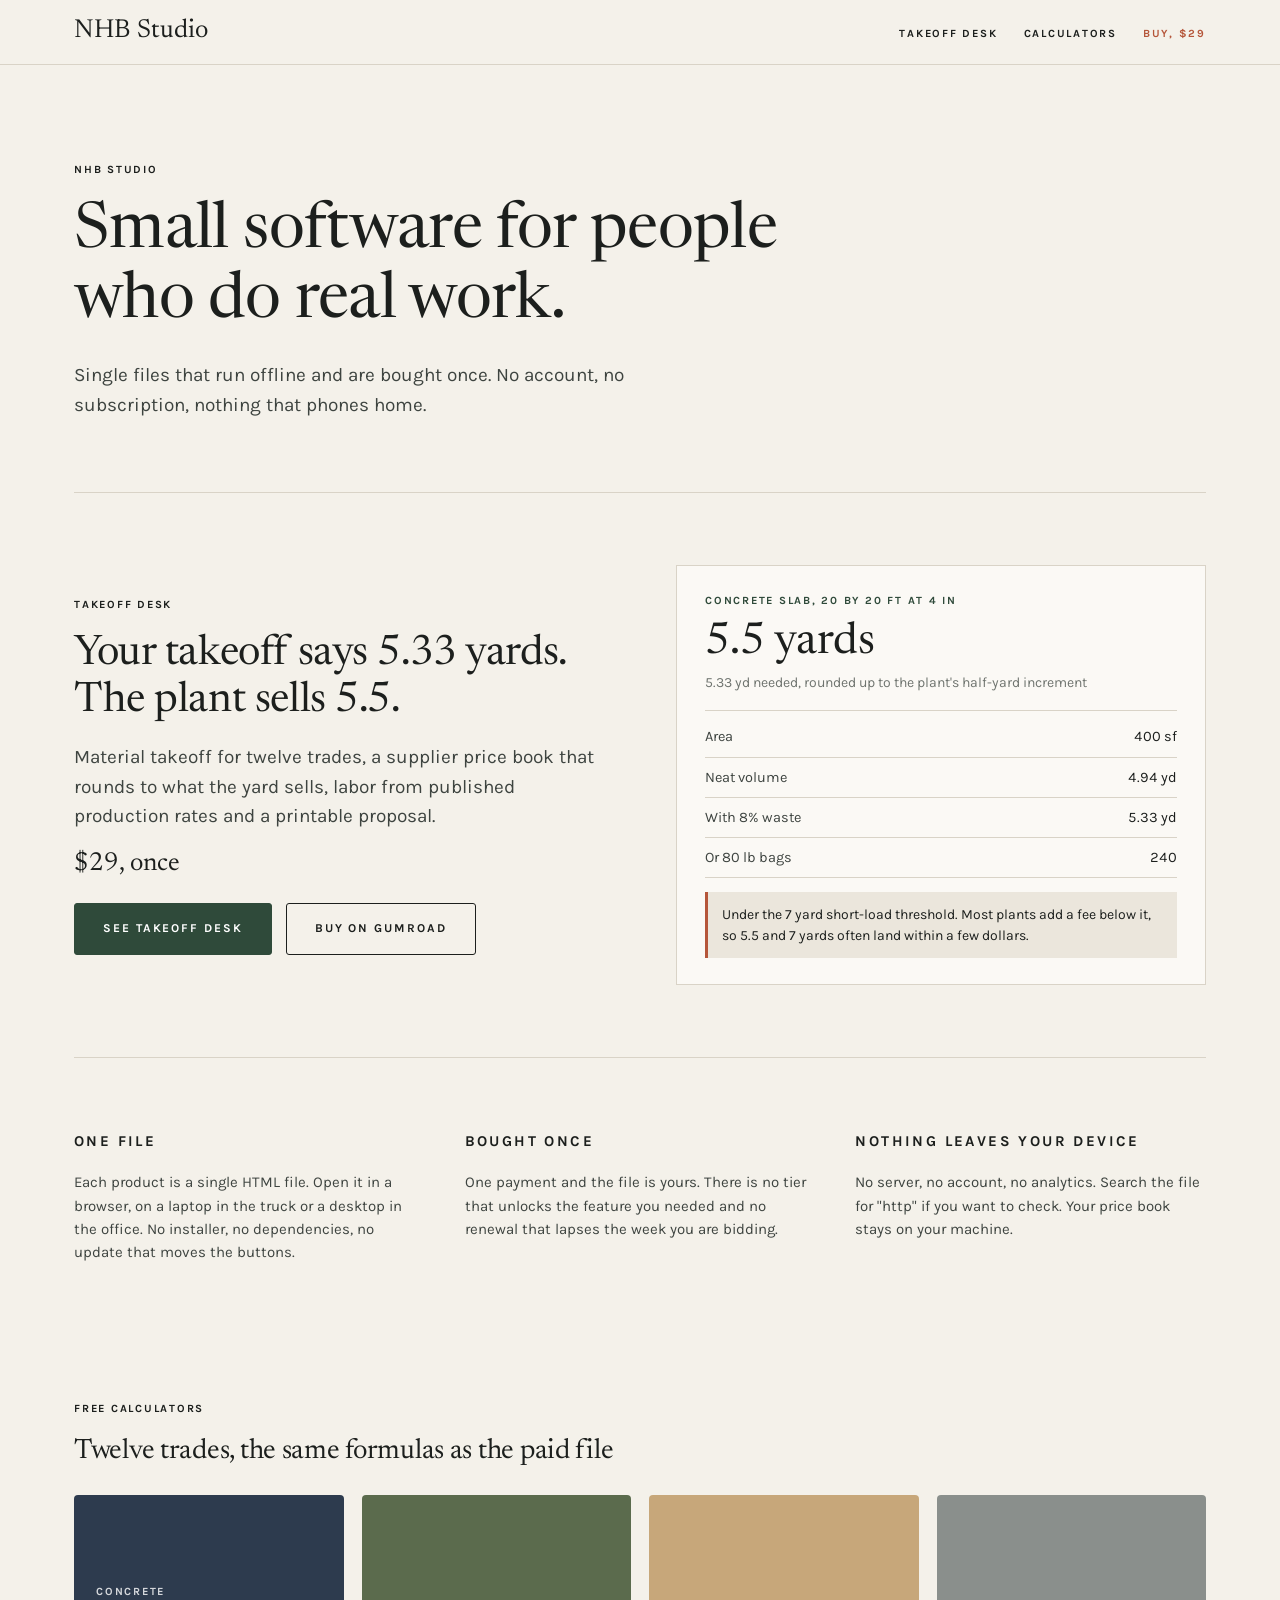
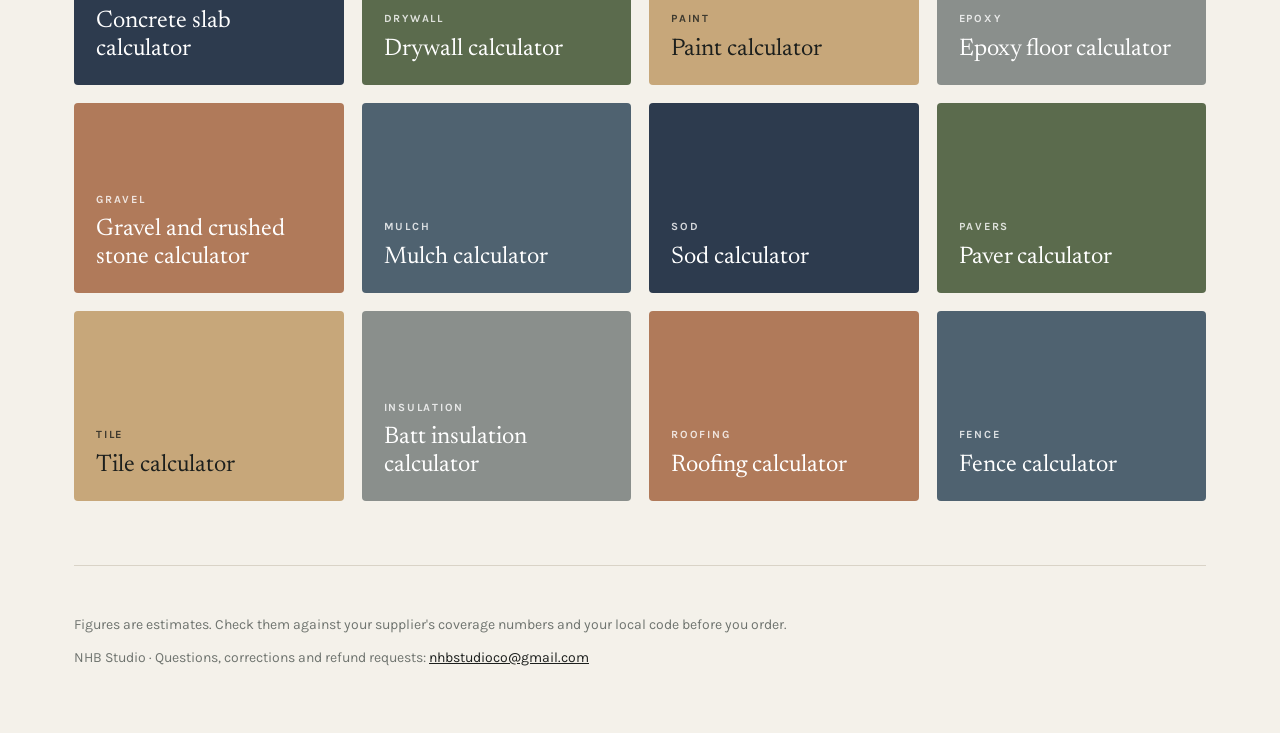
<file: index.html>
<!doctype html>
<html lang="en">
<head>
<meta charset="utf-8">
<meta name="viewport" content="width=device-width,initial-scale=1">
<title>NHB Studio</title>
<meta name="description" content="Small software for people who do real work. Single files that run offline, bought once.">
<link rel="canonical" href="https://nhbstudio.co/">
<link rel="preconnect" href="https://fonts.googleapis.com">
<link rel="preconnect" href="https://fonts.gstatic.com" crossorigin>
<link rel="stylesheet" href="https://fonts.googleapis.com/css2?family=Karla:wght@400;700&family=Newsreader:ital,opsz,wght@0,6..72,400;1,6..72,400&display=swap">
<link rel="stylesheet" href="/site.css">
</head>
<body>
<header class="topbar"><div class="wrap"><a class="wordmark" href="/">NHB Studio</a><ul class="topnav"><li><a href="/takeoff-desk/">Takeoff Desk</a></li><li><a href="/takeoff-desk/concrete-calculator.html">Calculators</a></li><li><a class="sale" href="https://nhbstudio.gumroad.com/l/takeoff-desk?utm_source=nhbstudio.co&amp;utm_medium=nav&amp;utm_campaign=takeoff-desk">Buy, $29</a></li></ul></div></header>
<main class="wrap">
<div class="home-hero"><p class="eyebrow">NHB Studio</p><h1>Small software for people who do real work.</h1><p class="lead">Single files that run offline and are bought once. No account, no subscription, nothing that phones home.</p></div>
<div class="product"><div><p class="eyebrow">Takeoff Desk</p><h2>Your takeoff says 5.33 yards. The plant sells 5.5.</h2><p class="lead" style="margin-top:18px">Material takeoff for twelve trades, a supplier price book that rounds to what the yard sells, labor from published production rates and a printable proposal.</p><p class="price">$29, once</p><a class="buy" href="/takeoff-desk/">See Takeoff Desk</a> <a class="btn ghost" href="https://nhbstudio.gumroad.com/l/takeoff-desk?utm_source=nhbstudio.co&amp;utm_medium=home&amp;utm_campaign=takeoff-desk" style="margin-left:10px">Buy on Gumroad</a></div><div class="specimen"><p class="label">Concrete slab, 20 by 20 ft at 4 in</p><p class="big">5.5 yards</p><p class="sub">5.33 yd needed, rounded up to the plant's half-yard increment</p><div class="rows"><div><span>Area</span><span>400 sf</span></div><div><span>Neat volume</span><span>4.94 yd</span></div><div><span>With 8% waste</span><span>5.33 yd</span></div><div><span>Or 80 lb bags</span><span>240</span></div></div><p class="flag">Under the 7 yard short-load threshold. Most plants add a fee below it, so 5.5 and 7 yards often land within a few dollars.</p></div></div>
<div class="three"><div><p class="label">One file</p><p>Each product is a single HTML file. Open it in a browser, on a laptop in the truck or a desktop in the office. No installer, no dependencies, no update that moves the buttons.</p></div><div><p class="label">Bought once</p><p>One payment and the file is yours. There is no tier that unlocks the feature you needed and no renewal that lapses the week you are bidding.</p></div><div><p class="label">Nothing leaves your device</p><p>No server, no account, no analytics. Search the file for "http" if you want to check. Your price book stays on your machine.</p></div></div>
<div class="more"><p class="eyebrow">Free calculators</p><h2>Twelve trades, the same formulas as the paid file</h2><ul class="tones"><li><a class="t1" href="/takeoff-desk/concrete-calculator.html"><small>concrete</small>Concrete slab calculator</a></li><li><a class="t2" href="/takeoff-desk/drywall-calculator.html"><small>drywall</small>Drywall calculator</a></li><li><a class="t3" href="/takeoff-desk/paint-calculator.html"><small>paint</small>Paint calculator</a></li><li><a class="t4" href="/takeoff-desk/epoxy-calculator.html"><small>epoxy</small>Epoxy floor calculator</a></li><li><a class="t5" href="/takeoff-desk/gravel-calculator.html"><small>gravel</small>Gravel and crushed stone calculator</a></li><li><a class="t6" href="/takeoff-desk/mulch-calculator.html"><small>mulch</small>Mulch calculator</a></li><li><a class="t1" href="/takeoff-desk/sod-calculator.html"><small>sod</small>Sod calculator</a></li><li><a class="t2" href="/takeoff-desk/pavers-calculator.html"><small>pavers</small>Paver calculator</a></li><li><a class="t3" href="/takeoff-desk/tile-calculator.html"><small>tile</small>Tile calculator</a></li><li><a class="t4" href="/takeoff-desk/insulation-calculator.html"><small>insulation</small>Batt insulation calculator</a></li><li><a class="t5" href="/takeoff-desk/roofing-calculator.html"><small>roofing</small>Roofing calculator</a></li><li><a class="t6" href="/takeoff-desk/fence-calculator.html"><small>fence</small>Fence calculator</a></li></ul></div>
<footer><p>Figures are estimates. Check them against your supplier's coverage numbers and your local code before you order.</p><p>NHB Studio &middot; Questions, corrections and refund requests: <a href="mailto:nhbstudioco@gmail.com">nhbstudioco@gmail.com</a></p></footer>
</main>
</body>
</html>
</file>
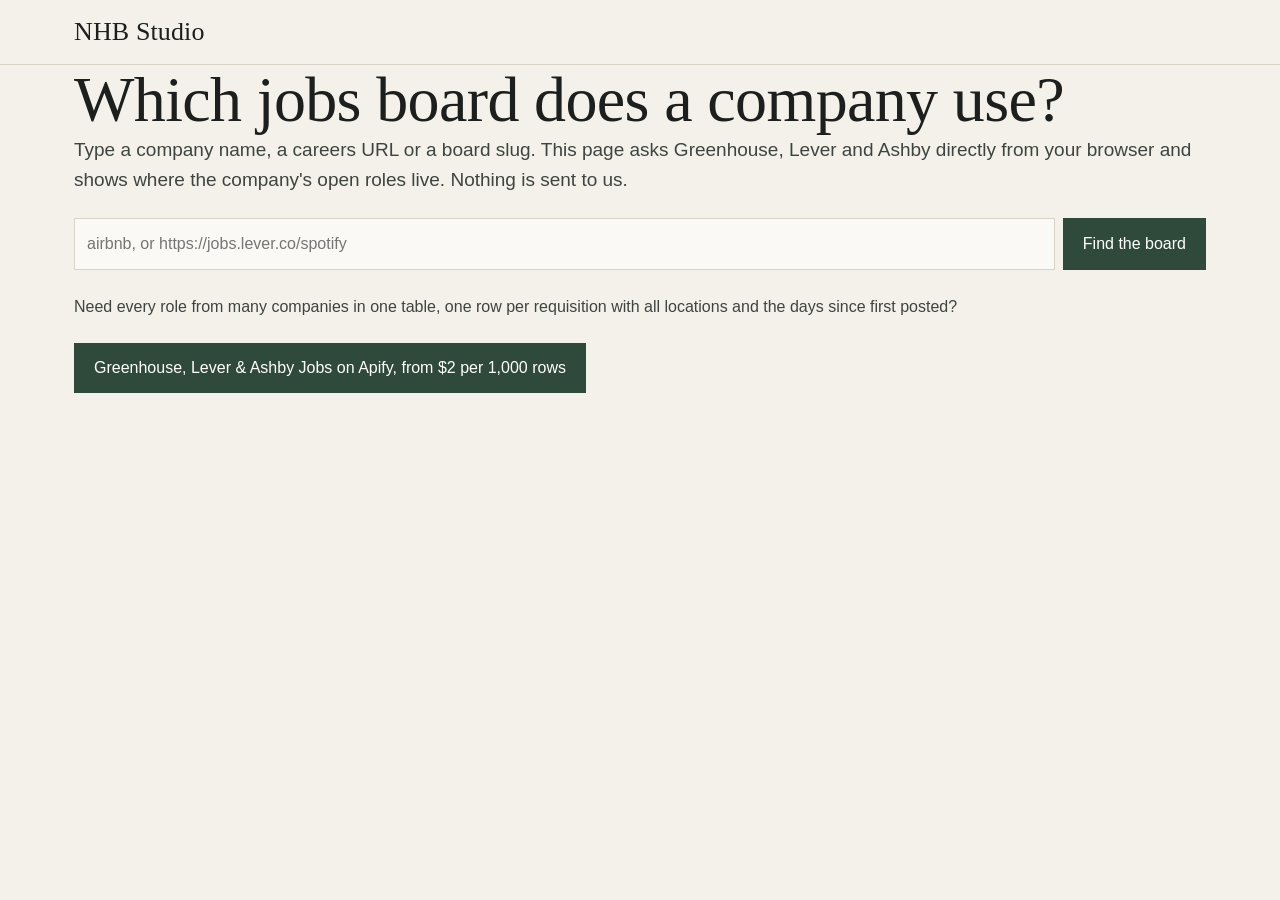
<file: ats-lookup/index.html>
<!doctype html>
<html lang="en">
<head>
<meta charset="utf-8">
<meta name="viewport" content="width=device-width,initial-scale=1">
<title>Greenhouse, Lever and Ashby board finder</title>
<meta name="description" content="Type a company name or careers URL and find out whether its jobs board runs on Greenhouse, Lever or Ashby, and how many roles are open. Runs in your browser.">
<link rel="canonical" href="https://nhbstudio.co/ats-lookup/">
<link rel="stylesheet" href="/site.css">
<style>.f{display:flex;gap:8px;flex-wrap:wrap;margin:24px 0}.f input{flex:1;min-width:240px;padding:12px;font:inherit;border:1px solid var(--rule);background:var(--white)}.f button{padding:12px 20px;font:inherit;background:var(--green);color:#fff;border:0;cursor:pointer}#out li{margin:8px 0}.cta{display:inline-block;margin-top:24px;padding:12px 20px;background:var(--green);color:#fff;text-decoration:none}</style>
</head>
<body>
<header class="topbar"><div class="wrap"><a class="wordmark" href="/">NHB Studio</a></div></header>
<main class="wrap">
<h1>Which jobs board does a company use?</h1>
<p class="lead">Type a company name, a careers URL or a board slug. This page asks Greenhouse, Lever and Ashby directly from your browser and shows where the company's open roles live. Nothing is sent to us.</p>
<form class="f" id="f"><input id="q" placeholder="airbnb, or https://jobs.lever.co/spotify" autocomplete="off" aria-label="Company name or careers URL"><button type="submit">Find the board</button></form>
<ul id="out" aria-live="polite"></ul>
<p>Need every role from many companies in one table, one row per requisition with all locations and the days since first posted?</p>
<a class="cta" href="https://apify.com/nhbstudio/greenhouse-lever-ashby-jobs?utm_source=nhbstudio.co&amp;utm_medium=ats-lookup&amp;utm_campaign=job-board-scraper-actor">Greenhouse, Lever &amp; Ashby Jobs on Apify, from $2 per 1,000 rows</a>
</main>
<script>
(function(){
var out=document.getElementById('out');
function slugs(t){
  t=t.trim();if(!t)return[];
  var m=t.match(/(?:boards(?:-api)?\.greenhouse\.io\/(?:v1\/boards\/)?|job-boards\.greenhouse\.io\/|jobs\.lever\.co\/|api\.lever\.co\/v0\/postings\/|jobs\.ashbyhq\.com\/)([\w%.-]+)/i);
  var s=m?m[1]:t.toLowerCase().replace(/[^a-z0-9-]/g,'');
  var h=s.length&&s!==t.toLowerCase()?[s]:[s];
  if(!m&&/\s/.test(t)){h.push(t.toLowerCase().replace(/[^a-z0-9]/g,''));h.push(t.toLowerCase().replace(/\s+/g,'-').replace(/[^a-z0-9-]/g,''))}
  return h.filter(function(x,i){return x&&h.indexOf(x)===i});
}
var probes=[
 ['Greenhouse',function(s){return 'https://boards-api.greenhouse.io/v1/boards/'+s+'/jobs'},function(d){return d.jobs.length},function(s){return 'https://boards.greenhouse.io/'+s}],
 ['Lever',function(s){return 'https://api.lever.co/v0/postings/'+s+'?mode=json'},function(d){return d.length},function(s){return 'https://jobs.lever.co/'+s}],
 ['Ashby',function(s){return 'https://api.ashbyhq.com/posting-api/job-board/'+s},function(d){return d.jobs.length},function(s){return 'https://jobs.ashbyhq.com/'+s}]
];
document.getElementById('f').addEventListener('submit',function(e){
  e.preventDefault();out.innerHTML='';
  var list=slugs(document.getElementById('q').value),found=0,pending=0;
  if(!list.length)return;
  list.forEach(function(s){probes.forEach(function(p){
    pending++;
    fetch(p[1](s)).then(function(r){return r.ok?r.json():null}).then(function(d){
      if(d){var n=p[2](d);if(n>0){found++;var li=document.createElement('li');
        li.appendChild(document.createTextNode(p[0]+': '));var a=document.createElement('a');a.href=p[3](s);a.textContent=p[3](s);li.appendChild(a);
        li.appendChild(document.createTextNode(' ('+n+' open roles, slug '+s+')'));out.appendChild(li)}}
    }).catch(function(){}).then(function(){
      if(--pending===0&&!found){var li=document.createElement('li');li.textContent='No Greenhouse, Lever or Ashby board answered for that name. Try the slug from the company\'s careers URL.';out.appendChild(li)}
    });
  })});
});
})();
</script>
</body>
</html>
</file>
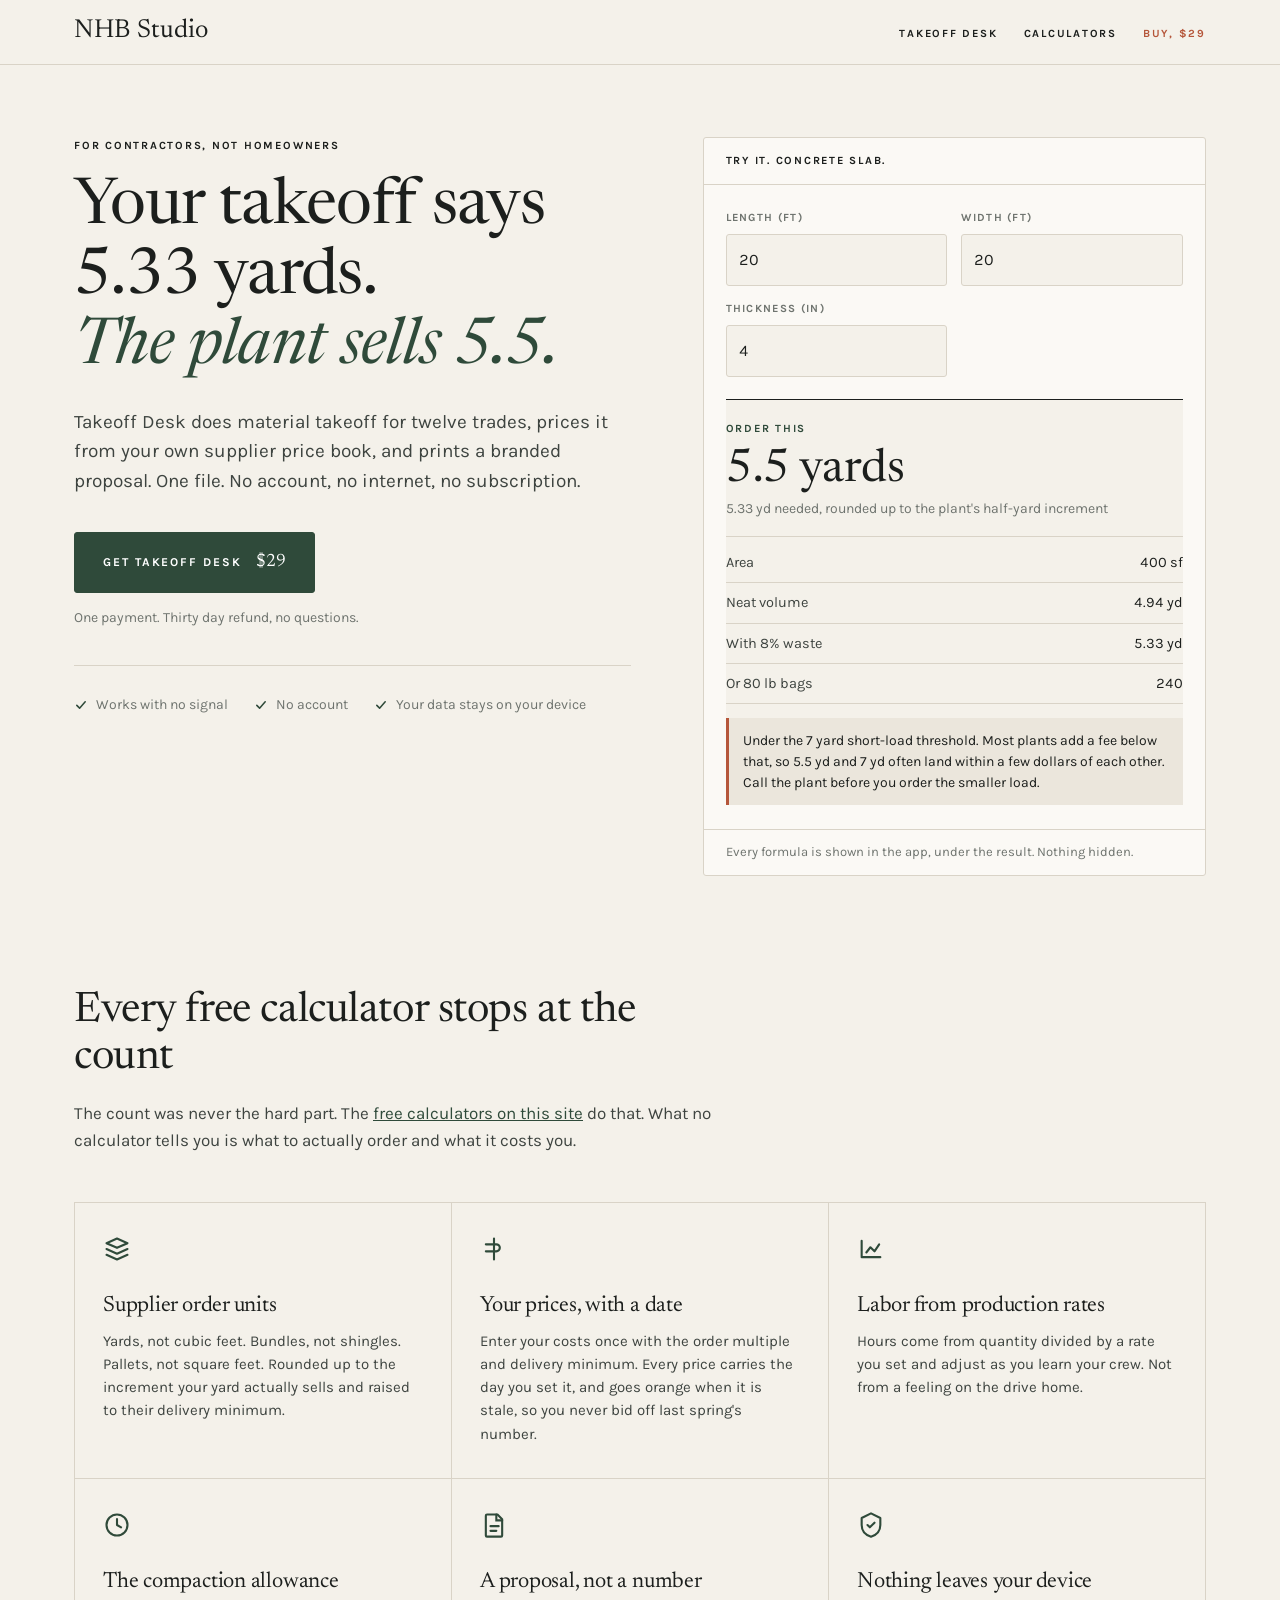
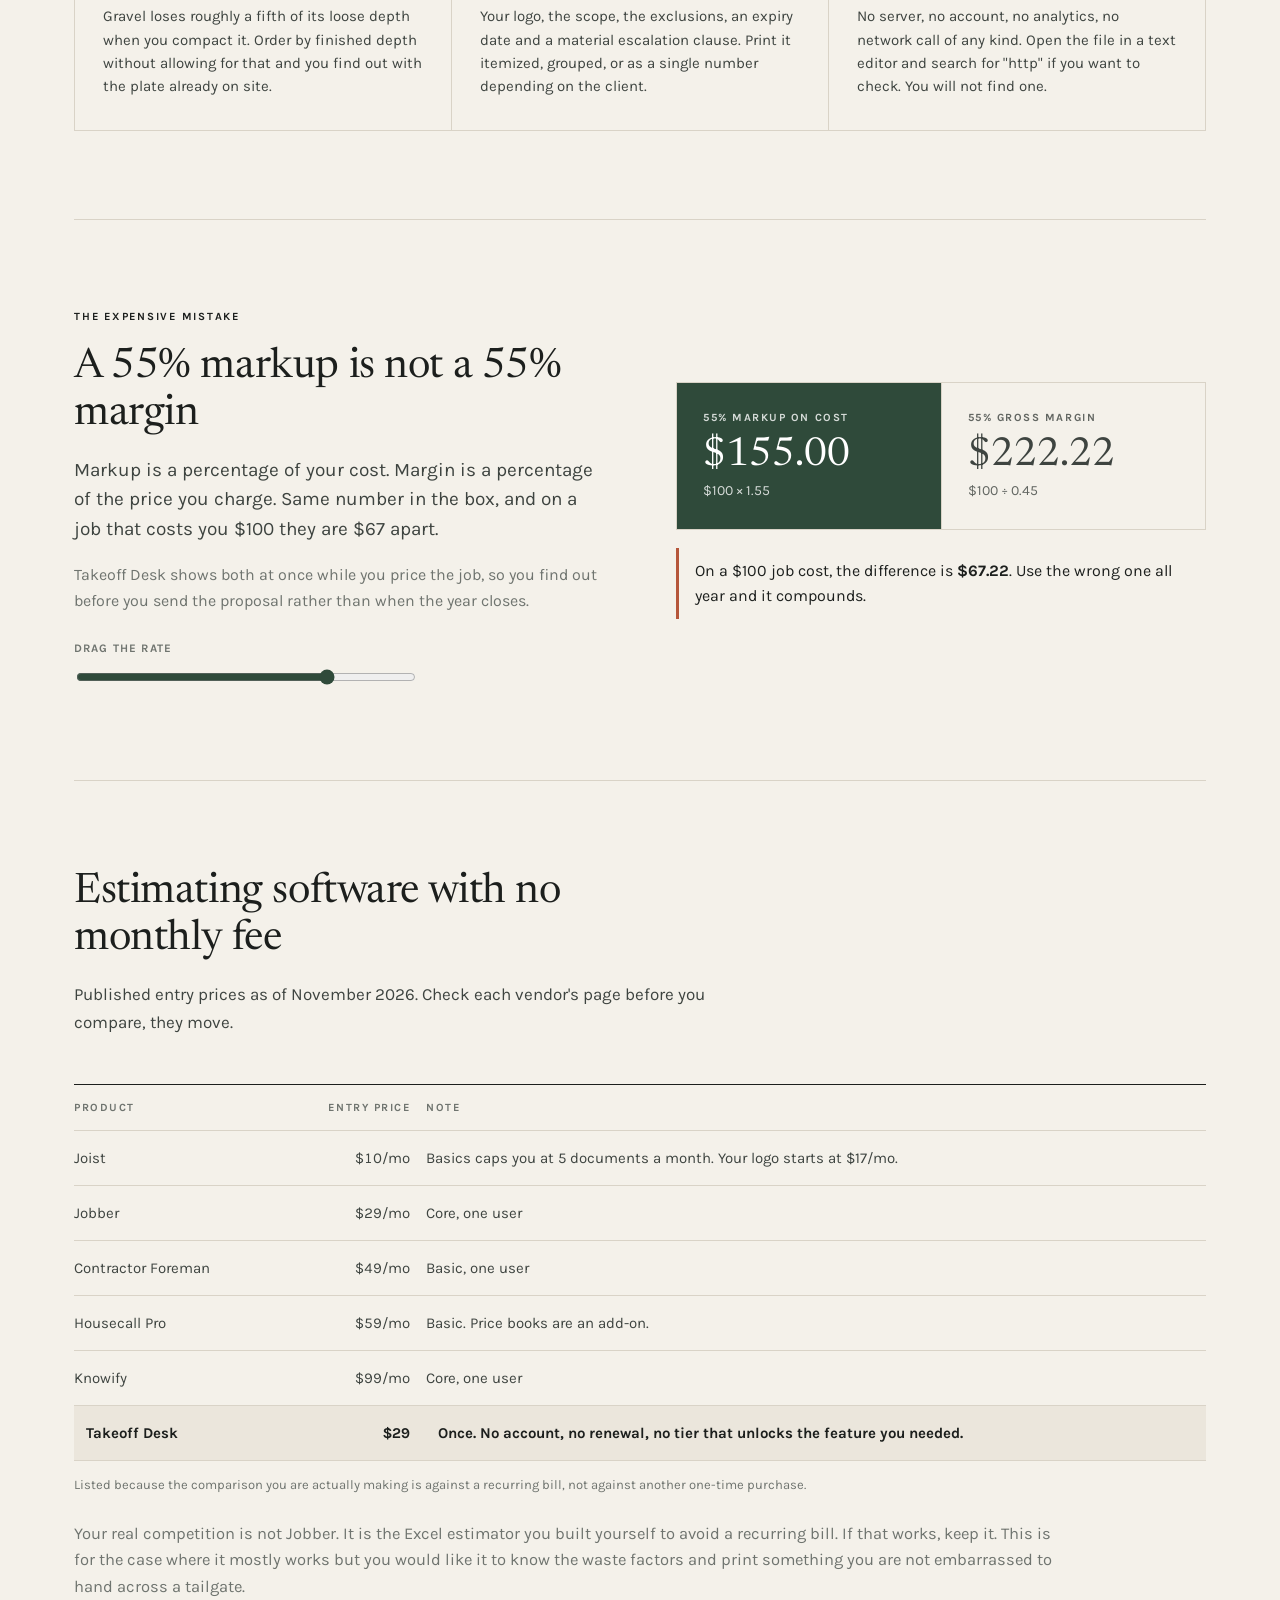
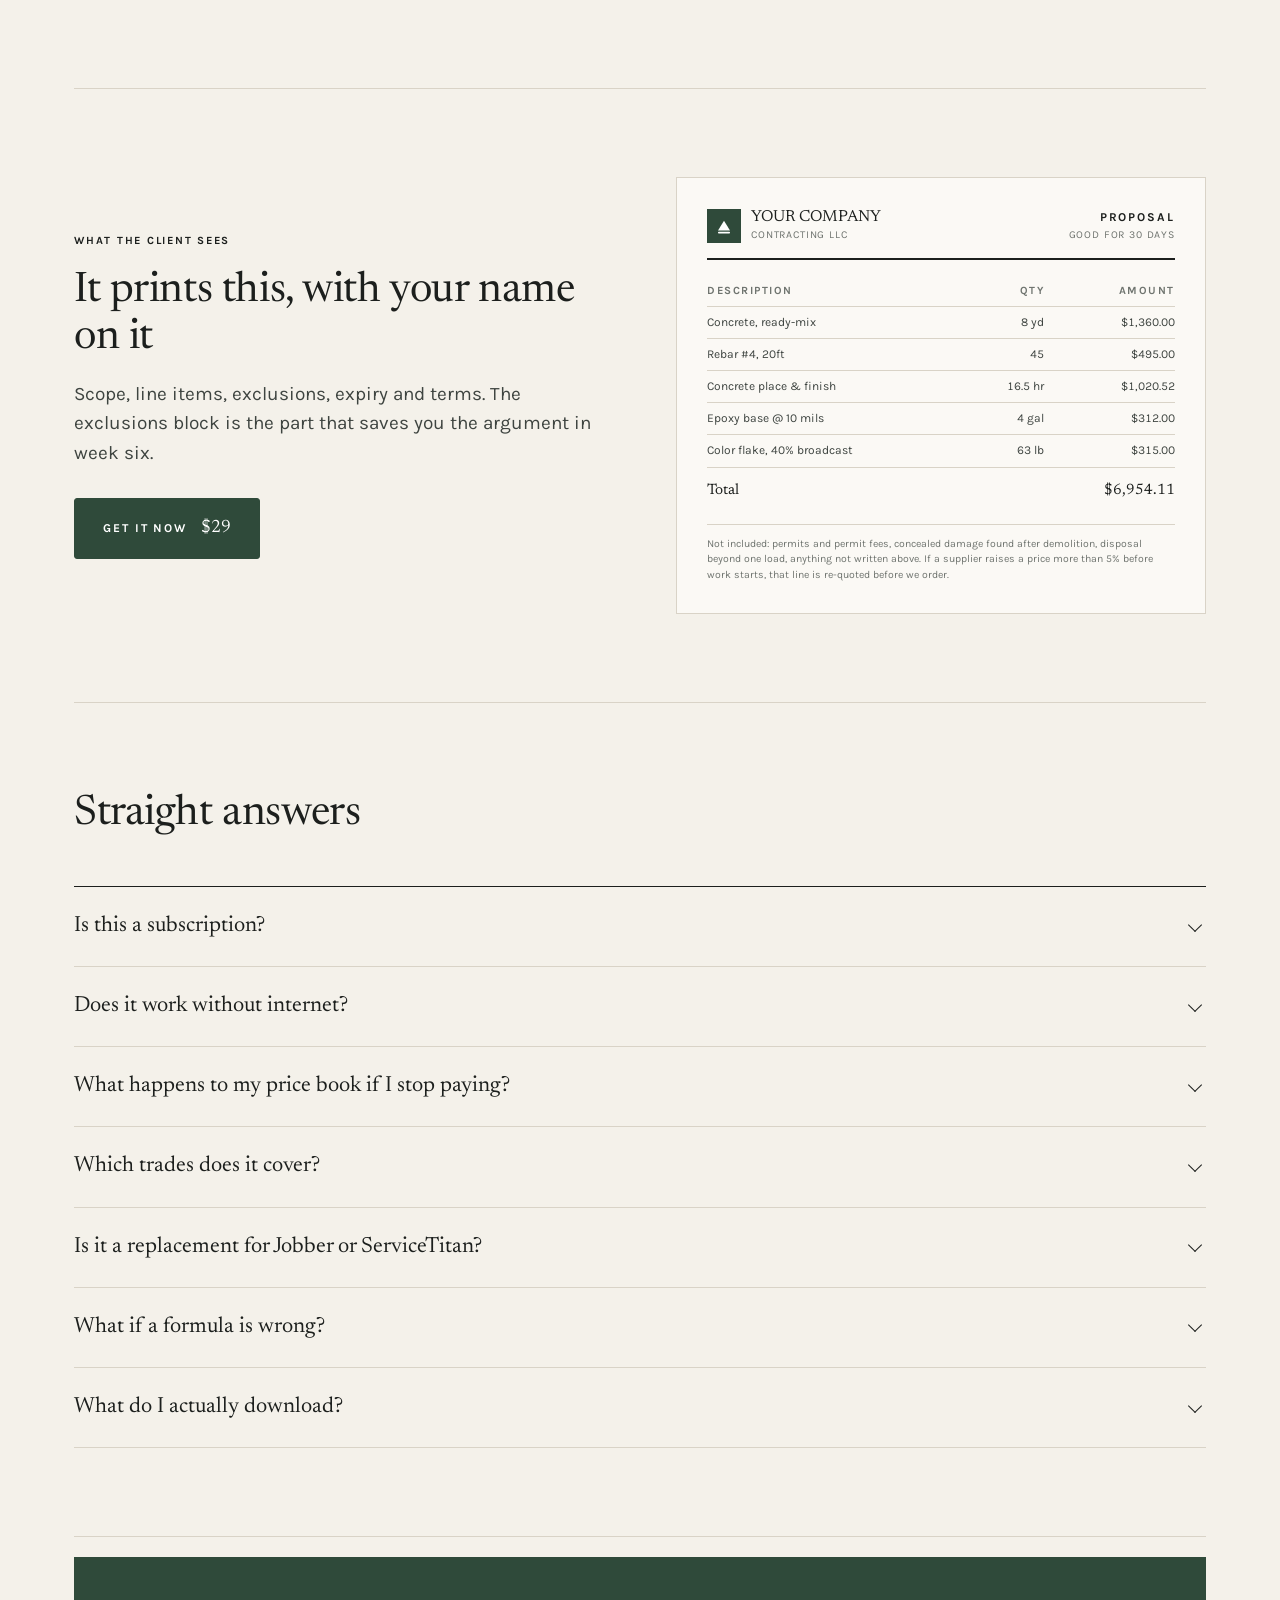
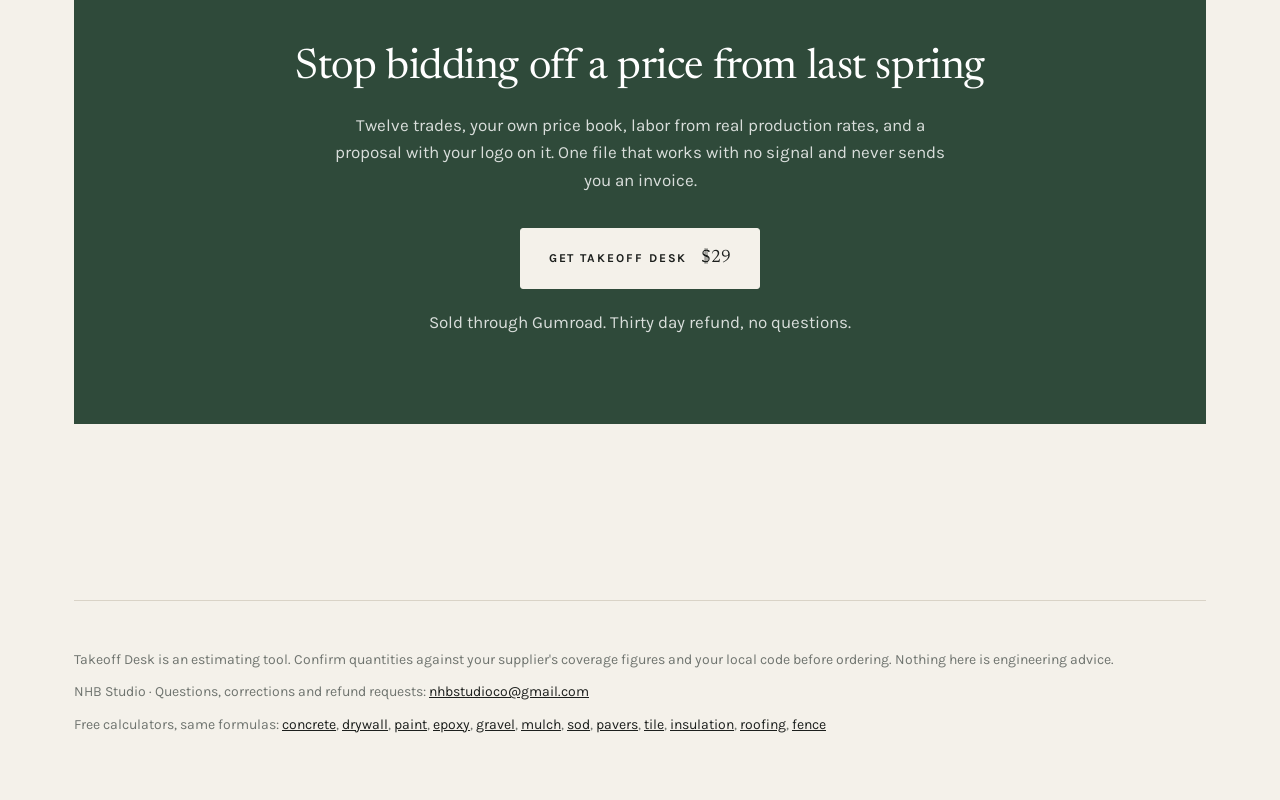
<file: takeoff-desk/index.html>
<!doctype html>
<html lang="en">
<head>
<meta charset="utf-8">
<meta name="viewport" content="width=device-width,initial-scale=1">
<title>Takeoff Desk: offline material takeoff and estimating for contractors</title>
<meta name="description" content="Material takeoff for twelve trades, a supplier price book with order rounding, labor from published production rates and a printable proposal. One HTML file, no account, no subscription. $29.">
<link rel="canonical" href="https://nhbstudio.co/takeoff-desk/">
<link rel="preconnect" href="https://fonts.googleapis.com">
<link rel="preconnect" href="https://fonts.gstatic.com" crossorigin>
<link rel="stylesheet" href="https://fonts.googleapis.com/css2?family=Karla:wght@400;700&family=Newsreader:ital,opsz,wght@0,6..72,400;1,6..72,400&display=swap">
<link rel="stylesheet" href="/site.css">
</head>
<body>
<header class="topbar"><div class="wrap"><a class="wordmark" href="/">NHB Studio</a><ul class="topnav"><li><a href="/takeoff-desk/">Takeoff Desk</a></li><li><a href="/takeoff-desk/concrete-calculator.html">Calculators</a></li><li><a class="sale" href="https://nhbstudio.gumroad.com/l/takeoff-desk?utm_source=nhbstudio.co&amp;utm_medium=nav&amp;utm_campaign=takeoff-desk">Buy, $29</a></li></ul></div></header>
<a class="sr" href="#buy-final">Skip to purchase</a>

<main class="wrap">

  <!-- ============ HERO ============ -->
  <header class="hero">
    <div class="hero-grid">
      <div>
        <p class="eyebrow">For contractors, not homeowners</p>
        <h1>Your takeoff says 5.33 yards.<br><span class="hl">The plant sells 5.5.</span></h1>
        <p class="lead">Takeoff Desk does material takeoff for twelve trades, prices it from your own supplier price book, and prints a branded proposal. One file. No account, no internet, no subscription.</p>

        <div class="hero-cta">
          <a class="buy" href="https://nhbstudio.gumroad.com/l/takeoff-desk?utm_source=nhbstudio.co&amp;utm_medium=landing&amp;utm_campaign=takeoff-desk">
            Get Takeoff Desk
            <span class="amt" data-gumroad-field="price">$29</span>
          </a>
          <p class="buy-note">One payment. Thirty day refund, no questions.</p>
        </div>

        <ul class="trust">
          <li><svg class="tick" viewBox="0 0 20 20" fill="none" aria-hidden="true"><path d="M4 10.5l4 4 8-9" stroke="currentColor" stroke-width="2.2" stroke-linecap="round" stroke-linejoin="round"/></svg>Works with no signal</li>
          <li><svg class="tick" viewBox="0 0 20 20" fill="none" aria-hidden="true"><path d="M4 10.5l4 4 8-9" stroke="currentColor" stroke-width="2.2" stroke-linecap="round" stroke-linejoin="round"/></svg>No account</li>
          <li><svg class="tick" viewBox="0 0 20 20" fill="none" aria-hidden="true"><path d="M4 10.5l4 4 8-9" stroke="currentColor" stroke-width="2.2" stroke-linecap="round" stroke-linejoin="round"/></svg>Your data stays on your device</li>
        </ul>
      </div>

      <!-- live demo -->
      <div class="demo" id="demo">
        <div class="demo-hd">
          <span class="dots" aria-hidden="true"><i></i><i></i><i></i></span>
          <span>Try it. Concrete slab.</span>
        </div>
        <div class="demo-bd">
          <div class="fields">
            <div class="field">
              <label for="d-l">Length (ft)</label>
              <input id="d-l" type="number" value="20" min="1" step="any">
            </div>
            <div class="field">
              <label for="d-w">Width (ft)</label>
              <input id="d-w" type="number" value="20" min="1" step="any">
            </div>
            <div class="field">
              <label for="d-d">Thickness (in)</label>
              <input id="d-d" type="number" value="4" min="1" step="any">
            </div>
          </div>

          <div class="result">
            <p class="cap">Order this</p>
            <p class="big" id="d-order">5.5 yards</p>
            <p class="sub" id="d-sub">5.33 yd needed, rounded up to the plant's half-yard increment</p>
            <div class="rows">
              <div><span>Area</span><span id="d-area">400 sf</span></div>
              <div><span>Neat volume</span><span id="d-neat">4.94 yd</span></div>
              <div><span>With 8% waste</span><span id="d-waste">5.33 yd</span></div>
              <div><span>Or 80 lb bags</span><span id="d-bags">240</span></div>
            </div>
            <p class="alert" id="d-alert" hidden></p>
          </div>
        </div>
        <p class="demo-ft">Every formula is shown in the app, under the result. Nothing hidden.</p>
      </div>
    </div>
  </header>

  <!-- ============ THE GAP ============ -->
  <section>
    <div class="sec-head">
      <h2>Every free calculator stops at the count</h2>
      <p>The count was never the hard part. The <a href="concrete-calculator.html">free calculators on this site</a> do that. What no calculator tells you is what to actually order and what it costs you.</p>
    </div>

    <div class="grid3">
      <div class="card feat">
        <div class="ic"><svg viewBox="0 0 24 24" fill="none" aria-hidden="true"><path d="M3 7l9-4 9 4-9 4-9-4z" stroke="currentColor" stroke-width="1.8" stroke-linejoin="round"/><path d="M3 12l9 4 9-4M3 17l9 4 9-4" stroke="currentColor" stroke-width="1.8" stroke-linecap="round" stroke-linejoin="round"/></svg></div>
        <h3>Supplier order units</h3>
        <p>Yards, not cubic feet. Bundles, not shingles. Pallets, not square feet. Rounded up to the increment your yard actually sells and raised to their delivery minimum.</p>
      </div>
      <div class="card feat">
        <div class="ic"><svg viewBox="0 0 24 24" fill="none" aria-hidden="true"><path d="M12 3v18M5 8h9a3 3 0 010 6H5" stroke="currentColor" stroke-width="1.8" stroke-linecap="round" stroke-linejoin="round"/></svg></div>
        <h3>Your prices, with a date</h3>
        <p>Enter your costs once with the order multiple and delivery minimum. Every price carries the day you set it, and goes orange when it is stale, so you never bid off last spring's number.</p>
      </div>
      <div class="card feat">
        <div class="ic"><svg viewBox="0 0 24 24" fill="none" aria-hidden="true"><path d="M4 19V5M4 19h16" stroke="currentColor" stroke-width="1.8" stroke-linecap="round"/><path d="M8 15l3.5-4.5L15 14l4-6" stroke="currentColor" stroke-width="1.8" stroke-linecap="round" stroke-linejoin="round"/></svg></div>
        <h3>Labor from production rates</h3>
        <p>Hours come from quantity divided by a rate you set and adjust as you learn your crew. Not from a feeling on the drive home.</p>
      </div>
      <div class="card feat">
        <div class="ic"><svg viewBox="0 0 24 24" fill="none" aria-hidden="true"><path d="M3 12a9 9 0 1018 0 9 9 0 00-18 0z" stroke="currentColor" stroke-width="1.8"/><path d="M12 7v5l3.5 2" stroke="currentColor" stroke-width="1.8" stroke-linecap="round" stroke-linejoin="round"/></svg></div>
        <h3>The compaction allowance</h3>
        <p>Gravel loses roughly a fifth of its loose depth when you compact it. Order by finished depth without allowing for that and you find out with the plate already on site.</p>
      </div>
      <div class="card feat">
        <div class="ic"><svg viewBox="0 0 24 24" fill="none" aria-hidden="true"><path d="M6 3h9l4 4v14a1 1 0 01-1 1H6a1 1 0 01-1-1V4a1 1 0 011-1z" stroke="currentColor" stroke-width="1.8" stroke-linejoin="round"/><path d="M14 3v5h5M9 13h7M9 17h5" stroke="currentColor" stroke-width="1.8" stroke-linecap="round"/></svg></div>
        <h3>A proposal, not a number</h3>
        <p>Your logo, the scope, the exclusions, an expiry date and a material escalation clause. Print it itemized, grouped, or as a single number depending on the client.</p>
      </div>
      <div class="card feat">
        <div class="ic"><svg viewBox="0 0 24 24" fill="none" aria-hidden="true"><path d="M12 2l8 4v6c0 5-3.4 8.6-8 10-4.6-1.4-8-5-8-10V6l8-4z" stroke="currentColor" stroke-width="1.8" stroke-linejoin="round"/><path d="M9 12l2 2 4-4" stroke="currentColor" stroke-width="1.8" stroke-linecap="round" stroke-linejoin="round"/></svg></div>
        <h3>Nothing leaves your device</h3>
        <p>No server, no account, no analytics, no network call of any kind. Open the file in a text editor and search for "http" if you want to check. You will not find one.</p>
      </div>
    </div>
  </section>

  <!-- ============ MARKUP VS MARGIN ============ -->
  <section>
    <div class="split">
      <div>
        <p class="eyebrow">The expensive mistake</p>
        <h2>A 55% markup is not a 55% margin</h2>
        <p class="lead" style="margin-top:18px">Markup is a percentage of your cost. Margin is a percentage of the price you charge. Same number in the box, and on a job that costs you $100 they are $67 apart.</p>
        <p style="margin-top:18px;font-size:16px;color:var(--muted)">Takeoff Desk shows both at once while you price the job, so you find out before you send the proposal rather than when the year closes.</p>

        <div style="margin-top:26px">
          <label for="mm-rate" style="display:block;font-size:11.5px;font-weight:700;letter-spacing:.1em;text-transform:uppercase;color:var(--muted);margin-bottom:9px">Drag the rate</label>
          <input id="mm-rate" type="range" min="10" max="70" value="55" step="5" style="width:100%;max-width:340px;accent-color:var(--brand)">
        </div>
      </div>

      <div>
        <div class="mm">
          <div class="mm-card on">
            <p class="k"><span id="mm-r1">55</span>% markup on cost</p>
            <p class="v" id="mm-markup">$155.00</p>
            <p class="d">$100 &times; <span id="mm-mult">1.55</span></p>
          </div>
          <div class="mm-card">
            <p class="k"><span id="mm-r2">55</span>% gross margin</p>
            <p class="v" id="mm-margin">$222.22</p>
            <p class="d">$100 &divide; <span id="mm-div">0.45</span></p>
          </div>
        </div>
        <p class="gap-note">On a $100 job cost, the difference is <strong id="mm-gap">$67.22</strong>. Use the wrong one all year and it compounds.</p>
      </div>
    </div>
  </section>

  <!-- ============ PRICE ============ -->
  <section>
    <div class="sec-head">
      <h2>Estimating software with no monthly fee</h2>
      <p>Published entry prices as of November 2026. Check each vendor's page before you compare, they move.</p>
    </div>

    <div class="tablewrap">
      <table>
        <caption>Listed because the comparison you are actually making is against a recurring bill, not against another one-time purchase.</caption>
        <thead>
          <tr><th scope="col">Product</th><th scope="col" class="num">Entry price</th><th scope="col">Note</th></tr>
        </thead>
        <tbody>
          <tr><td>Joist</td><td class="num">$10/mo</td><td>Basics caps you at 5 documents a month. Your logo starts at $17/mo.</td></tr>
          <tr><td>Jobber</td><td class="num">$29/mo</td><td>Core, one user</td></tr>
          <tr><td>Contractor Foreman</td><td class="num">$49/mo</td><td>Basic, one user</td></tr>
          <tr><td>Housecall Pro</td><td class="num">$59/mo</td><td>Basic. Price books are an add-on.</td></tr>
          <tr><td>Knowify</td><td class="num">$99/mo</td><td>Core, one user</td></tr>
          <tr class="us"><td>Takeoff Desk</td><td class="num" data-gumroad-field="price">$29</td><td>Once. No account, no renewal, no tier that unlocks the feature you needed.</td></tr>
        </tbody>
      </table>
    </div>

    <p style="margin-top:26px;font-size:16.5px;color:var(--muted);max-width:60em">Your real competition is not Jobber. It is the Excel estimator you built yourself to avoid a recurring bill. If that works, keep it. This is for the case where it mostly works but you would like it to know the waste factors and print something you are not embarrassed to hand across a tailgate.</p>
  </section>

  <!-- ============ WHAT THEY GET ============ -->
  <section>
    <div class="split">
      <div>
        <p class="eyebrow">What the client sees</p>
        <h2>It prints this, with your name on it</h2>
        <p class="lead" style="margin-top:18px">Scope, line items, exclusions, expiry and terms. The exclusions block is the part that saves you the argument in week six.</p>
        <div style="margin-top:30px">
          <a class="buy" href="https://nhbstudio.gumroad.com/l/takeoff-desk?utm_source=nhbstudio.co&amp;utm_medium=landing&amp;utm_campaign=takeoff-desk">
            Get it now <span class="amt" data-gumroad-field="price">$29</span>
          </a>
        </div>
      </div>

      <div class="paper" role="img" aria-label="Example printed proposal showing a contractor letterhead, line items for a garage slab and epoxy floor, exclusions, and a total of six thousand nine hundred and fifty four dollars.">
        <div class="paper-hd">
          <div class="co">
            <span class="logo" aria-hidden="true"><svg viewBox="0 0 24 24" fill="none"><path d="M4 18L12 5l8 13H4z" fill="currentColor"/><rect x="4" y="19.5" width="16" height="2.4" rx="1" fill="currentColor"/></svg></span>
            <span>
              <span class="nm">YOUR COMPANY</span>
              <span class="sm">CONTRACTING LLC</span>
            </span>
          </div>
          <div class="doc"><b>PROPOSAL</b><span class="sm">Good for 30 days</span></div>
        </div>

        <table>
          <thead><tr><th scope="col">Description</th><th scope="col" class="num">Qty</th><th scope="col" class="num">Amount</th></tr></thead>
          <tbody>
            <tr><td>Concrete, ready-mix</td><td class="num">8 yd</td><td class="num">$1,360.00</td></tr>
            <tr><td>Rebar #4, 20ft</td><td class="num">45</td><td class="num">$495.00</td></tr>
            <tr><td>Concrete place &amp; finish</td><td class="num">16.5 hr</td><td class="num">$1,020.52</td></tr>
            <tr><td>Epoxy base @ 10 mils</td><td class="num">4 gal</td><td class="num">$312.00</td></tr>
            <tr><td>Color flake, 40% broadcast</td><td class="num">63 lb</td><td class="num">$315.00</td></tr>
          </tbody>
          <tfoot><tr><td>Total</td><td></td><td class="num">$6,954.11</td></tr></tfoot>
        </table>

        <p class="terms">Not included: permits and permit fees, concealed damage found after demolition, disposal beyond one load, anything not written above. If a supplier raises a price more than 5% before work starts, that line is re-quoted before we order.</p>
      </div>
    </div>
  </section>

  <!-- ============ FAQ ============ -->
  <section>
    <div class="sec-head"><h2>Straight answers</h2></div>
    <div class="faq">
      <details>
        <summary>Is this a subscription?</summary>
        <p class="ans">No. One payment, one file, yours. There is no account to keep, nothing to renew, and no tier that unlocks the feature you actually needed.</p>
      </details>
      <details>
        <summary>Does it work without internet?</summary>
        <p class="ans">Yes, that is the point. It is a single HTML file on your own device. Once it is downloaded there is no server involved, so it runs in a basement, a crawlspace, or a lot with no signal.</p>
      </details>
      <details>
        <summary>What happens to my price book if I stop paying?</summary>
        <p class="ans">Nothing, because there is nothing to stop paying. You bought the file. It stays on your device and keeps working.</p>
      </details>
      <details>
        <summary>Which trades does it cover?</summary>
        <p class="ans">Twelve. Concrete, drywall, paint, epoxy, gravel, mulch, sod, pavers, tile, insulation, roofing and fence. Each with its own waste factor, its own order units and the formula printed under the result.</p>
      </details>
      <details>
        <summary>Is it a replacement for Jobber or ServiceTitan?</summary>
        <p class="ans">No. Those are field service platforms with scheduling, dispatch, payments and a CRM. This does takeoff, estimating and the proposal document, and nothing else. If you need dispatch, buy dispatch.</p>
      </details>
      <details>
        <summary>What if a formula is wrong?</summary>
        <p class="ans">Tell me which material, what you entered and what you expected, and I will fix it and send you the updated file. A wrong constant is worth more to me than a polite review. Thirty day refund either way, no questions.</p>
      </details>
      <details>
        <summary>What do I actually download?</summary>
        <p class="ans">A zip with three files. The app itself as one HTML file, a plain README that walks you through setup in about ten minutes, and a changelog. No installer, no dependencies.</p>
      </details>
    </div>
  </section>

  <!-- ============ FINAL ============ -->
  <section style="padding-top:20px">
    <div class="final" id="buy-final">
      <h2>Stop bidding off a price from last spring</h2>
      <p>Twelve trades, your own price book, labor from real production rates, and a proposal with your logo on it. One file that works with no signal and never sends you an invoice.</p>
      <a class="buy" href="https://nhbstudio.gumroad.com/l/takeoff-desk?utm_source=nhbstudio.co&amp;utm_medium=landing&amp;utm_campaign=takeoff-desk">
        Get Takeoff Desk
        <span class="amt" data-gumroad-field="price">$29</span>
      </a>
      <p class="rating">Sold through Gumroad. Thirty day refund, no questions.</p>
    </div>
  </section>

  <footer>
    <p>Takeoff Desk is an estimating tool. Confirm quantities against your supplier's coverage figures and your local code before ordering. Nothing here is engineering advice.</p>
    <p>NHB Studio &middot; Questions, corrections and refund requests: <a href="mailto:nhbstudioco@gmail.com">nhbstudioco@gmail.com</a></p>
    <p>Free calculators, same formulas: <a href="concrete-calculator.html">concrete</a>, <a href="drywall-calculator.html">drywall</a>, <a href="paint-calculator.html">paint</a>, <a href="epoxy-calculator.html">epoxy</a>, <a href="gravel-calculator.html">gravel</a>, <a href="mulch-calculator.html">mulch</a>, <a href="sod-calculator.html">sod</a>, <a href="pavers-calculator.html">pavers</a>, <a href="tile-calculator.html">tile</a>, <a href="insulation-calculator.html">insulation</a>, <a href="roofing-calculator.html">roofing</a>, <a href="fence-calculator.html">fence</a></p>
  </footer>

</main>

<script>
(function () {
  "use strict";
  var $ = function (id) { return document.getElementById(id); };
  var up = function (n) { return Math.ceil(n - 1e-9); };
  var rd = function (n, d) { var p = Math.pow(10, d === undefined ? 2 : d); return Math.round(n * p) / p; };
  var usd = function (n) {
    return "$" + n.toLocaleString("en-US", { minimumFractionDigits: 2, maximumFractionDigits: 2 });
  };

  /* ---- live takeoff demo ---- */
  var L = $("d-l"), W = $("d-w"), D = $("d-d");
  function takeoff() {
    if (!L || !W || !D) return;
    var l = parseFloat(L.value) || 0, w = parseFloat(W.value) || 0, d = parseFloat(D.value) || 0;
    var area = l * w;
    var cuft = area * (d / 12);
    var neat = cuft / 27;
    var waste = neat * 1.08;
    var order = Math.ceil(waste / 0.5 - 1e-9) * 0.5;      // half-yard increments
    if (order < 1 && order > 0) order = 1;                 // one yard minimum

    $("d-order").textContent = rd(order, 2) + (order === 1 ? " yard" : " yards");
    $("d-sub").textContent = rd(waste, 2) + " yd needed, rounded up to the plant's half-yard increment";
    $("d-area").textContent = rd(area, 0).toLocaleString("en-US") + " sf";
    $("d-neat").textContent = rd(neat, 2) + " yd";
    $("d-waste").textContent = rd(waste, 2) + " yd";
    $("d-bags").textContent = up(cuft * 1.08 / 0.6).toLocaleString("en-US");

    var alert = $("d-alert");
    if (order > 0 && order < 7) {
      alert.textContent = "Under the 7 yard short-load threshold. Most plants add a fee below that, so "
        + rd(order, 2) + " yd and 7 yd often land within a few dollars of each other. Call the plant before you order the smaller load.";
      alert.hidden = false;
    } else {
      alert.hidden = true;
    }
  }
  [L, W, D].forEach(function (el) { if (el) el.addEventListener("input", takeoff); });
  takeoff();

  /* ---- markup vs margin ---- */
  var R = $("mm-rate");
  function mm() {
    if (!R) return;
    var r = parseFloat(R.value) || 0, f = r / 100;
    var markup = 100 * (1 + f);
    var margin = f >= 1 ? 0 : 100 / (1 - f);
    $("mm-r1").textContent = r;
    $("mm-r2").textContent = r;
    $("mm-markup").textContent = usd(markup);
    $("mm-margin").textContent = f >= 1 ? "no finite price" : usd(margin);
    $("mm-mult").textContent = rd(1 + f, 3);
    $("mm-div").textContent = rd(1 - f, 3);
    $("mm-gap").textContent = f >= 1 ? "unbounded" : usd(margin - markup);
  }
  if (R) { R.addEventListener("input", mm); mm(); }

  /* ---- reveal on scroll ---- */
  var targets = document.querySelectorAll("section > .sec-head, .card, .paper, .tablewrap, .mm, .final");
  if ("IntersectionObserver" in window && targets.length) {
    Array.prototype.forEach.call(targets, function (el) { el.classList.add("reveal"); });
    var io = new IntersectionObserver(function (entries) {
      entries.forEach(function (e) {
        if (e.isIntersecting) { e.target.classList.add("in"); io.unobserve(e.target); }
      });
    }, { rootMargin: "0px 0px -8% 0px", threshold: 0.06 });
    Array.prototype.forEach.call(targets, function (el) { io.observe(el); });
    // Failsafe: if the observer never fires for any reason, nothing stays invisible.
    setTimeout(function () {
      Array.prototype.forEach.call(targets, function (el) { el.classList.add("in"); });
    }, 2500);
  }
})();
</script>
</body>
</html>
</file>
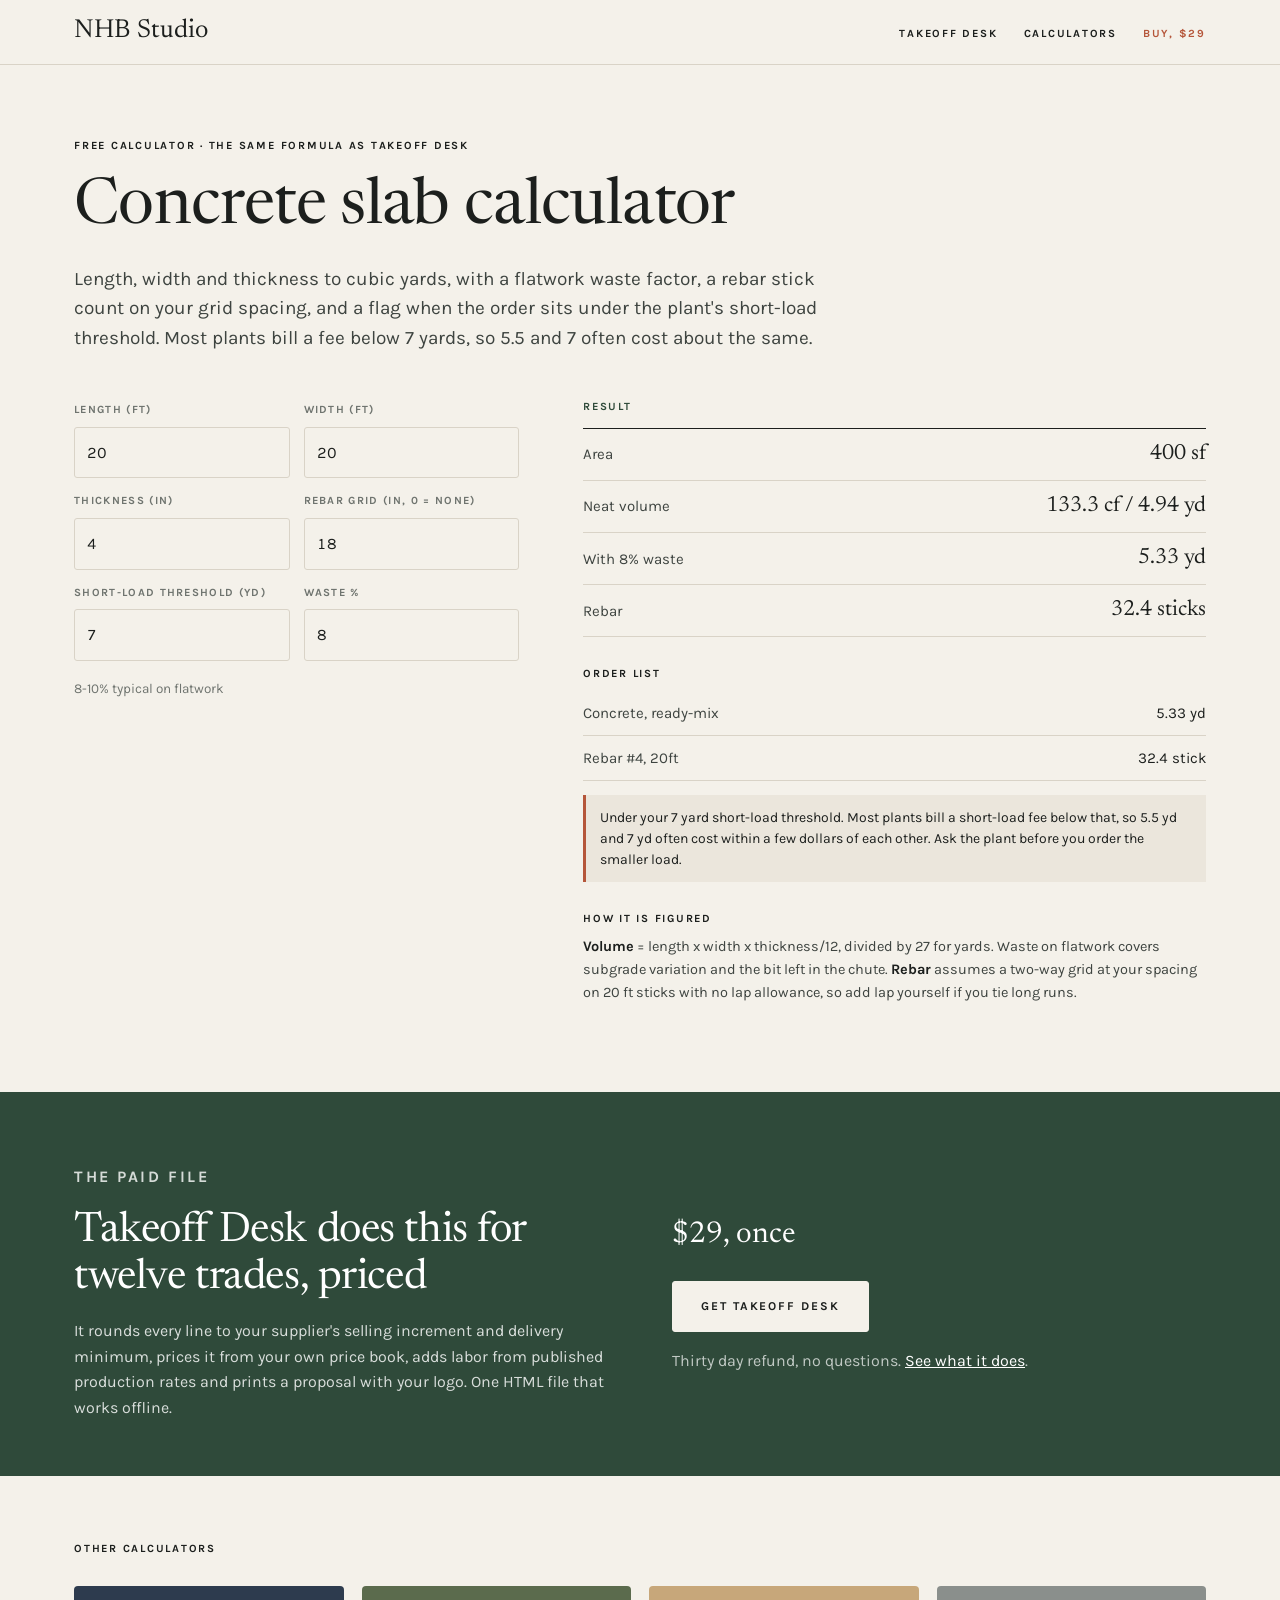
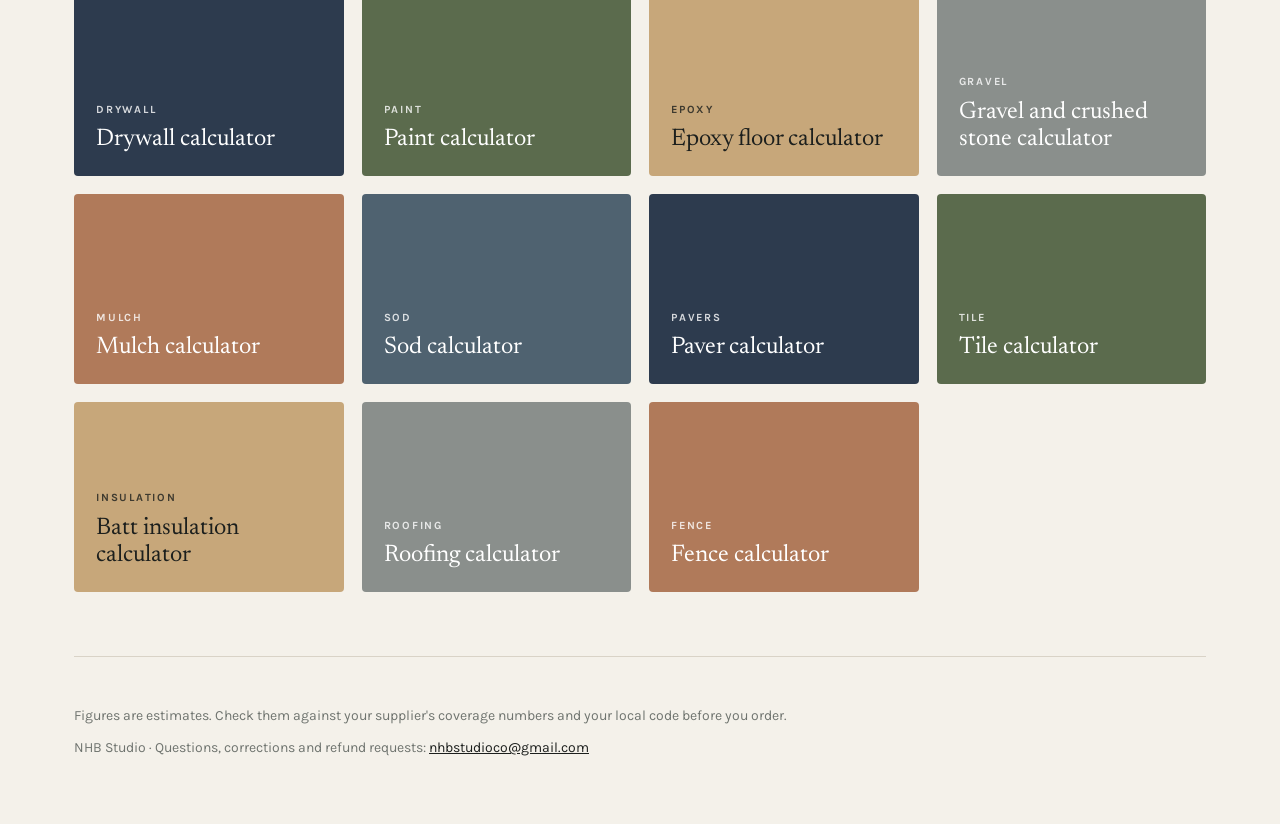
<file: takeoff-desk/concrete-calculator.html>
<!doctype html>
<html lang="en">
<head>
<meta charset="utf-8">
<meta name="viewport" content="width=device-width,initial-scale=1">
<title>Concrete slab calculator with waste factor and short-load check</title>
<meta name="description" content="Length, width and thickness to cubic yards, with a flatwork waste factor, a rebar stick count on your grid spacing, and a flag when the order sits under the plant's short-load threshold. Most plants bill a fee below 7 yards, so 5.5 and 7 often cost about the same.">
<link rel="canonical" href="https://nhbstudio.co/takeoff-desk/concrete-calculator.html">
<link rel="preconnect" href="https://fonts.googleapis.com">
<link rel="preconnect" href="https://fonts.gstatic.com" crossorigin>
<link rel="stylesheet" href="https://fonts.googleapis.com/css2?family=Karla:wght@400;700&family=Newsreader:ital,opsz,wght@0,6..72,400;1,6..72,400&display=swap">
<link rel="stylesheet" href="/site.css">
</head>
<body>
<header class="topbar"><div class="wrap"><a class="wordmark" href="/">NHB Studio</a><ul class="topnav"><li><a href="/takeoff-desk/">Takeoff Desk</a></li><li><a href="/takeoff-desk/concrete-calculator.html">Calculators</a></li><li><a class="sale" href="https://nhbstudio.gumroad.com/l/takeoff-desk?utm_source=nhbstudio.co&amp;utm_medium=nav&amp;utm_campaign=takeoff-desk">Buy, $29</a></li></ul></div></header>
<main class="wrap">
<div class="hero" style="padding-bottom:0">
<p class="eyebrow">Free calculator &middot; the same formula as Takeoff Desk</p>
<h1>Concrete slab calculator</h1>
<p class="lead" style="margin-top:22px;max-width:40em">Length, width and thickness to cubic yards, with a flatwork waste factor, a rebar stick count on your grid spacing, and a flag when the order sits under the plant's short-load threshold. Most plants bill a fee below 7 yards, so 5.5 and 7 often cost about the same.</p>
</div>
<div class="calc" style="margin-top:48px">
<div id="calc"><p class="calc-note">This calculator needs JavaScript.</p></div>
<div class="out" id="out"></div>
</div>
</main>
<div class="band"><div class="wrap"><div><p class="eyebrow" style="color:rgba(255,255,255,.8)">The paid file</p><h2>Takeoff Desk does this for twelve trades, priced</h2><p>It rounds every line to your supplier's selling increment and delivery minimum, prices it from your own price book, adds labor from published production rates and prints a proposal with your logo. One HTML file that works offline.</p></div><div><p class="price">$29, once</p><a class="buy" href="https://nhbstudio.gumroad.com/l/takeoff-desk?utm_source=nhbstudio.co&amp;utm_medium=calculator&amp;utm_campaign=takeoff-desk&amp;utm_content=concrete">Get Takeoff Desk</a><p class="buy-note" style="color:rgba(255,255,255,.7)">Thirty day refund, no questions. <a href="/takeoff-desk/" style="color:#fff">See what it does</a>.</p></div></div></div>
<main class="wrap">
<div class="more"><p class="eyebrow">Other calculators</p><ul class="tones"><li><a class="t1" href="/takeoff-desk/drywall-calculator.html"><small>drywall</small>Drywall calculator</a></li><li><a class="t2" href="/takeoff-desk/paint-calculator.html"><small>paint</small>Paint calculator</a></li><li><a class="t3" href="/takeoff-desk/epoxy-calculator.html"><small>epoxy</small>Epoxy floor calculator</a></li><li><a class="t4" href="/takeoff-desk/gravel-calculator.html"><small>gravel</small>Gravel and crushed stone calculator</a></li><li><a class="t5" href="/takeoff-desk/mulch-calculator.html"><small>mulch</small>Mulch calculator</a></li><li><a class="t6" href="/takeoff-desk/sod-calculator.html"><small>sod</small>Sod calculator</a></li><li><a class="t1" href="/takeoff-desk/pavers-calculator.html"><small>pavers</small>Paver calculator</a></li><li><a class="t2" href="/takeoff-desk/tile-calculator.html"><small>tile</small>Tile calculator</a></li><li><a class="t3" href="/takeoff-desk/insulation-calculator.html"><small>insulation</small>Batt insulation calculator</a></li><li><a class="t4" href="/takeoff-desk/roofing-calculator.html"><small>roofing</small>Roofing calculator</a></li><li><a class="t5" href="/takeoff-desk/fence-calculator.html"><small>fence</small>Fence calculator</a></li></ul></div>
<footer><p>Figures are estimates. Check them against your supplier's coverage numbers and your local code before you order.</p><p>NHB Studio &middot; Questions, corrections and refund requests: <a href="mailto:nhbstudioco@gmail.com">nhbstudioco@gmail.com</a></p></footer>
</main>
<script>window.TRADE="concrete"</script>
<script src="calc.js"></script>
</body>
</html>
</file>
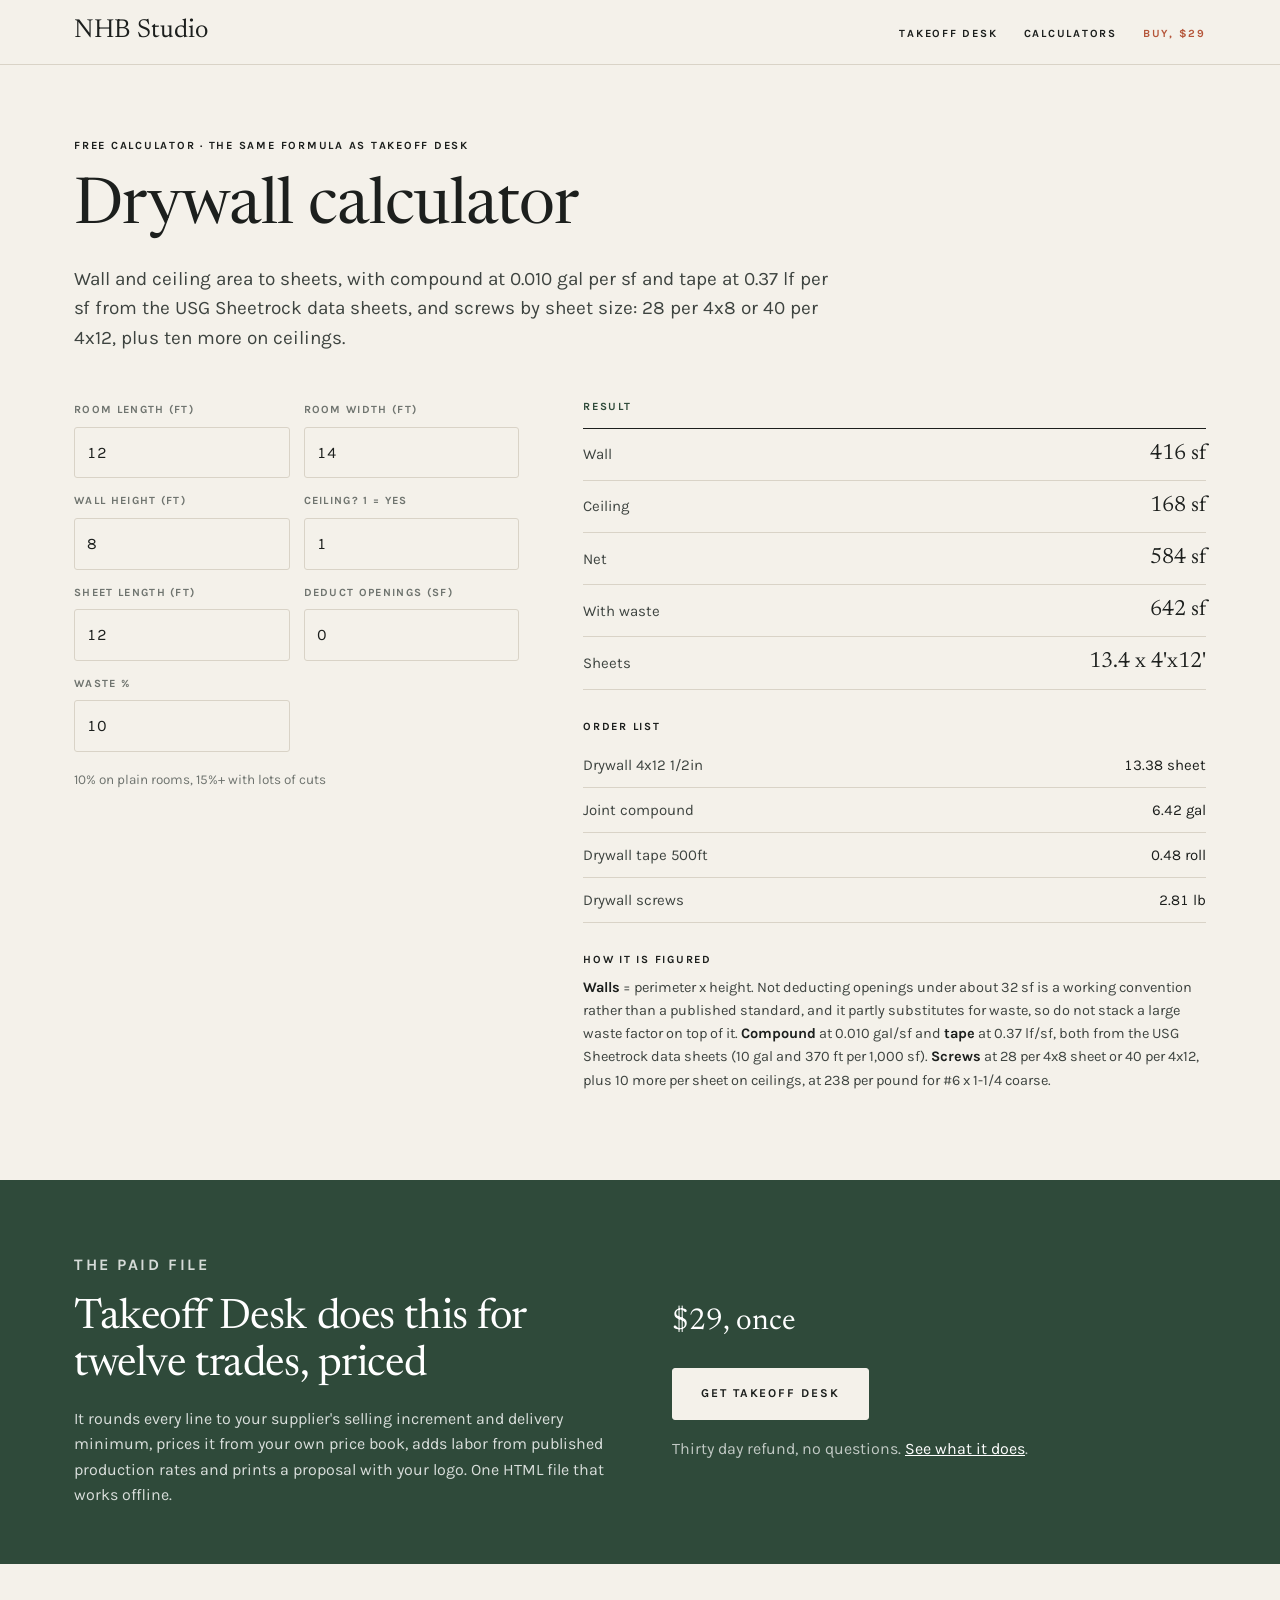
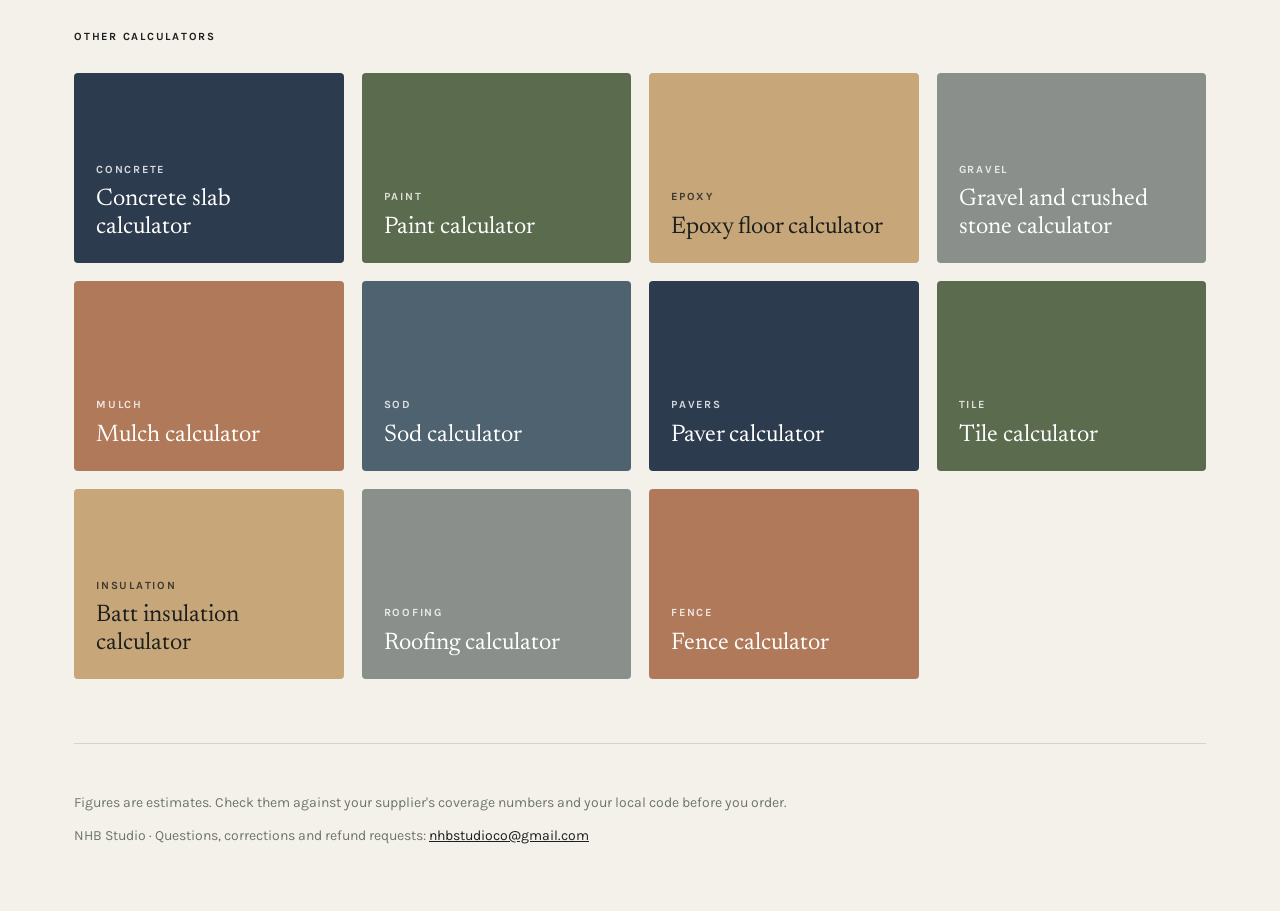
<file: takeoff-desk/drywall-calculator.html>
<!doctype html>
<html lang="en">
<head>
<meta charset="utf-8">
<meta name="viewport" content="width=device-width,initial-scale=1">
<title>Drywall calculator: sheets, joint compound, tape and screws</title>
<meta name="description" content="Wall and ceiling area to sheets, with compound at 0.010 gal per sf and tape at 0.37 lf per sf from the USG Sheetrock data sheets, and screws by sheet size: 28 per 4x8 or 40 per 4x12, plus ten more on ceilings.">
<link rel="canonical" href="https://nhbstudio.co/takeoff-desk/drywall-calculator.html">
<link rel="preconnect" href="https://fonts.googleapis.com">
<link rel="preconnect" href="https://fonts.gstatic.com" crossorigin>
<link rel="stylesheet" href="https://fonts.googleapis.com/css2?family=Karla:wght@400;700&family=Newsreader:ital,opsz,wght@0,6..72,400;1,6..72,400&display=swap">
<link rel="stylesheet" href="/site.css">
</head>
<body>
<header class="topbar"><div class="wrap"><a class="wordmark" href="/">NHB Studio</a><ul class="topnav"><li><a href="/takeoff-desk/">Takeoff Desk</a></li><li><a href="/takeoff-desk/concrete-calculator.html">Calculators</a></li><li><a class="sale" href="https://nhbstudio.gumroad.com/l/takeoff-desk?utm_source=nhbstudio.co&amp;utm_medium=nav&amp;utm_campaign=takeoff-desk">Buy, $29</a></li></ul></div></header>
<main class="wrap">
<div class="hero" style="padding-bottom:0">
<p class="eyebrow">Free calculator &middot; the same formula as Takeoff Desk</p>
<h1>Drywall calculator</h1>
<p class="lead" style="margin-top:22px;max-width:40em">Wall and ceiling area to sheets, with compound at 0.010 gal per sf and tape at 0.37 lf per sf from the USG Sheetrock data sheets, and screws by sheet size: 28 per 4x8 or 40 per 4x12, plus ten more on ceilings.</p>
</div>
<div class="calc" style="margin-top:48px">
<div id="calc"><p class="calc-note">This calculator needs JavaScript.</p></div>
<div class="out" id="out"></div>
</div>
</main>
<div class="band"><div class="wrap"><div><p class="eyebrow" style="color:rgba(255,255,255,.8)">The paid file</p><h2>Takeoff Desk does this for twelve trades, priced</h2><p>It rounds every line to your supplier's selling increment and delivery minimum, prices it from your own price book, adds labor from published production rates and prints a proposal with your logo. One HTML file that works offline.</p></div><div><p class="price">$29, once</p><a class="buy" href="https://nhbstudio.gumroad.com/l/takeoff-desk?utm_source=nhbstudio.co&amp;utm_medium=calculator&amp;utm_campaign=takeoff-desk&amp;utm_content=drywall">Get Takeoff Desk</a><p class="buy-note" style="color:rgba(255,255,255,.7)">Thirty day refund, no questions. <a href="/takeoff-desk/" style="color:#fff">See what it does</a>.</p></div></div></div>
<main class="wrap">
<div class="more"><p class="eyebrow">Other calculators</p><ul class="tones"><li><a class="t1" href="/takeoff-desk/concrete-calculator.html"><small>concrete</small>Concrete slab calculator</a></li><li><a class="t2" href="/takeoff-desk/paint-calculator.html"><small>paint</small>Paint calculator</a></li><li><a class="t3" href="/takeoff-desk/epoxy-calculator.html"><small>epoxy</small>Epoxy floor calculator</a></li><li><a class="t4" href="/takeoff-desk/gravel-calculator.html"><small>gravel</small>Gravel and crushed stone calculator</a></li><li><a class="t5" href="/takeoff-desk/mulch-calculator.html"><small>mulch</small>Mulch calculator</a></li><li><a class="t6" href="/takeoff-desk/sod-calculator.html"><small>sod</small>Sod calculator</a></li><li><a class="t1" href="/takeoff-desk/pavers-calculator.html"><small>pavers</small>Paver calculator</a></li><li><a class="t2" href="/takeoff-desk/tile-calculator.html"><small>tile</small>Tile calculator</a></li><li><a class="t3" href="/takeoff-desk/insulation-calculator.html"><small>insulation</small>Batt insulation calculator</a></li><li><a class="t4" href="/takeoff-desk/roofing-calculator.html"><small>roofing</small>Roofing calculator</a></li><li><a class="t5" href="/takeoff-desk/fence-calculator.html"><small>fence</small>Fence calculator</a></li></ul></div>
<footer><p>Figures are estimates. Check them against your supplier's coverage numbers and your local code before you order.</p><p>NHB Studio &middot; Questions, corrections and refund requests: <a href="mailto:nhbstudioco@gmail.com">nhbstudioco@gmail.com</a></p></footer>
</main>
<script>window.TRADE="drywall"</script>
<script src="calc.js"></script>
</body>
</html>
</file>
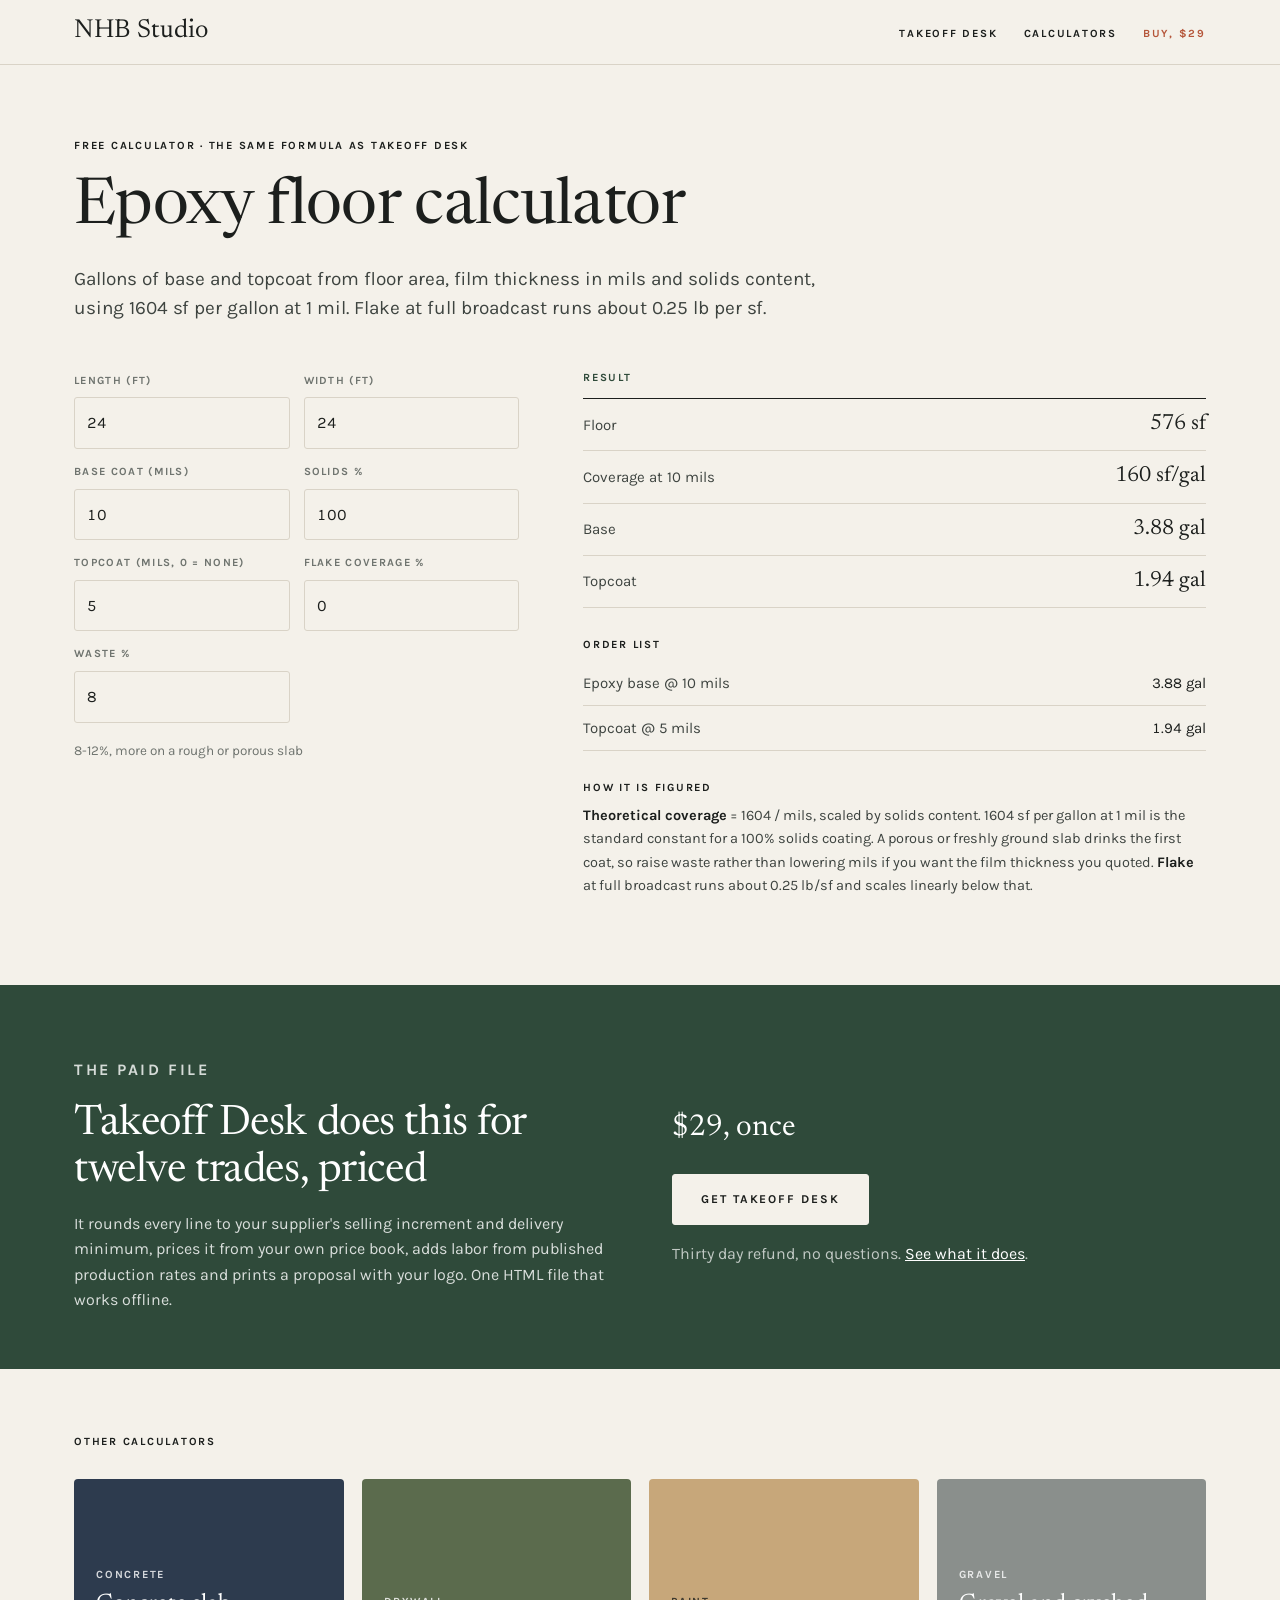
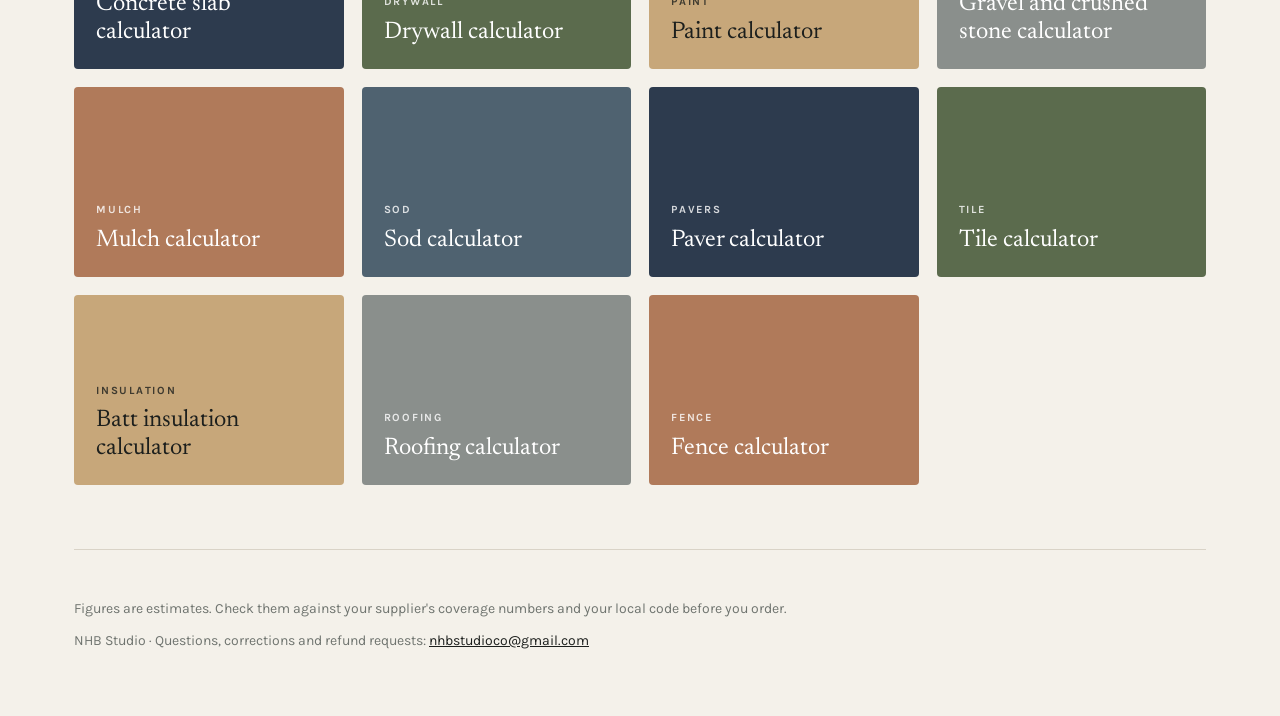
<file: takeoff-desk/epoxy-calculator.html>
<!doctype html>
<html lang="en">
<head>
<meta charset="utf-8">
<meta name="viewport" content="width=device-width,initial-scale=1">
<title>Epoxy floor coverage calculator by mils and solids content</title>
<meta name="description" content="Gallons of base and topcoat from floor area, film thickness in mils and solids content, using 1604 sf per gallon at 1 mil. Flake at full broadcast runs about 0.25 lb per sf.">
<link rel="canonical" href="https://nhbstudio.co/takeoff-desk/epoxy-calculator.html">
<link rel="preconnect" href="https://fonts.googleapis.com">
<link rel="preconnect" href="https://fonts.gstatic.com" crossorigin>
<link rel="stylesheet" href="https://fonts.googleapis.com/css2?family=Karla:wght@400;700&family=Newsreader:ital,opsz,wght@0,6..72,400;1,6..72,400&display=swap">
<link rel="stylesheet" href="/site.css">
</head>
<body>
<header class="topbar"><div class="wrap"><a class="wordmark" href="/">NHB Studio</a><ul class="topnav"><li><a href="/takeoff-desk/">Takeoff Desk</a></li><li><a href="/takeoff-desk/concrete-calculator.html">Calculators</a></li><li><a class="sale" href="https://nhbstudio.gumroad.com/l/takeoff-desk?utm_source=nhbstudio.co&amp;utm_medium=nav&amp;utm_campaign=takeoff-desk">Buy, $29</a></li></ul></div></header>
<main class="wrap">
<div class="hero" style="padding-bottom:0">
<p class="eyebrow">Free calculator &middot; the same formula as Takeoff Desk</p>
<h1>Epoxy floor calculator</h1>
<p class="lead" style="margin-top:22px;max-width:40em">Gallons of base and topcoat from floor area, film thickness in mils and solids content, using 1604 sf per gallon at 1 mil. Flake at full broadcast runs about 0.25 lb per sf.</p>
</div>
<div class="calc" style="margin-top:48px">
<div id="calc"><p class="calc-note">This calculator needs JavaScript.</p></div>
<div class="out" id="out"></div>
</div>
</main>
<div class="band"><div class="wrap"><div><p class="eyebrow" style="color:rgba(255,255,255,.8)">The paid file</p><h2>Takeoff Desk does this for twelve trades, priced</h2><p>It rounds every line to your supplier's selling increment and delivery minimum, prices it from your own price book, adds labor from published production rates and prints a proposal with your logo. One HTML file that works offline.</p></div><div><p class="price">$29, once</p><a class="buy" href="https://nhbstudio.gumroad.com/l/takeoff-desk?utm_source=nhbstudio.co&amp;utm_medium=calculator&amp;utm_campaign=takeoff-desk&amp;utm_content=epoxy">Get Takeoff Desk</a><p class="buy-note" style="color:rgba(255,255,255,.7)">Thirty day refund, no questions. <a href="/takeoff-desk/" style="color:#fff">See what it does</a>.</p></div></div></div>
<main class="wrap">
<div class="more"><p class="eyebrow">Other calculators</p><ul class="tones"><li><a class="t1" href="/takeoff-desk/concrete-calculator.html"><small>concrete</small>Concrete slab calculator</a></li><li><a class="t2" href="/takeoff-desk/drywall-calculator.html"><small>drywall</small>Drywall calculator</a></li><li><a class="t3" href="/takeoff-desk/paint-calculator.html"><small>paint</small>Paint calculator</a></li><li><a class="t4" href="/takeoff-desk/gravel-calculator.html"><small>gravel</small>Gravel and crushed stone calculator</a></li><li><a class="t5" href="/takeoff-desk/mulch-calculator.html"><small>mulch</small>Mulch calculator</a></li><li><a class="t6" href="/takeoff-desk/sod-calculator.html"><small>sod</small>Sod calculator</a></li><li><a class="t1" href="/takeoff-desk/pavers-calculator.html"><small>pavers</small>Paver calculator</a></li><li><a class="t2" href="/takeoff-desk/tile-calculator.html"><small>tile</small>Tile calculator</a></li><li><a class="t3" href="/takeoff-desk/insulation-calculator.html"><small>insulation</small>Batt insulation calculator</a></li><li><a class="t4" href="/takeoff-desk/roofing-calculator.html"><small>roofing</small>Roofing calculator</a></li><li><a class="t5" href="/takeoff-desk/fence-calculator.html"><small>fence</small>Fence calculator</a></li></ul></div>
<footer><p>Figures are estimates. Check them against your supplier's coverage numbers and your local code before you order.</p><p>NHB Studio &middot; Questions, corrections and refund requests: <a href="mailto:nhbstudioco@gmail.com">nhbstudioco@gmail.com</a></p></footer>
</main>
<script>window.TRADE="epoxy"</script>
<script src="calc.js"></script>
</body>
</html>
</file>
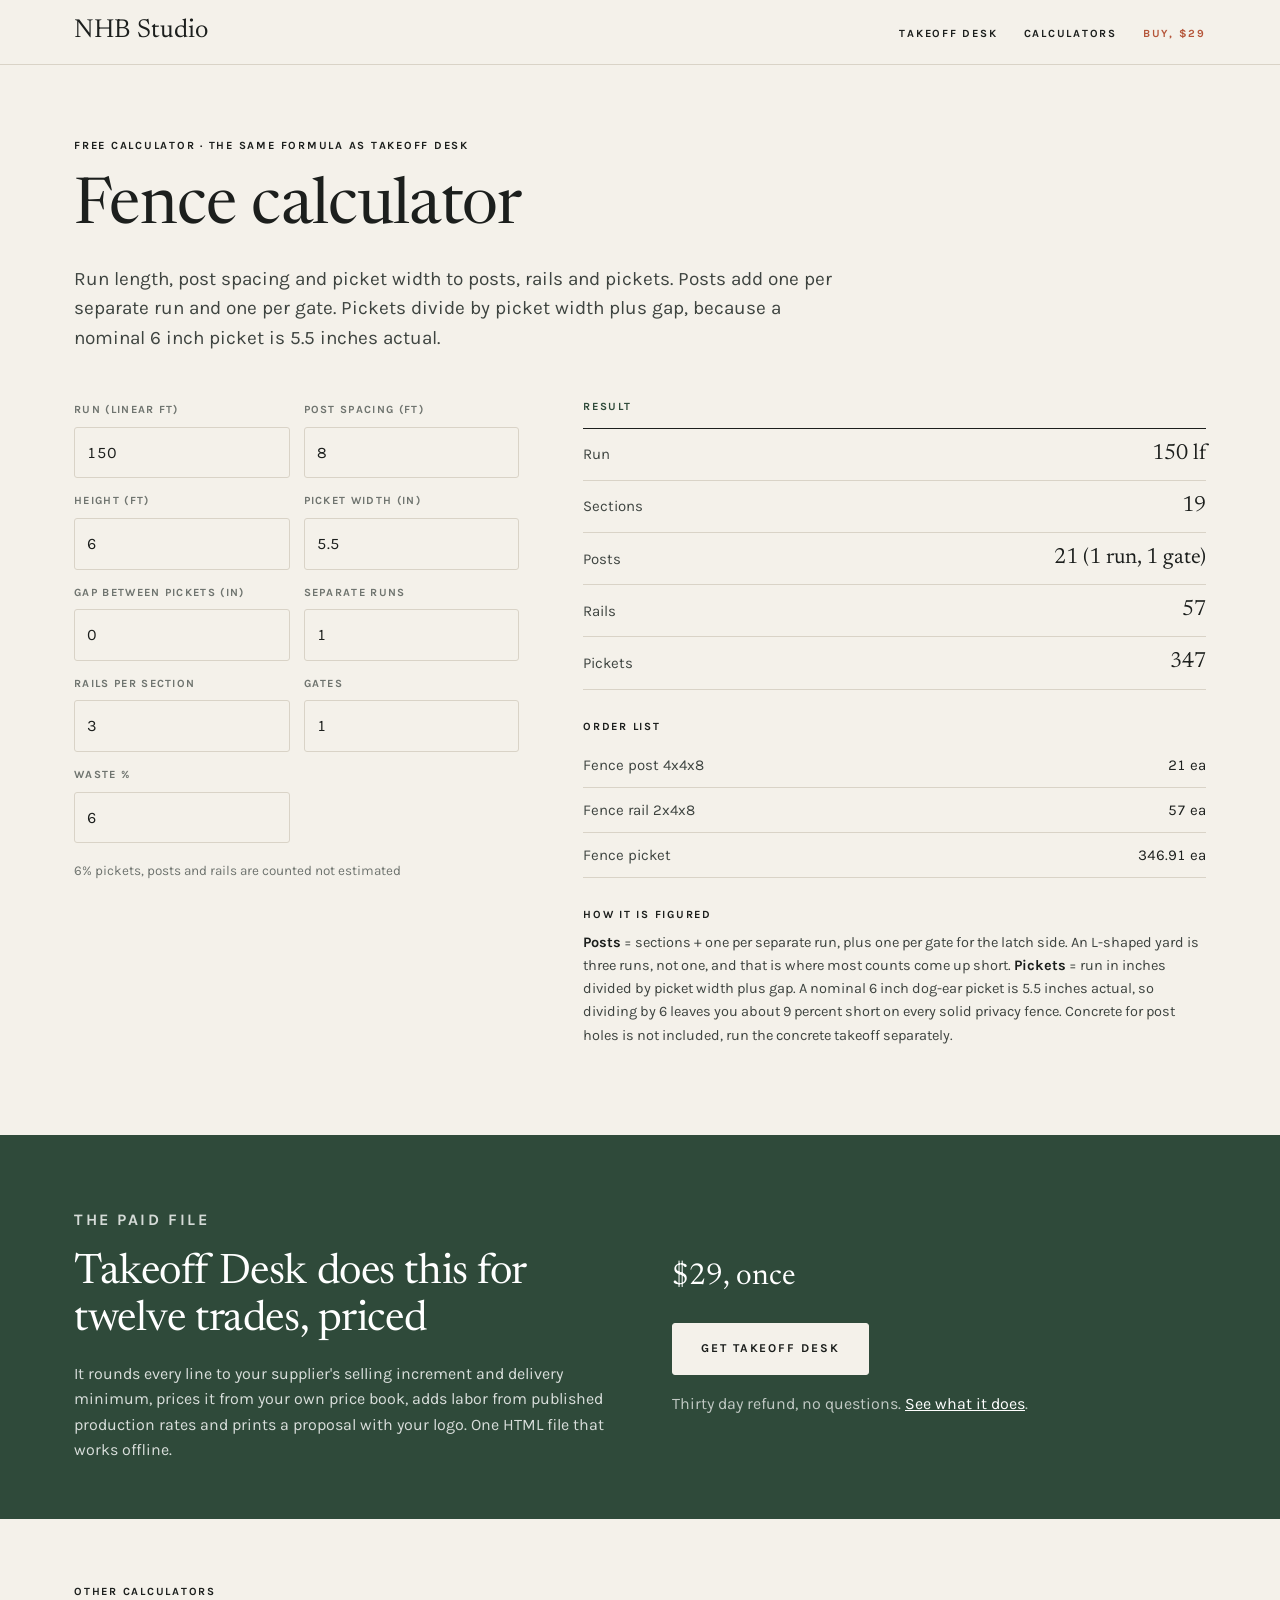
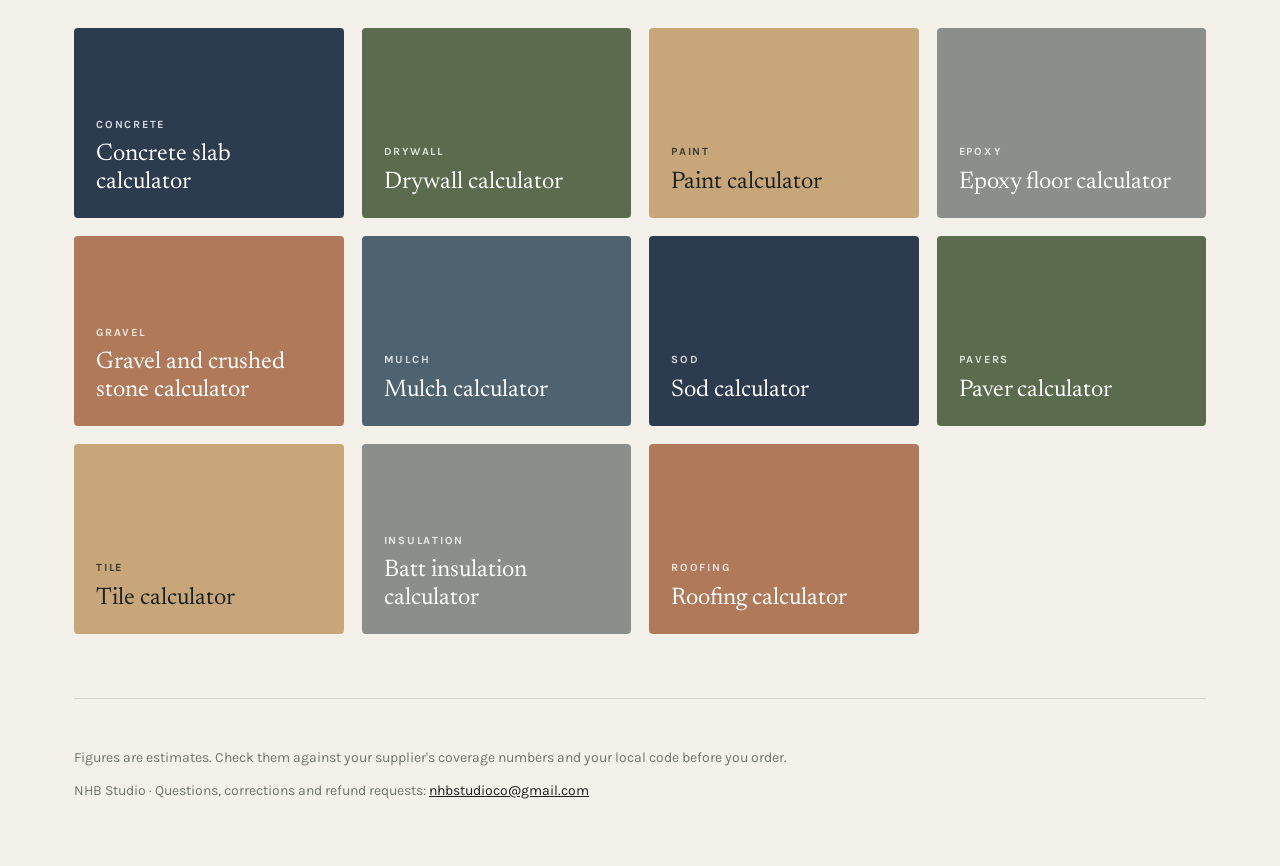
<file: takeoff-desk/fence-calculator.html>
<!doctype html>
<html lang="en">
<head>
<meta charset="utf-8">
<meta name="viewport" content="width=device-width,initial-scale=1">
<title>Fence calculator: posts, rails and pickets by run</title>
<meta name="description" content="Run length, post spacing and picket width to posts, rails and pickets. Posts add one per separate run and one per gate. Pickets divide by picket width plus gap, because a nominal 6 inch picket is 5.5 inches actual.">
<link rel="canonical" href="https://nhbstudio.co/takeoff-desk/fence-calculator.html">
<link rel="preconnect" href="https://fonts.googleapis.com">
<link rel="preconnect" href="https://fonts.gstatic.com" crossorigin>
<link rel="stylesheet" href="https://fonts.googleapis.com/css2?family=Karla:wght@400;700&family=Newsreader:ital,opsz,wght@0,6..72,400;1,6..72,400&display=swap">
<link rel="stylesheet" href="/site.css">
</head>
<body>
<header class="topbar"><div class="wrap"><a class="wordmark" href="/">NHB Studio</a><ul class="topnav"><li><a href="/takeoff-desk/">Takeoff Desk</a></li><li><a href="/takeoff-desk/concrete-calculator.html">Calculators</a></li><li><a class="sale" href="https://nhbstudio.gumroad.com/l/takeoff-desk?utm_source=nhbstudio.co&amp;utm_medium=nav&amp;utm_campaign=takeoff-desk">Buy, $29</a></li></ul></div></header>
<main class="wrap">
<div class="hero" style="padding-bottom:0">
<p class="eyebrow">Free calculator &middot; the same formula as Takeoff Desk</p>
<h1>Fence calculator</h1>
<p class="lead" style="margin-top:22px;max-width:40em">Run length, post spacing and picket width to posts, rails and pickets. Posts add one per separate run and one per gate. Pickets divide by picket width plus gap, because a nominal 6 inch picket is 5.5 inches actual.</p>
</div>
<div class="calc" style="margin-top:48px">
<div id="calc"><p class="calc-note">This calculator needs JavaScript.</p></div>
<div class="out" id="out"></div>
</div>
</main>
<div class="band"><div class="wrap"><div><p class="eyebrow" style="color:rgba(255,255,255,.8)">The paid file</p><h2>Takeoff Desk does this for twelve trades, priced</h2><p>It rounds every line to your supplier's selling increment and delivery minimum, prices it from your own price book, adds labor from published production rates and prints a proposal with your logo. One HTML file that works offline.</p></div><div><p class="price">$29, once</p><a class="buy" href="https://nhbstudio.gumroad.com/l/takeoff-desk?utm_source=nhbstudio.co&amp;utm_medium=calculator&amp;utm_campaign=takeoff-desk&amp;utm_content=fence">Get Takeoff Desk</a><p class="buy-note" style="color:rgba(255,255,255,.7)">Thirty day refund, no questions. <a href="/takeoff-desk/" style="color:#fff">See what it does</a>.</p></div></div></div>
<main class="wrap">
<div class="more"><p class="eyebrow">Other calculators</p><ul class="tones"><li><a class="t1" href="/takeoff-desk/concrete-calculator.html"><small>concrete</small>Concrete slab calculator</a></li><li><a class="t2" href="/takeoff-desk/drywall-calculator.html"><small>drywall</small>Drywall calculator</a></li><li><a class="t3" href="/takeoff-desk/paint-calculator.html"><small>paint</small>Paint calculator</a></li><li><a class="t4" href="/takeoff-desk/epoxy-calculator.html"><small>epoxy</small>Epoxy floor calculator</a></li><li><a class="t5" href="/takeoff-desk/gravel-calculator.html"><small>gravel</small>Gravel and crushed stone calculator</a></li><li><a class="t6" href="/takeoff-desk/mulch-calculator.html"><small>mulch</small>Mulch calculator</a></li><li><a class="t1" href="/takeoff-desk/sod-calculator.html"><small>sod</small>Sod calculator</a></li><li><a class="t2" href="/takeoff-desk/pavers-calculator.html"><small>pavers</small>Paver calculator</a></li><li><a class="t3" href="/takeoff-desk/tile-calculator.html"><small>tile</small>Tile calculator</a></li><li><a class="t4" href="/takeoff-desk/insulation-calculator.html"><small>insulation</small>Batt insulation calculator</a></li><li><a class="t5" href="/takeoff-desk/roofing-calculator.html"><small>roofing</small>Roofing calculator</a></li></ul></div>
<footer><p>Figures are estimates. Check them against your supplier's coverage numbers and your local code before you order.</p><p>NHB Studio &middot; Questions, corrections and refund requests: <a href="mailto:nhbstudioco@gmail.com">nhbstudioco@gmail.com</a></p></footer>
</main>
<script>window.TRADE="fence"</script>
<script src="calc.js"></script>
</body>
</html>
</file>
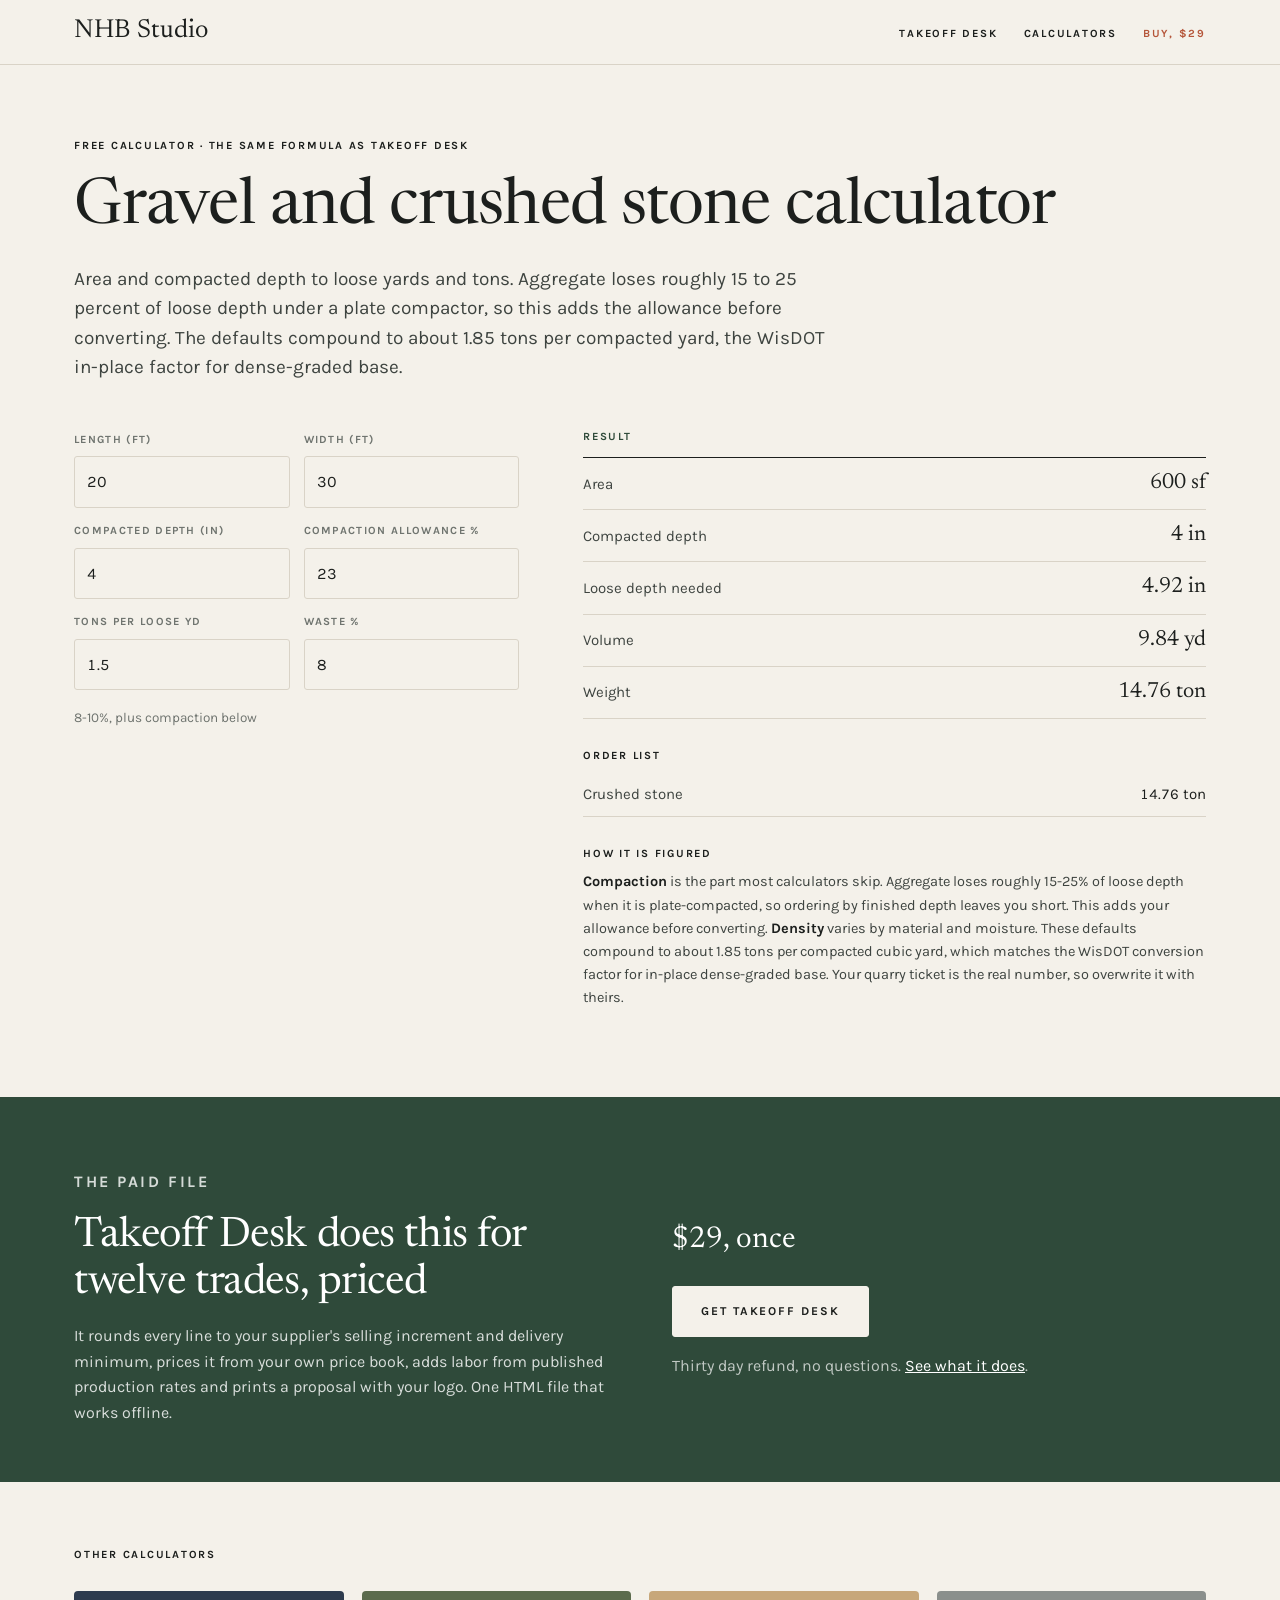
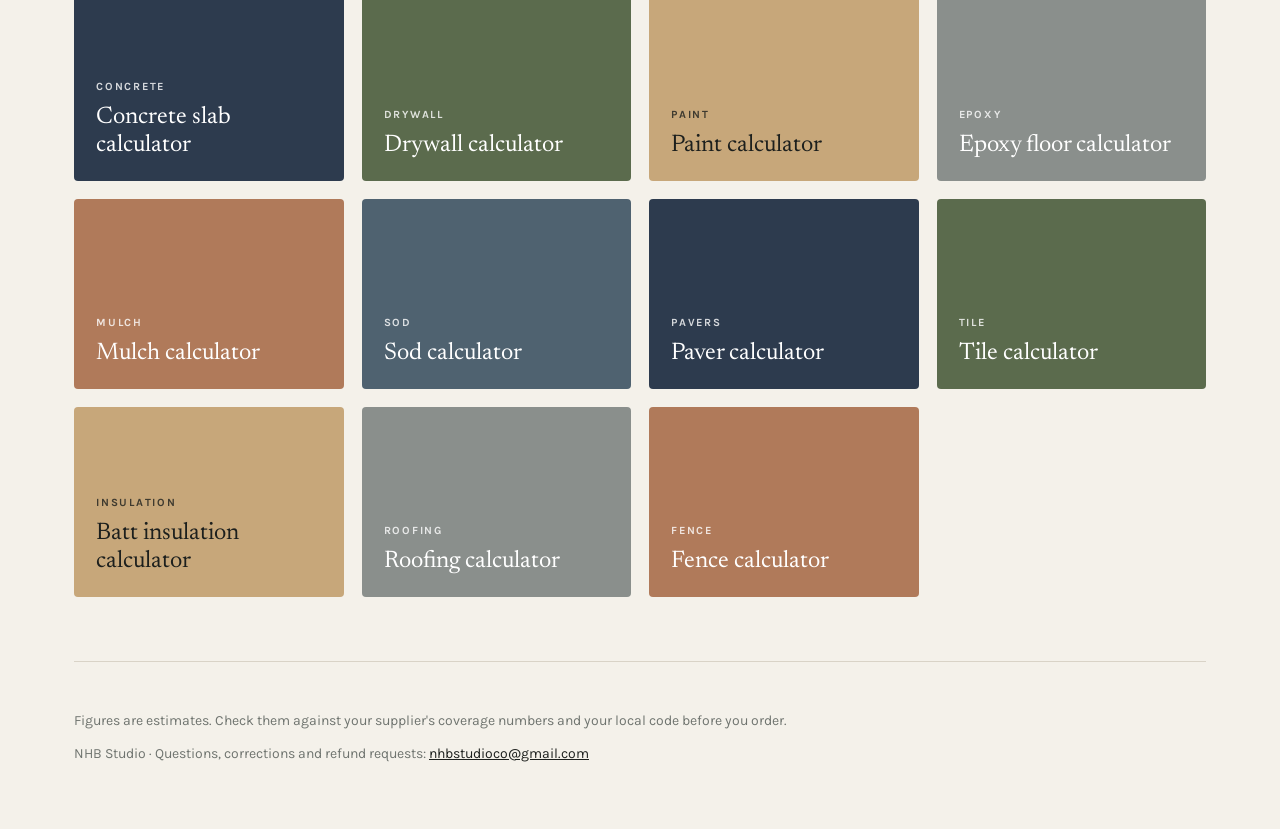
<file: takeoff-desk/gravel-calculator.html>
<!doctype html>
<html lang="en">
<head>
<meta charset="utf-8">
<meta name="viewport" content="width=device-width,initial-scale=1">
<title>Gravel calculator with compaction allowance, cubic yards and tons</title>
<meta name="description" content="Area and compacted depth to loose yards and tons. Aggregate loses roughly 15 to 25 percent of loose depth under a plate compactor, so this adds the allowance before converting. The defaults compound to about 1.85 tons per compacted yard, the WisDOT in-place factor for dense-graded base.">
<link rel="canonical" href="https://nhbstudio.co/takeoff-desk/gravel-calculator.html">
<link rel="preconnect" href="https://fonts.googleapis.com">
<link rel="preconnect" href="https://fonts.gstatic.com" crossorigin>
<link rel="stylesheet" href="https://fonts.googleapis.com/css2?family=Karla:wght@400;700&family=Newsreader:ital,opsz,wght@0,6..72,400;1,6..72,400&display=swap">
<link rel="stylesheet" href="/site.css">
</head>
<body>
<header class="topbar"><div class="wrap"><a class="wordmark" href="/">NHB Studio</a><ul class="topnav"><li><a href="/takeoff-desk/">Takeoff Desk</a></li><li><a href="/takeoff-desk/concrete-calculator.html">Calculators</a></li><li><a class="sale" href="https://nhbstudio.gumroad.com/l/takeoff-desk?utm_source=nhbstudio.co&amp;utm_medium=nav&amp;utm_campaign=takeoff-desk">Buy, $29</a></li></ul></div></header>
<main class="wrap">
<div class="hero" style="padding-bottom:0">
<p class="eyebrow">Free calculator &middot; the same formula as Takeoff Desk</p>
<h1>Gravel and crushed stone calculator</h1>
<p class="lead" style="margin-top:22px;max-width:40em">Area and compacted depth to loose yards and tons. Aggregate loses roughly 15 to 25 percent of loose depth under a plate compactor, so this adds the allowance before converting. The defaults compound to about 1.85 tons per compacted yard, the WisDOT in-place factor for dense-graded base.</p>
</div>
<div class="calc" style="margin-top:48px">
<div id="calc"><p class="calc-note">This calculator needs JavaScript.</p></div>
<div class="out" id="out"></div>
</div>
</main>
<div class="band"><div class="wrap"><div><p class="eyebrow" style="color:rgba(255,255,255,.8)">The paid file</p><h2>Takeoff Desk does this for twelve trades, priced</h2><p>It rounds every line to your supplier's selling increment and delivery minimum, prices it from your own price book, adds labor from published production rates and prints a proposal with your logo. One HTML file that works offline.</p></div><div><p class="price">$29, once</p><a class="buy" href="https://nhbstudio.gumroad.com/l/takeoff-desk?utm_source=nhbstudio.co&amp;utm_medium=calculator&amp;utm_campaign=takeoff-desk&amp;utm_content=gravel">Get Takeoff Desk</a><p class="buy-note" style="color:rgba(255,255,255,.7)">Thirty day refund, no questions. <a href="/takeoff-desk/" style="color:#fff">See what it does</a>.</p></div></div></div>
<main class="wrap">
<div class="more"><p class="eyebrow">Other calculators</p><ul class="tones"><li><a class="t1" href="/takeoff-desk/concrete-calculator.html"><small>concrete</small>Concrete slab calculator</a></li><li><a class="t2" href="/takeoff-desk/drywall-calculator.html"><small>drywall</small>Drywall calculator</a></li><li><a class="t3" href="/takeoff-desk/paint-calculator.html"><small>paint</small>Paint calculator</a></li><li><a class="t4" href="/takeoff-desk/epoxy-calculator.html"><small>epoxy</small>Epoxy floor calculator</a></li><li><a class="t5" href="/takeoff-desk/mulch-calculator.html"><small>mulch</small>Mulch calculator</a></li><li><a class="t6" href="/takeoff-desk/sod-calculator.html"><small>sod</small>Sod calculator</a></li><li><a class="t1" href="/takeoff-desk/pavers-calculator.html"><small>pavers</small>Paver calculator</a></li><li><a class="t2" href="/takeoff-desk/tile-calculator.html"><small>tile</small>Tile calculator</a></li><li><a class="t3" href="/takeoff-desk/insulation-calculator.html"><small>insulation</small>Batt insulation calculator</a></li><li><a class="t4" href="/takeoff-desk/roofing-calculator.html"><small>roofing</small>Roofing calculator</a></li><li><a class="t5" href="/takeoff-desk/fence-calculator.html"><small>fence</small>Fence calculator</a></li></ul></div>
<footer><p>Figures are estimates. Check them against your supplier's coverage numbers and your local code before you order.</p><p>NHB Studio &middot; Questions, corrections and refund requests: <a href="mailto:nhbstudioco@gmail.com">nhbstudioco@gmail.com</a></p></footer>
</main>
<script>window.TRADE="gravel"</script>
<script src="calc.js"></script>
</body>
</html>
</file>
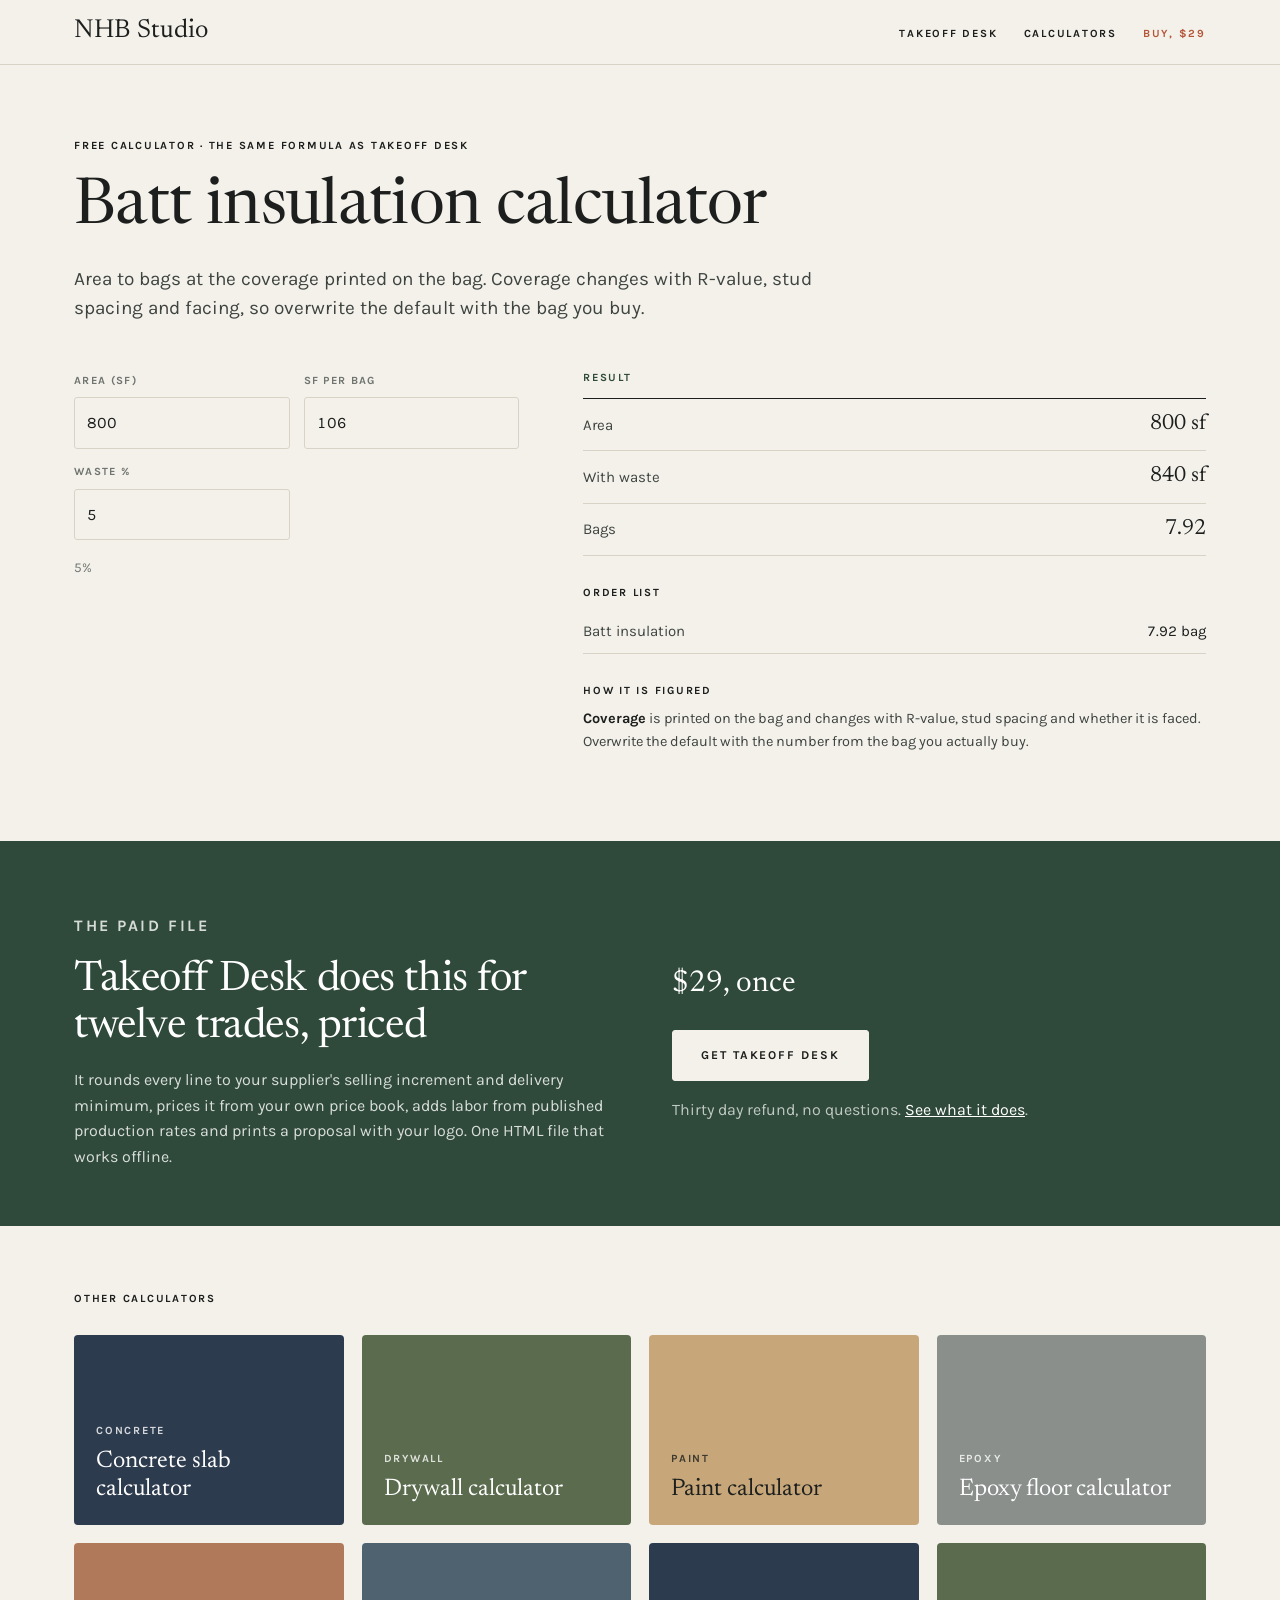
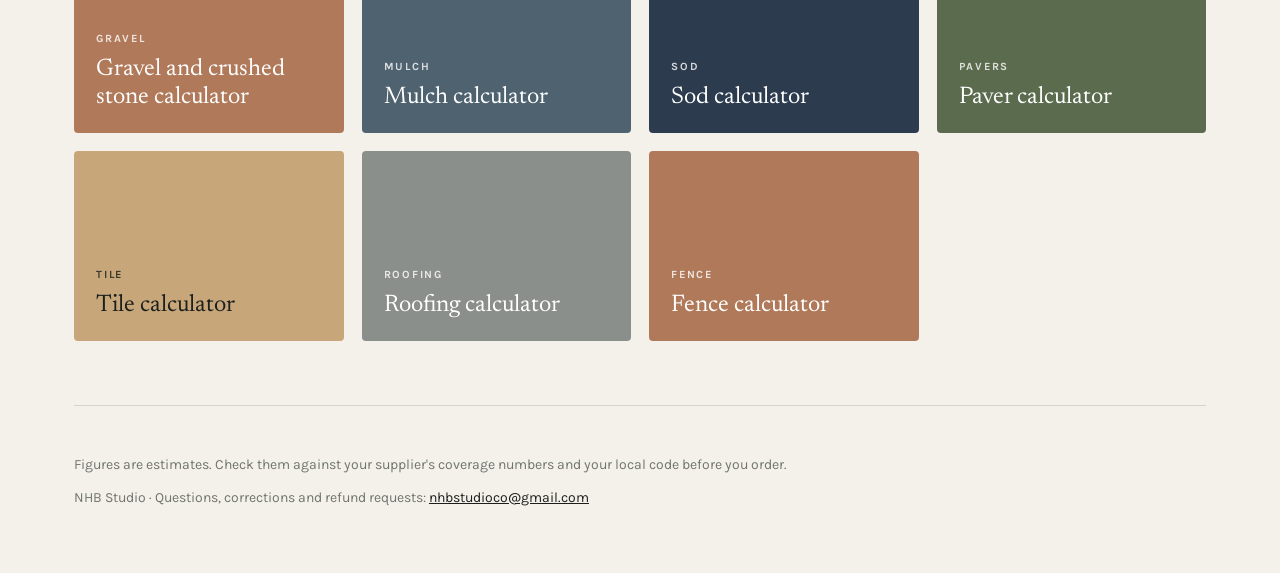
<file: takeoff-desk/insulation-calculator.html>
<!doctype html>
<html lang="en">
<head>
<meta charset="utf-8">
<meta name="viewport" content="width=device-width,initial-scale=1">
<title>Batt insulation calculator: bags by coverage per bag</title>
<meta name="description" content="Area to bags at the coverage printed on the bag. Coverage changes with R-value, stud spacing and facing, so overwrite the default with the bag you buy.">
<link rel="canonical" href="https://nhbstudio.co/takeoff-desk/insulation-calculator.html">
<link rel="preconnect" href="https://fonts.googleapis.com">
<link rel="preconnect" href="https://fonts.gstatic.com" crossorigin>
<link rel="stylesheet" href="https://fonts.googleapis.com/css2?family=Karla:wght@400;700&family=Newsreader:ital,opsz,wght@0,6..72,400;1,6..72,400&display=swap">
<link rel="stylesheet" href="/site.css">
</head>
<body>
<header class="topbar"><div class="wrap"><a class="wordmark" href="/">NHB Studio</a><ul class="topnav"><li><a href="/takeoff-desk/">Takeoff Desk</a></li><li><a href="/takeoff-desk/concrete-calculator.html">Calculators</a></li><li><a class="sale" href="https://nhbstudio.gumroad.com/l/takeoff-desk?utm_source=nhbstudio.co&amp;utm_medium=nav&amp;utm_campaign=takeoff-desk">Buy, $29</a></li></ul></div></header>
<main class="wrap">
<div class="hero" style="padding-bottom:0">
<p class="eyebrow">Free calculator &middot; the same formula as Takeoff Desk</p>
<h1>Batt insulation calculator</h1>
<p class="lead" style="margin-top:22px;max-width:40em">Area to bags at the coverage printed on the bag. Coverage changes with R-value, stud spacing and facing, so overwrite the default with the bag you buy.</p>
</div>
<div class="calc" style="margin-top:48px">
<div id="calc"><p class="calc-note">This calculator needs JavaScript.</p></div>
<div class="out" id="out"></div>
</div>
</main>
<div class="band"><div class="wrap"><div><p class="eyebrow" style="color:rgba(255,255,255,.8)">The paid file</p><h2>Takeoff Desk does this for twelve trades, priced</h2><p>It rounds every line to your supplier's selling increment and delivery minimum, prices it from your own price book, adds labor from published production rates and prints a proposal with your logo. One HTML file that works offline.</p></div><div><p class="price">$29, once</p><a class="buy" href="https://nhbstudio.gumroad.com/l/takeoff-desk?utm_source=nhbstudio.co&amp;utm_medium=calculator&amp;utm_campaign=takeoff-desk&amp;utm_content=insulation">Get Takeoff Desk</a><p class="buy-note" style="color:rgba(255,255,255,.7)">Thirty day refund, no questions. <a href="/takeoff-desk/" style="color:#fff">See what it does</a>.</p></div></div></div>
<main class="wrap">
<div class="more"><p class="eyebrow">Other calculators</p><ul class="tones"><li><a class="t1" href="/takeoff-desk/concrete-calculator.html"><small>concrete</small>Concrete slab calculator</a></li><li><a class="t2" href="/takeoff-desk/drywall-calculator.html"><small>drywall</small>Drywall calculator</a></li><li><a class="t3" href="/takeoff-desk/paint-calculator.html"><small>paint</small>Paint calculator</a></li><li><a class="t4" href="/takeoff-desk/epoxy-calculator.html"><small>epoxy</small>Epoxy floor calculator</a></li><li><a class="t5" href="/takeoff-desk/gravel-calculator.html"><small>gravel</small>Gravel and crushed stone calculator</a></li><li><a class="t6" href="/takeoff-desk/mulch-calculator.html"><small>mulch</small>Mulch calculator</a></li><li><a class="t1" href="/takeoff-desk/sod-calculator.html"><small>sod</small>Sod calculator</a></li><li><a class="t2" href="/takeoff-desk/pavers-calculator.html"><small>pavers</small>Paver calculator</a></li><li><a class="t3" href="/takeoff-desk/tile-calculator.html"><small>tile</small>Tile calculator</a></li><li><a class="t4" href="/takeoff-desk/roofing-calculator.html"><small>roofing</small>Roofing calculator</a></li><li><a class="t5" href="/takeoff-desk/fence-calculator.html"><small>fence</small>Fence calculator</a></li></ul></div>
<footer><p>Figures are estimates. Check them against your supplier's coverage numbers and your local code before you order.</p><p>NHB Studio &middot; Questions, corrections and refund requests: <a href="mailto:nhbstudioco@gmail.com">nhbstudioco@gmail.com</a></p></footer>
</main>
<script>window.TRADE="insulation"</script>
<script src="calc.js"></script>
</body>
</html>
</file>
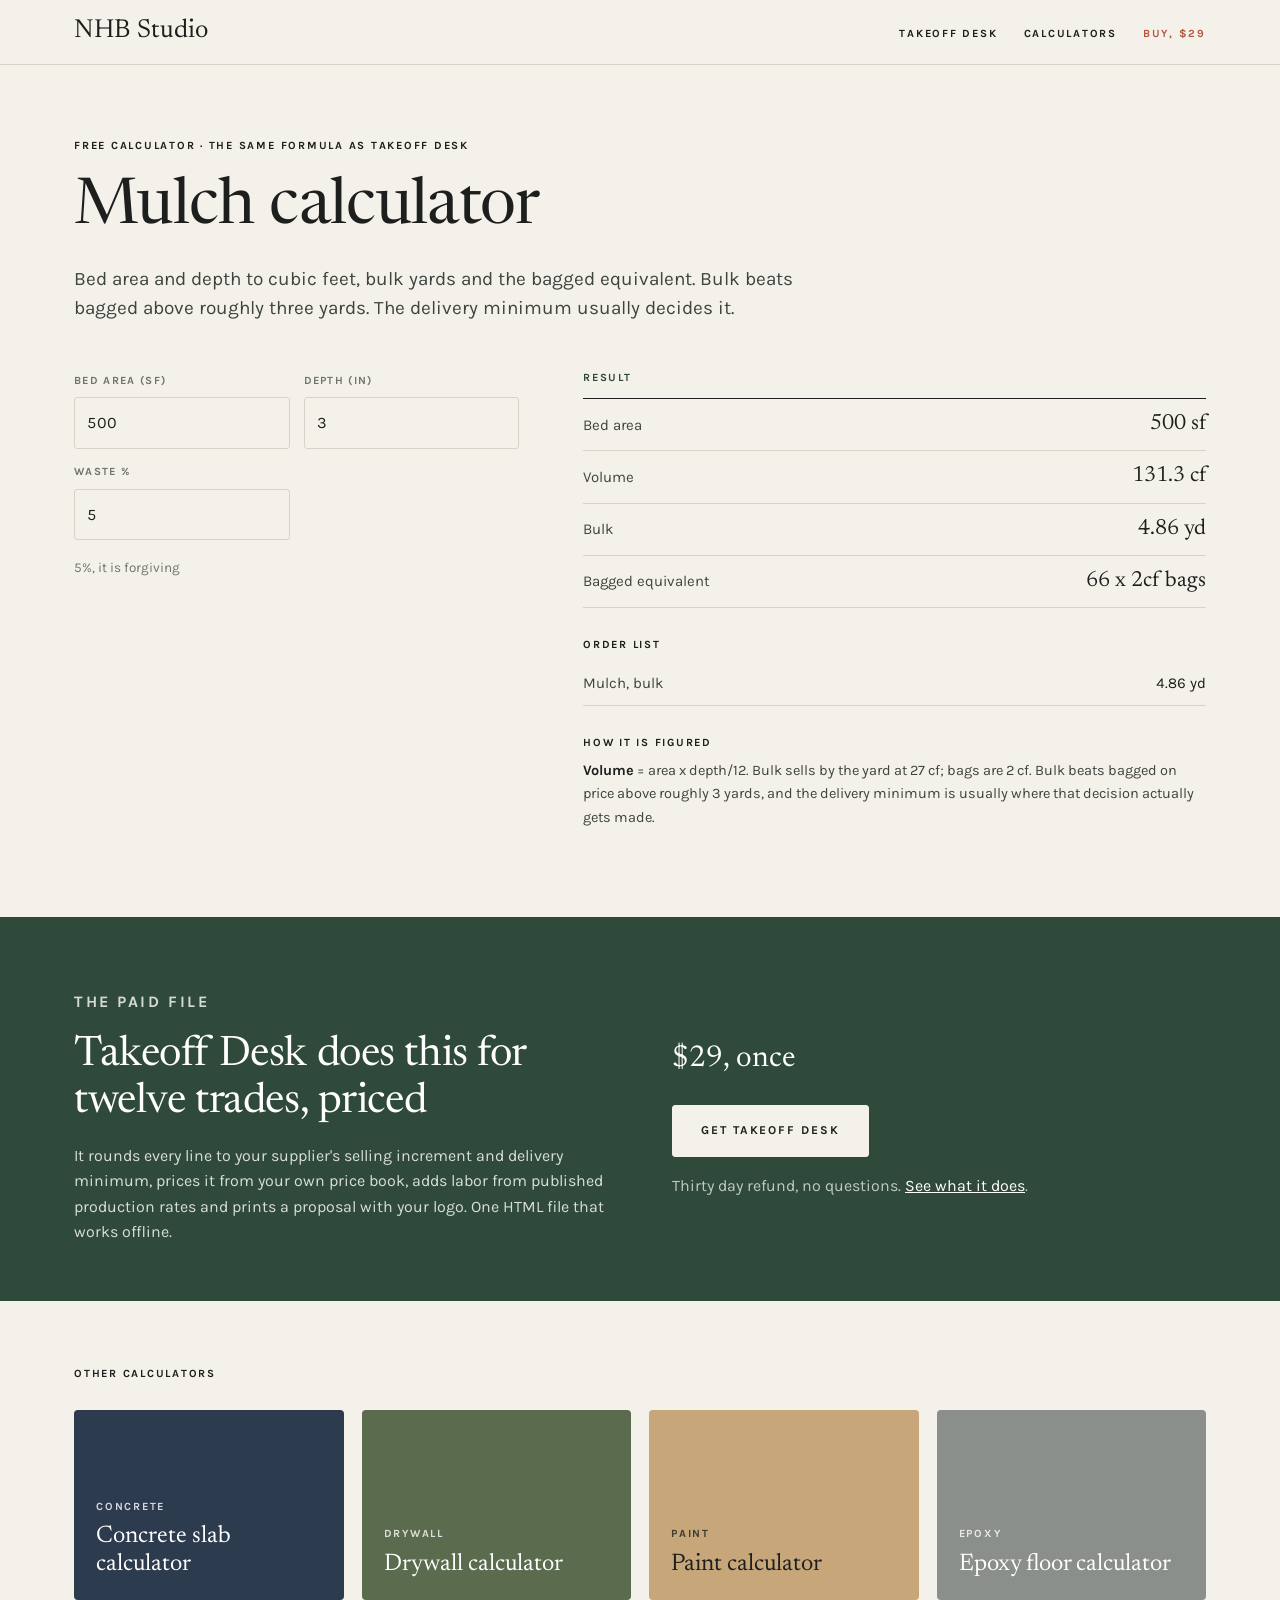
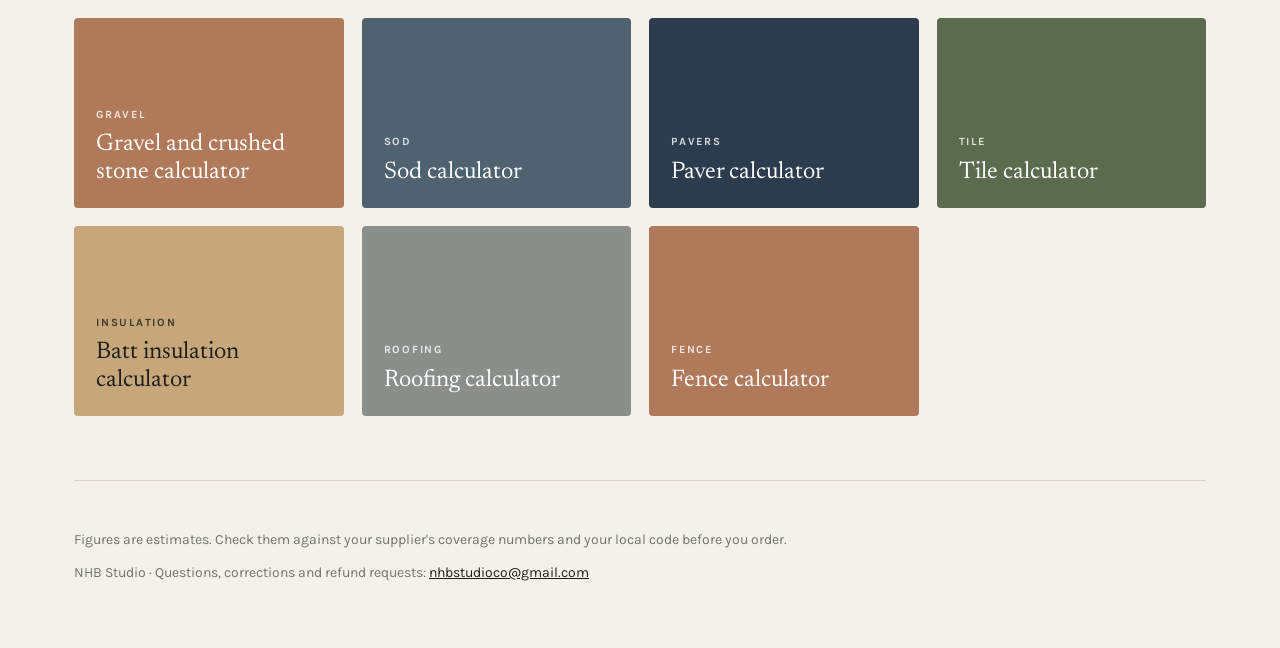
<file: takeoff-desk/mulch-calculator.html>
<!doctype html>
<html lang="en">
<head>
<meta charset="utf-8">
<meta name="viewport" content="width=device-width,initial-scale=1">
<title>Mulch calculator: bulk cubic yards or 2 cubic foot bags</title>
<meta name="description" content="Bed area and depth to cubic feet, bulk yards and the bagged equivalent. Bulk beats bagged above roughly three yards. The delivery minimum usually decides it.">
<link rel="canonical" href="https://nhbstudio.co/takeoff-desk/mulch-calculator.html">
<link rel="preconnect" href="https://fonts.googleapis.com">
<link rel="preconnect" href="https://fonts.gstatic.com" crossorigin>
<link rel="stylesheet" href="https://fonts.googleapis.com/css2?family=Karla:wght@400;700&family=Newsreader:ital,opsz,wght@0,6..72,400;1,6..72,400&display=swap">
<link rel="stylesheet" href="/site.css">
</head>
<body>
<header class="topbar"><div class="wrap"><a class="wordmark" href="/">NHB Studio</a><ul class="topnav"><li><a href="/takeoff-desk/">Takeoff Desk</a></li><li><a href="/takeoff-desk/concrete-calculator.html">Calculators</a></li><li><a class="sale" href="https://nhbstudio.gumroad.com/l/takeoff-desk?utm_source=nhbstudio.co&amp;utm_medium=nav&amp;utm_campaign=takeoff-desk">Buy, $29</a></li></ul></div></header>
<main class="wrap">
<div class="hero" style="padding-bottom:0">
<p class="eyebrow">Free calculator &middot; the same formula as Takeoff Desk</p>
<h1>Mulch calculator</h1>
<p class="lead" style="margin-top:22px;max-width:40em">Bed area and depth to cubic feet, bulk yards and the bagged equivalent. Bulk beats bagged above roughly three yards. The delivery minimum usually decides it.</p>
</div>
<div class="calc" style="margin-top:48px">
<div id="calc"><p class="calc-note">This calculator needs JavaScript.</p></div>
<div class="out" id="out"></div>
</div>
</main>
<div class="band"><div class="wrap"><div><p class="eyebrow" style="color:rgba(255,255,255,.8)">The paid file</p><h2>Takeoff Desk does this for twelve trades, priced</h2><p>It rounds every line to your supplier's selling increment and delivery minimum, prices it from your own price book, adds labor from published production rates and prints a proposal with your logo. One HTML file that works offline.</p></div><div><p class="price">$29, once</p><a class="buy" href="https://nhbstudio.gumroad.com/l/takeoff-desk?utm_source=nhbstudio.co&amp;utm_medium=calculator&amp;utm_campaign=takeoff-desk&amp;utm_content=mulch">Get Takeoff Desk</a><p class="buy-note" style="color:rgba(255,255,255,.7)">Thirty day refund, no questions. <a href="/takeoff-desk/" style="color:#fff">See what it does</a>.</p></div></div></div>
<main class="wrap">
<div class="more"><p class="eyebrow">Other calculators</p><ul class="tones"><li><a class="t1" href="/takeoff-desk/concrete-calculator.html"><small>concrete</small>Concrete slab calculator</a></li><li><a class="t2" href="/takeoff-desk/drywall-calculator.html"><small>drywall</small>Drywall calculator</a></li><li><a class="t3" href="/takeoff-desk/paint-calculator.html"><small>paint</small>Paint calculator</a></li><li><a class="t4" href="/takeoff-desk/epoxy-calculator.html"><small>epoxy</small>Epoxy floor calculator</a></li><li><a class="t5" href="/takeoff-desk/gravel-calculator.html"><small>gravel</small>Gravel and crushed stone calculator</a></li><li><a class="t6" href="/takeoff-desk/sod-calculator.html"><small>sod</small>Sod calculator</a></li><li><a class="t1" href="/takeoff-desk/pavers-calculator.html"><small>pavers</small>Paver calculator</a></li><li><a class="t2" href="/takeoff-desk/tile-calculator.html"><small>tile</small>Tile calculator</a></li><li><a class="t3" href="/takeoff-desk/insulation-calculator.html"><small>insulation</small>Batt insulation calculator</a></li><li><a class="t4" href="/takeoff-desk/roofing-calculator.html"><small>roofing</small>Roofing calculator</a></li><li><a class="t5" href="/takeoff-desk/fence-calculator.html"><small>fence</small>Fence calculator</a></li></ul></div>
<footer><p>Figures are estimates. Check them against your supplier's coverage numbers and your local code before you order.</p><p>NHB Studio &middot; Questions, corrections and refund requests: <a href="mailto:nhbstudioco@gmail.com">nhbstudioco@gmail.com</a></p></footer>
</main>
<script>window.TRADE="mulch"</script>
<script src="calc.js"></script>
</body>
</html>
</file>
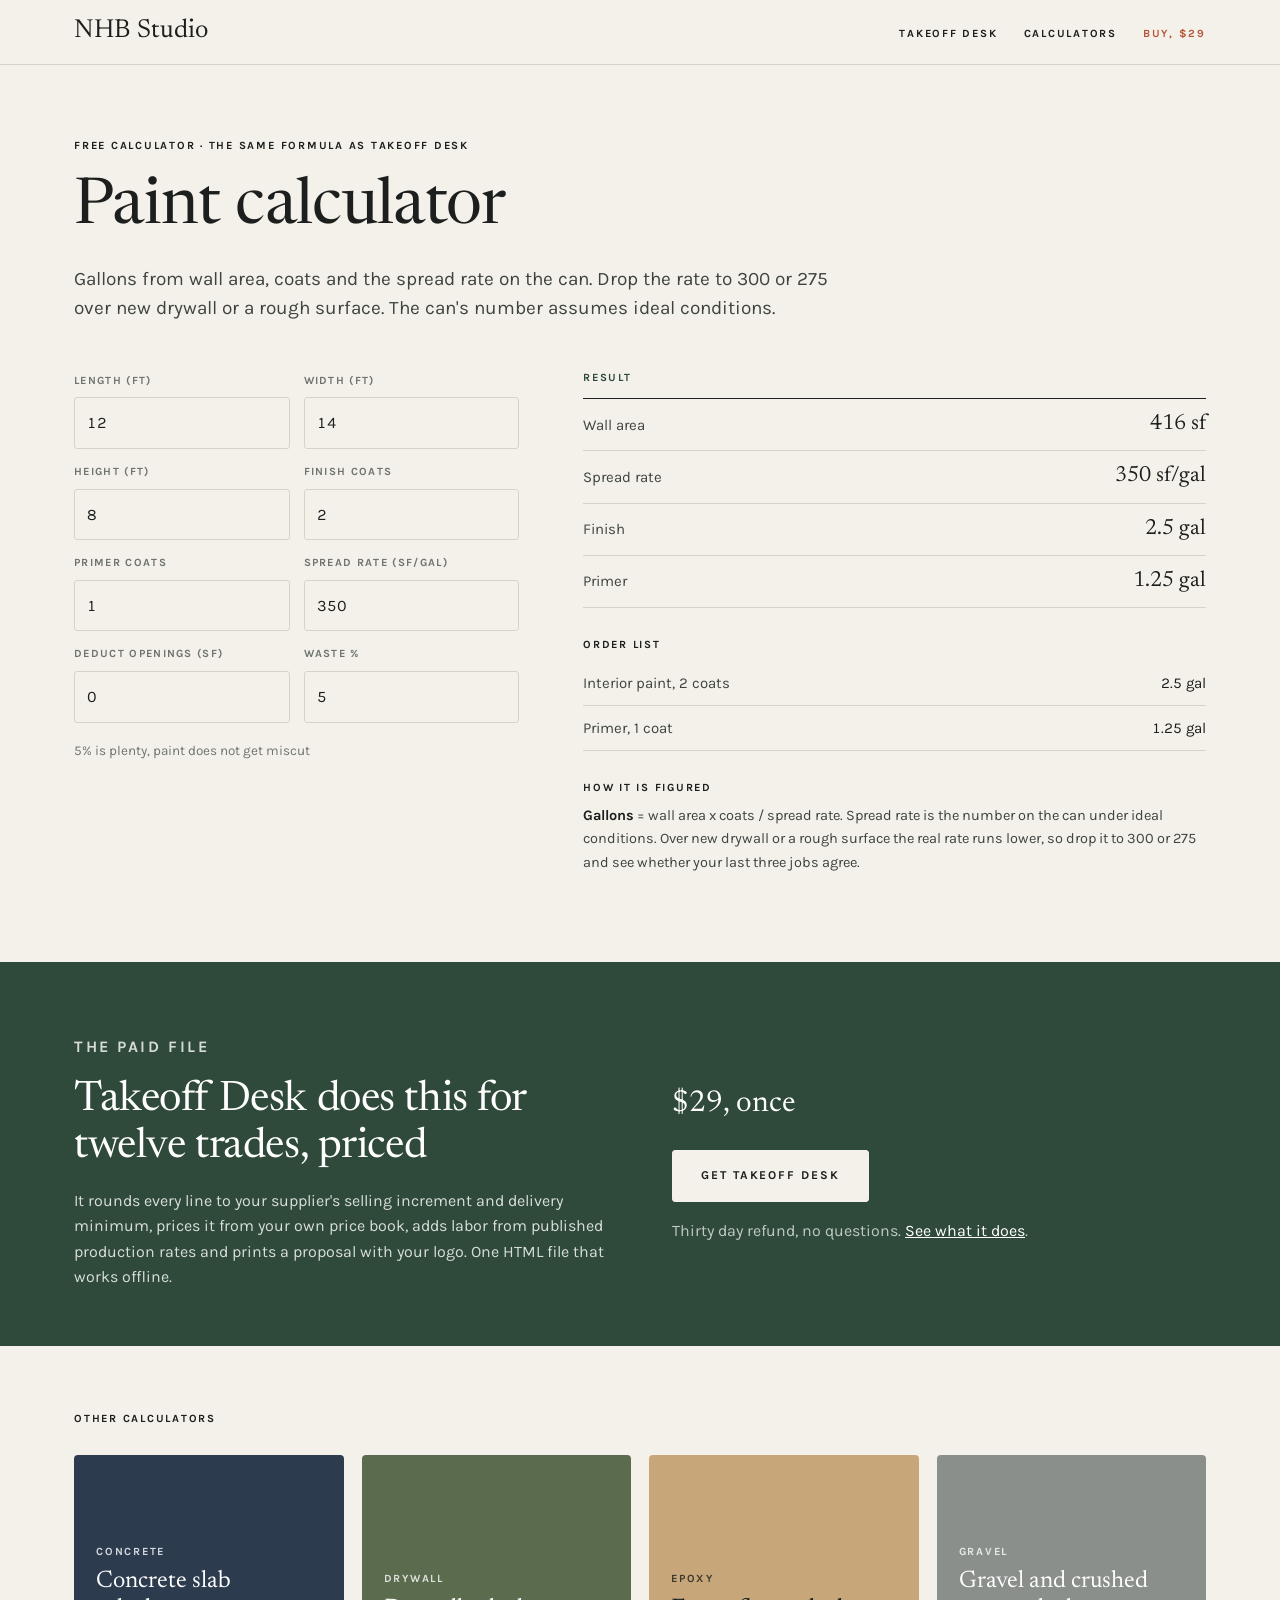
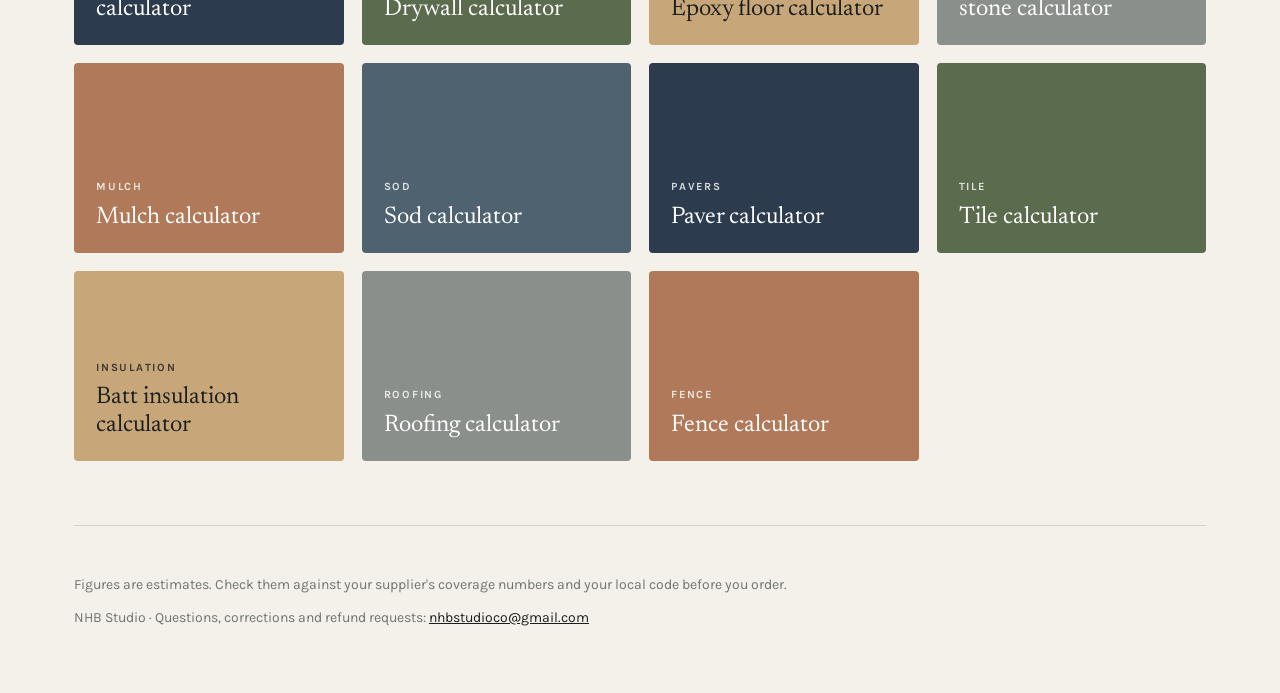
<file: takeoff-desk/paint-calculator.html>
<!doctype html>
<html lang="en">
<head>
<meta charset="utf-8">
<meta name="viewport" content="width=device-width,initial-scale=1">
<title>Paint calculator by spread rate, coats and primer</title>
<meta name="description" content="Gallons from wall area, coats and the spread rate on the can. Drop the rate to 300 or 275 over new drywall or a rough surface. The can's number assumes ideal conditions.">
<link rel="canonical" href="https://nhbstudio.co/takeoff-desk/paint-calculator.html">
<link rel="preconnect" href="https://fonts.googleapis.com">
<link rel="preconnect" href="https://fonts.gstatic.com" crossorigin>
<link rel="stylesheet" href="https://fonts.googleapis.com/css2?family=Karla:wght@400;700&family=Newsreader:ital,opsz,wght@0,6..72,400;1,6..72,400&display=swap">
<link rel="stylesheet" href="/site.css">
</head>
<body>
<header class="topbar"><div class="wrap"><a class="wordmark" href="/">NHB Studio</a><ul class="topnav"><li><a href="/takeoff-desk/">Takeoff Desk</a></li><li><a href="/takeoff-desk/concrete-calculator.html">Calculators</a></li><li><a class="sale" href="https://nhbstudio.gumroad.com/l/takeoff-desk?utm_source=nhbstudio.co&amp;utm_medium=nav&amp;utm_campaign=takeoff-desk">Buy, $29</a></li></ul></div></header>
<main class="wrap">
<div class="hero" style="padding-bottom:0">
<p class="eyebrow">Free calculator &middot; the same formula as Takeoff Desk</p>
<h1>Paint calculator</h1>
<p class="lead" style="margin-top:22px;max-width:40em">Gallons from wall area, coats and the spread rate on the can. Drop the rate to 300 or 275 over new drywall or a rough surface. The can's number assumes ideal conditions.</p>
</div>
<div class="calc" style="margin-top:48px">
<div id="calc"><p class="calc-note">This calculator needs JavaScript.</p></div>
<div class="out" id="out"></div>
</div>
</main>
<div class="band"><div class="wrap"><div><p class="eyebrow" style="color:rgba(255,255,255,.8)">The paid file</p><h2>Takeoff Desk does this for twelve trades, priced</h2><p>It rounds every line to your supplier's selling increment and delivery minimum, prices it from your own price book, adds labor from published production rates and prints a proposal with your logo. One HTML file that works offline.</p></div><div><p class="price">$29, once</p><a class="buy" href="https://nhbstudio.gumroad.com/l/takeoff-desk?utm_source=nhbstudio.co&amp;utm_medium=calculator&amp;utm_campaign=takeoff-desk&amp;utm_content=paint">Get Takeoff Desk</a><p class="buy-note" style="color:rgba(255,255,255,.7)">Thirty day refund, no questions. <a href="/takeoff-desk/" style="color:#fff">See what it does</a>.</p></div></div></div>
<main class="wrap">
<div class="more"><p class="eyebrow">Other calculators</p><ul class="tones"><li><a class="t1" href="/takeoff-desk/concrete-calculator.html"><small>concrete</small>Concrete slab calculator</a></li><li><a class="t2" href="/takeoff-desk/drywall-calculator.html"><small>drywall</small>Drywall calculator</a></li><li><a class="t3" href="/takeoff-desk/epoxy-calculator.html"><small>epoxy</small>Epoxy floor calculator</a></li><li><a class="t4" href="/takeoff-desk/gravel-calculator.html"><small>gravel</small>Gravel and crushed stone calculator</a></li><li><a class="t5" href="/takeoff-desk/mulch-calculator.html"><small>mulch</small>Mulch calculator</a></li><li><a class="t6" href="/takeoff-desk/sod-calculator.html"><small>sod</small>Sod calculator</a></li><li><a class="t1" href="/takeoff-desk/pavers-calculator.html"><small>pavers</small>Paver calculator</a></li><li><a class="t2" href="/takeoff-desk/tile-calculator.html"><small>tile</small>Tile calculator</a></li><li><a class="t3" href="/takeoff-desk/insulation-calculator.html"><small>insulation</small>Batt insulation calculator</a></li><li><a class="t4" href="/takeoff-desk/roofing-calculator.html"><small>roofing</small>Roofing calculator</a></li><li><a class="t5" href="/takeoff-desk/fence-calculator.html"><small>fence</small>Fence calculator</a></li></ul></div>
<footer><p>Figures are estimates. Check them against your supplier's coverage numbers and your local code before you order.</p><p>NHB Studio &middot; Questions, corrections and refund requests: <a href="mailto:nhbstudioco@gmail.com">nhbstudioco@gmail.com</a></p></footer>
</main>
<script>window.TRADE="paint"</script>
<script src="calc.js"></script>
</body>
</html>
</file>
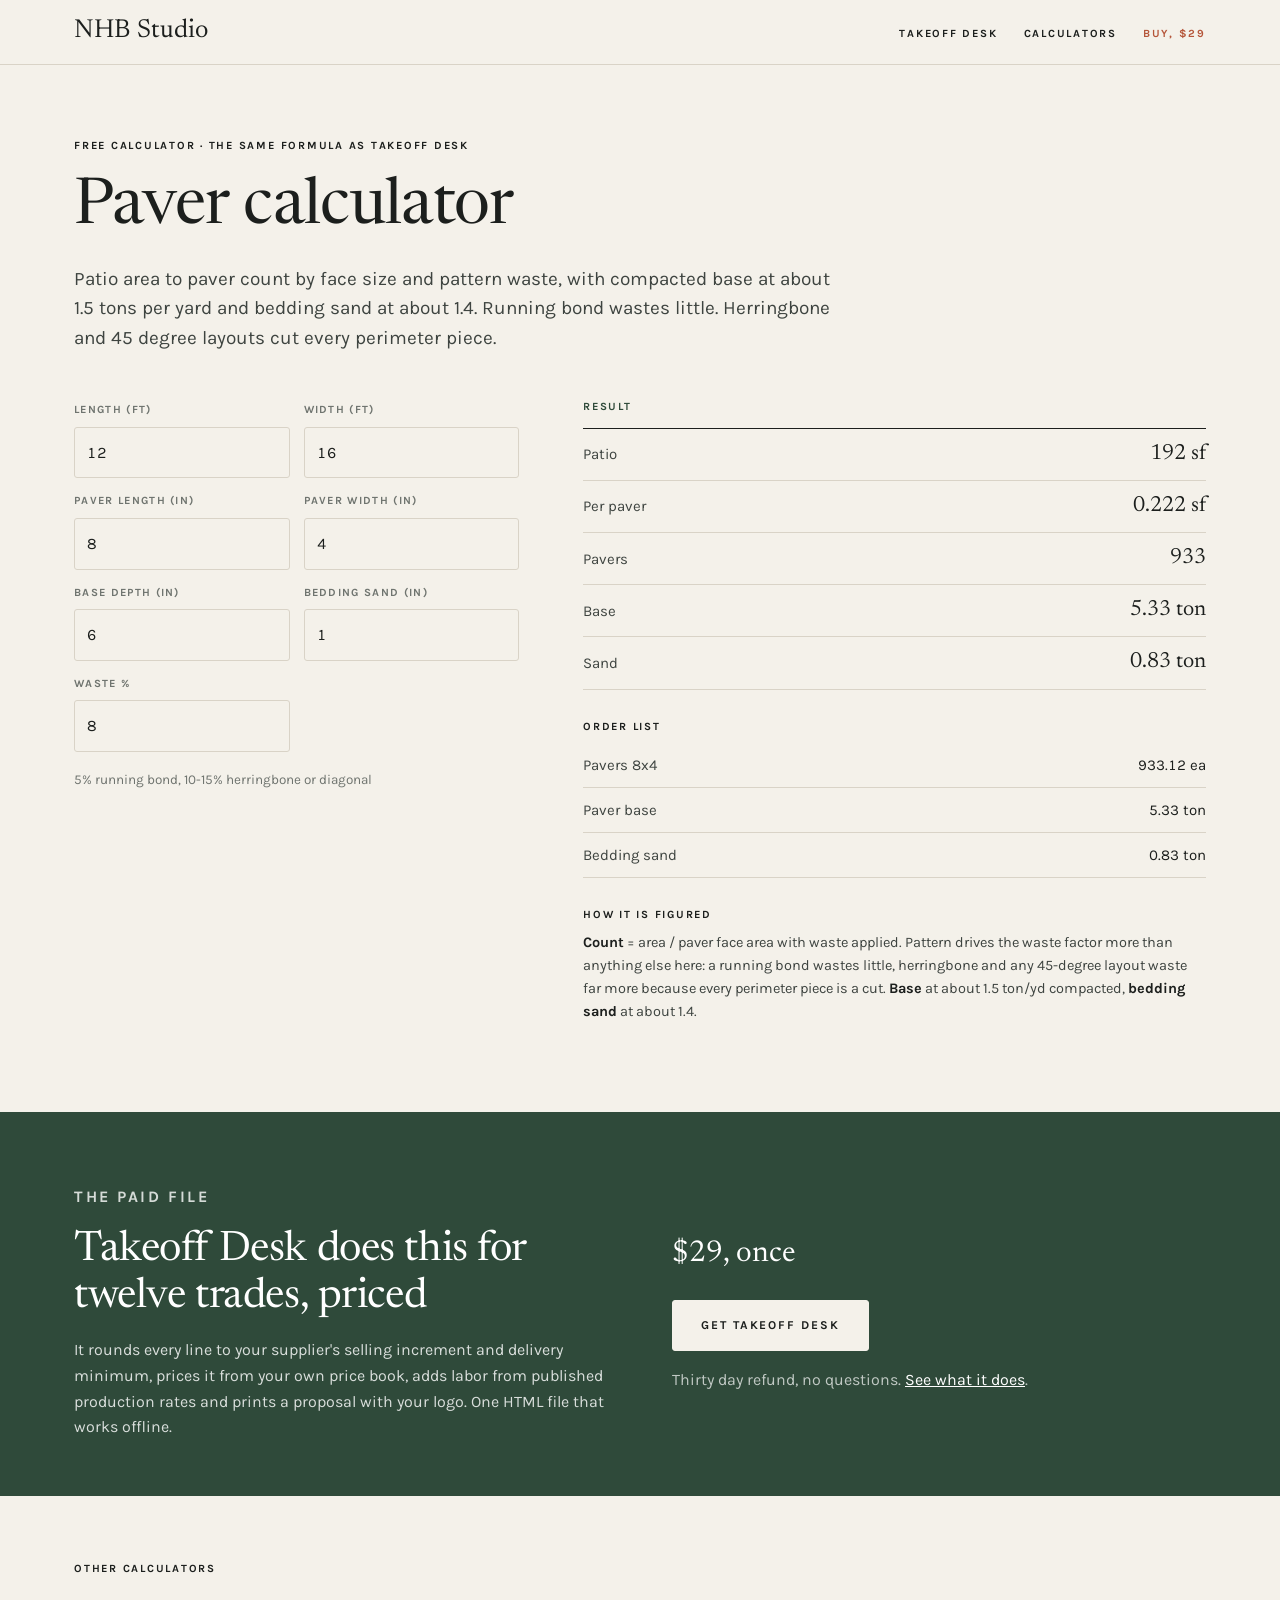
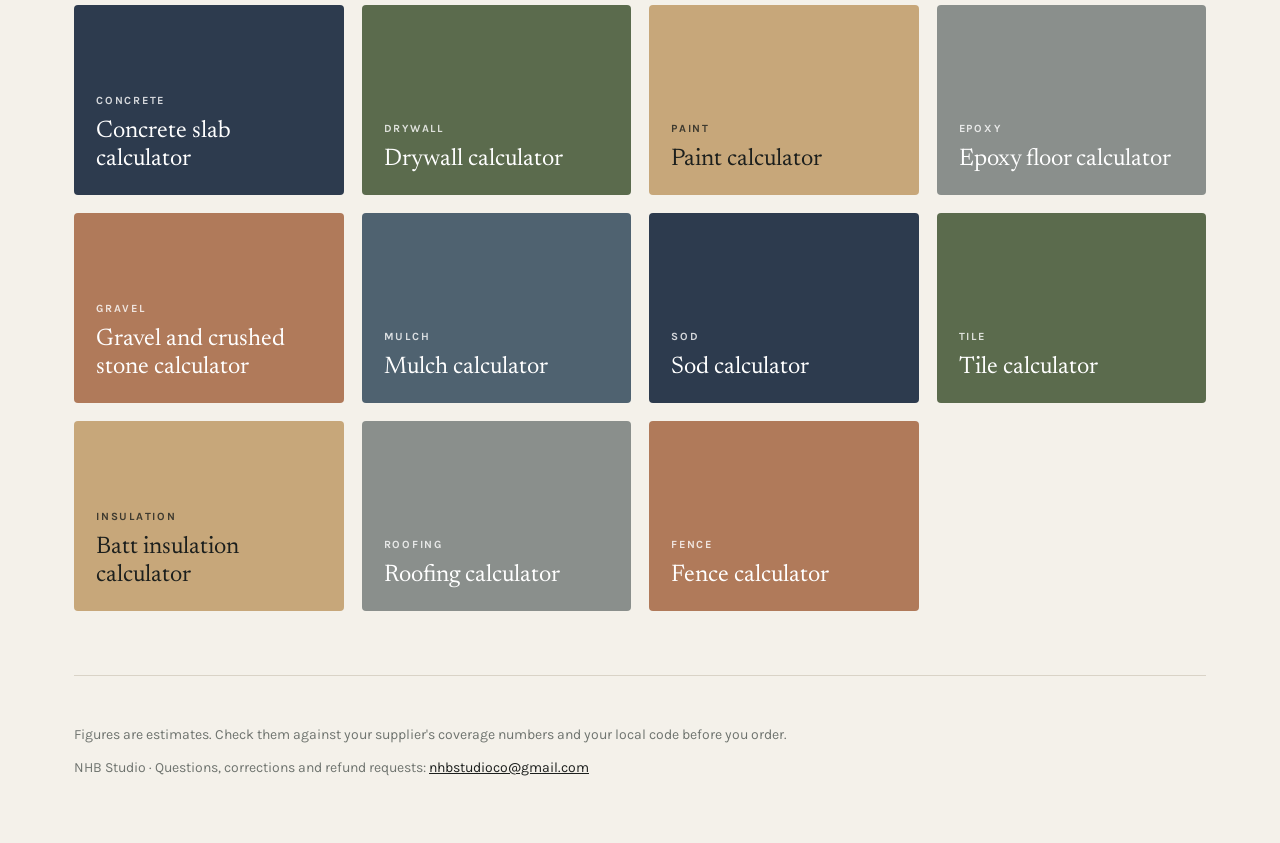
<file: takeoff-desk/pavers-calculator.html>
<!doctype html>
<html lang="en">
<head>
<meta charset="utf-8">
<meta name="viewport" content="width=device-width,initial-scale=1">
<title>Paver calculator: count, base tonnage and bedding sand</title>
<meta name="description" content="Patio area to paver count by face size and pattern waste, with compacted base at about 1.5 tons per yard and bedding sand at about 1.4. Running bond wastes little. Herringbone and 45 degree layouts cut every perimeter piece.">
<link rel="canonical" href="https://nhbstudio.co/takeoff-desk/pavers-calculator.html">
<link rel="preconnect" href="https://fonts.googleapis.com">
<link rel="preconnect" href="https://fonts.gstatic.com" crossorigin>
<link rel="stylesheet" href="https://fonts.googleapis.com/css2?family=Karla:wght@400;700&family=Newsreader:ital,opsz,wght@0,6..72,400;1,6..72,400&display=swap">
<link rel="stylesheet" href="/site.css">
</head>
<body>
<header class="topbar"><div class="wrap"><a class="wordmark" href="/">NHB Studio</a><ul class="topnav"><li><a href="/takeoff-desk/">Takeoff Desk</a></li><li><a href="/takeoff-desk/concrete-calculator.html">Calculators</a></li><li><a class="sale" href="https://nhbstudio.gumroad.com/l/takeoff-desk?utm_source=nhbstudio.co&amp;utm_medium=nav&amp;utm_campaign=takeoff-desk">Buy, $29</a></li></ul></div></header>
<main class="wrap">
<div class="hero" style="padding-bottom:0">
<p class="eyebrow">Free calculator &middot; the same formula as Takeoff Desk</p>
<h1>Paver calculator</h1>
<p class="lead" style="margin-top:22px;max-width:40em">Patio area to paver count by face size and pattern waste, with compacted base at about 1.5 tons per yard and bedding sand at about 1.4. Running bond wastes little. Herringbone and 45 degree layouts cut every perimeter piece.</p>
</div>
<div class="calc" style="margin-top:48px">
<div id="calc"><p class="calc-note">This calculator needs JavaScript.</p></div>
<div class="out" id="out"></div>
</div>
</main>
<div class="band"><div class="wrap"><div><p class="eyebrow" style="color:rgba(255,255,255,.8)">The paid file</p><h2>Takeoff Desk does this for twelve trades, priced</h2><p>It rounds every line to your supplier's selling increment and delivery minimum, prices it from your own price book, adds labor from published production rates and prints a proposal with your logo. One HTML file that works offline.</p></div><div><p class="price">$29, once</p><a class="buy" href="https://nhbstudio.gumroad.com/l/takeoff-desk?utm_source=nhbstudio.co&amp;utm_medium=calculator&amp;utm_campaign=takeoff-desk&amp;utm_content=pavers">Get Takeoff Desk</a><p class="buy-note" style="color:rgba(255,255,255,.7)">Thirty day refund, no questions. <a href="/takeoff-desk/" style="color:#fff">See what it does</a>.</p></div></div></div>
<main class="wrap">
<div class="more"><p class="eyebrow">Other calculators</p><ul class="tones"><li><a class="t1" href="/takeoff-desk/concrete-calculator.html"><small>concrete</small>Concrete slab calculator</a></li><li><a class="t2" href="/takeoff-desk/drywall-calculator.html"><small>drywall</small>Drywall calculator</a></li><li><a class="t3" href="/takeoff-desk/paint-calculator.html"><small>paint</small>Paint calculator</a></li><li><a class="t4" href="/takeoff-desk/epoxy-calculator.html"><small>epoxy</small>Epoxy floor calculator</a></li><li><a class="t5" href="/takeoff-desk/gravel-calculator.html"><small>gravel</small>Gravel and crushed stone calculator</a></li><li><a class="t6" href="/takeoff-desk/mulch-calculator.html"><small>mulch</small>Mulch calculator</a></li><li><a class="t1" href="/takeoff-desk/sod-calculator.html"><small>sod</small>Sod calculator</a></li><li><a class="t2" href="/takeoff-desk/tile-calculator.html"><small>tile</small>Tile calculator</a></li><li><a class="t3" href="/takeoff-desk/insulation-calculator.html"><small>insulation</small>Batt insulation calculator</a></li><li><a class="t4" href="/takeoff-desk/roofing-calculator.html"><small>roofing</small>Roofing calculator</a></li><li><a class="t5" href="/takeoff-desk/fence-calculator.html"><small>fence</small>Fence calculator</a></li></ul></div>
<footer><p>Figures are estimates. Check them against your supplier's coverage numbers and your local code before you order.</p><p>NHB Studio &middot; Questions, corrections and refund requests: <a href="mailto:nhbstudioco@gmail.com">nhbstudioco@gmail.com</a></p></footer>
</main>
<script>window.TRADE="pavers"</script>
<script src="calc.js"></script>
</body>
</html>
</file>
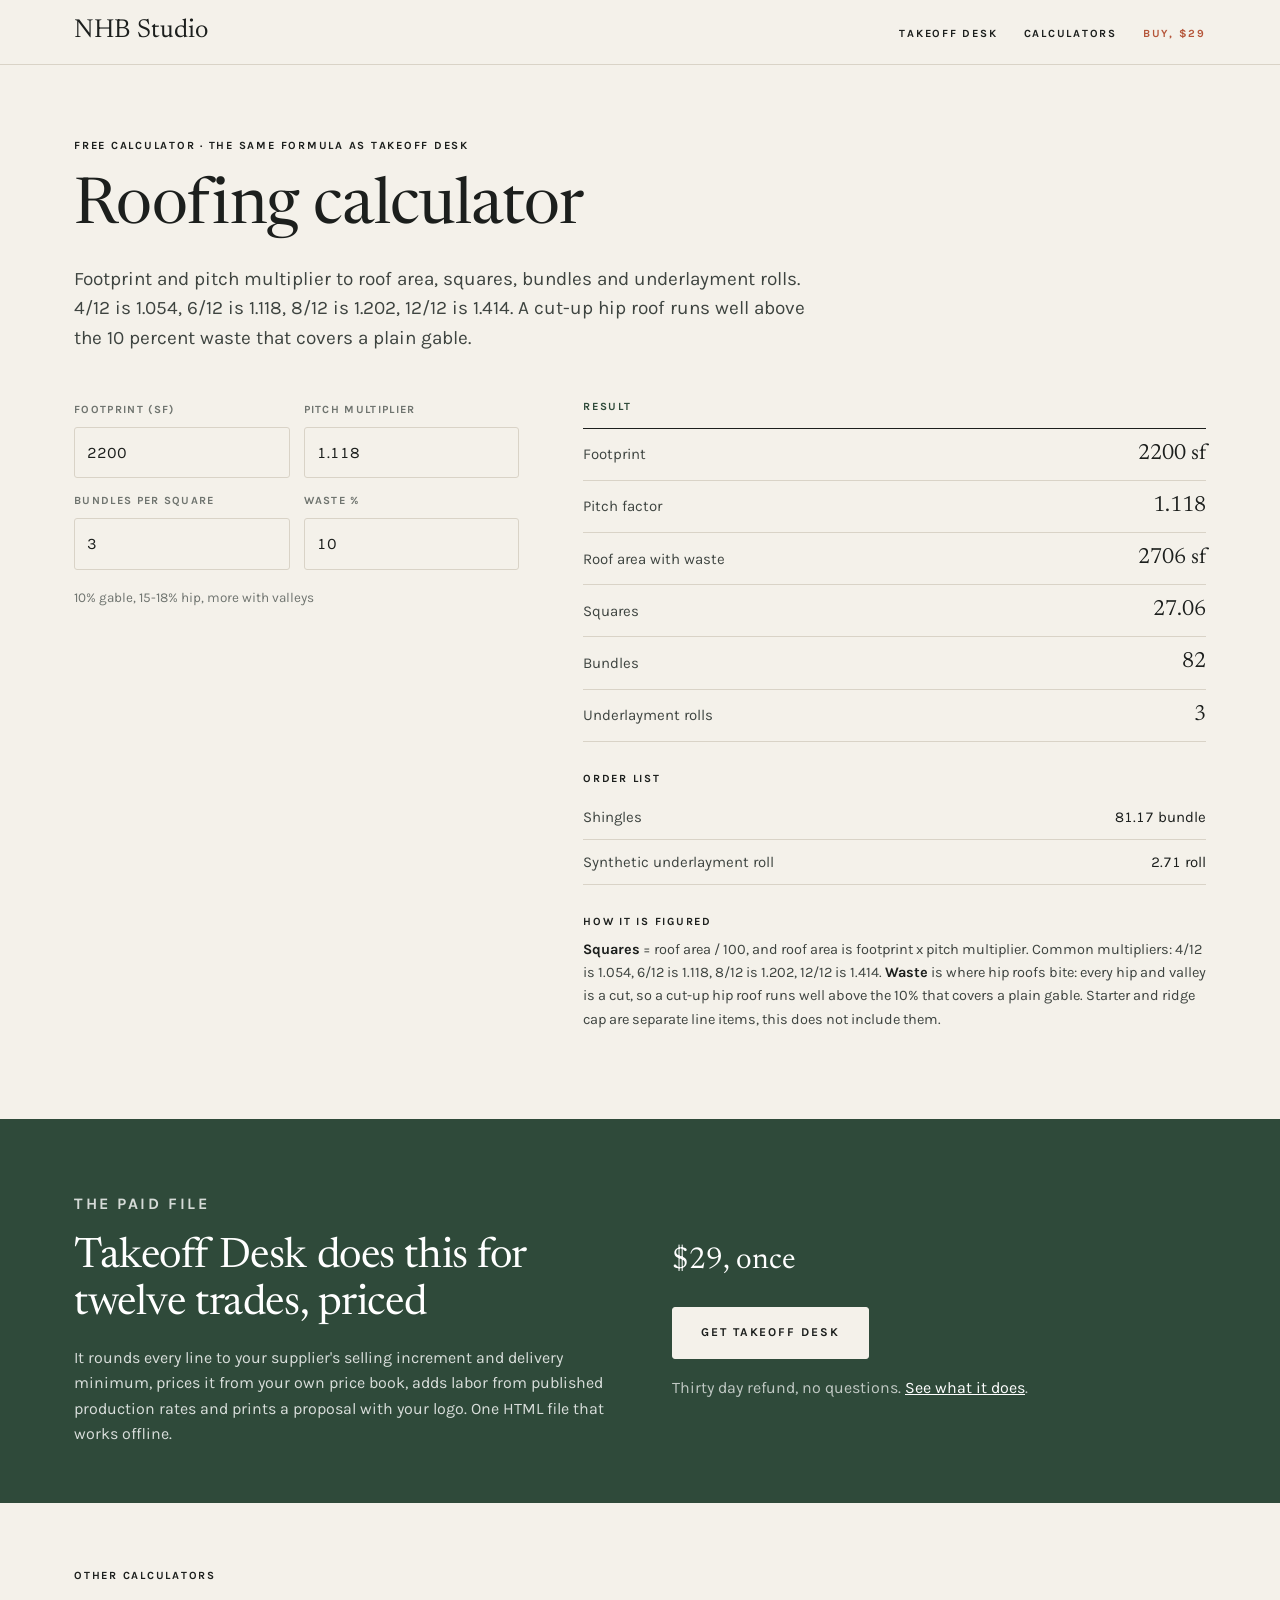
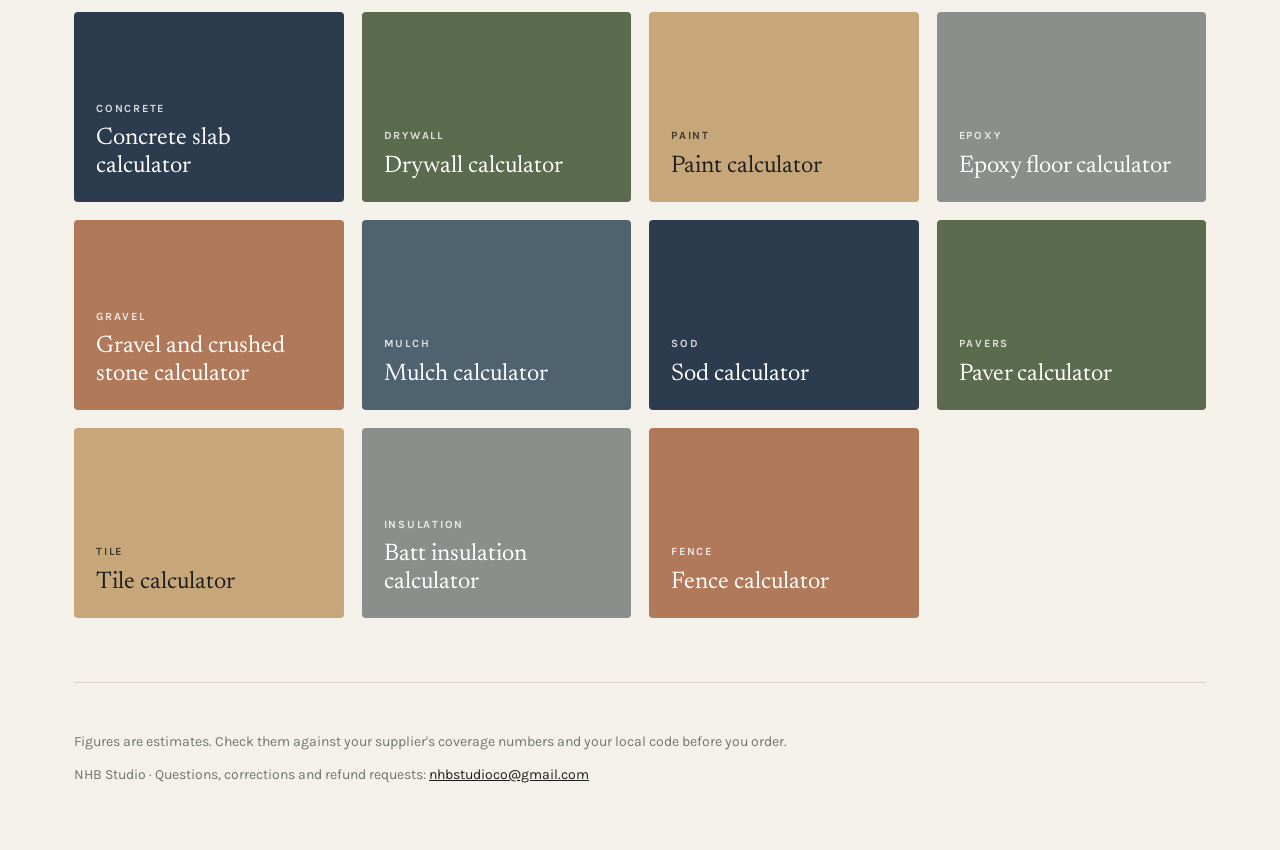
<file: takeoff-desk/roofing-calculator.html>
<!doctype html>
<html lang="en">
<head>
<meta charset="utf-8">
<meta name="viewport" content="width=device-width,initial-scale=1">
<title>Roofing calculator: squares and bundles by pitch and waste</title>
<meta name="description" content="Footprint and pitch multiplier to roof area, squares, bundles and underlayment rolls. 4/12 is 1.054, 6/12 is 1.118, 8/12 is 1.202, 12/12 is 1.414. A cut-up hip roof runs well above the 10 percent waste that covers a plain gable.">
<link rel="canonical" href="https://nhbstudio.co/takeoff-desk/roofing-calculator.html">
<link rel="preconnect" href="https://fonts.googleapis.com">
<link rel="preconnect" href="https://fonts.gstatic.com" crossorigin>
<link rel="stylesheet" href="https://fonts.googleapis.com/css2?family=Karla:wght@400;700&family=Newsreader:ital,opsz,wght@0,6..72,400;1,6..72,400&display=swap">
<link rel="stylesheet" href="/site.css">
</head>
<body>
<header class="topbar"><div class="wrap"><a class="wordmark" href="/">NHB Studio</a><ul class="topnav"><li><a href="/takeoff-desk/">Takeoff Desk</a></li><li><a href="/takeoff-desk/concrete-calculator.html">Calculators</a></li><li><a class="sale" href="https://nhbstudio.gumroad.com/l/takeoff-desk?utm_source=nhbstudio.co&amp;utm_medium=nav&amp;utm_campaign=takeoff-desk">Buy, $29</a></li></ul></div></header>
<main class="wrap">
<div class="hero" style="padding-bottom:0">
<p class="eyebrow">Free calculator &middot; the same formula as Takeoff Desk</p>
<h1>Roofing calculator</h1>
<p class="lead" style="margin-top:22px;max-width:40em">Footprint and pitch multiplier to roof area, squares, bundles and underlayment rolls. 4/12 is 1.054, 6/12 is 1.118, 8/12 is 1.202, 12/12 is 1.414. A cut-up hip roof runs well above the 10 percent waste that covers a plain gable.</p>
</div>
<div class="calc" style="margin-top:48px">
<div id="calc"><p class="calc-note">This calculator needs JavaScript.</p></div>
<div class="out" id="out"></div>
</div>
</main>
<div class="band"><div class="wrap"><div><p class="eyebrow" style="color:rgba(255,255,255,.8)">The paid file</p><h2>Takeoff Desk does this for twelve trades, priced</h2><p>It rounds every line to your supplier's selling increment and delivery minimum, prices it from your own price book, adds labor from published production rates and prints a proposal with your logo. One HTML file that works offline.</p></div><div><p class="price">$29, once</p><a class="buy" href="https://nhbstudio.gumroad.com/l/takeoff-desk?utm_source=nhbstudio.co&amp;utm_medium=calculator&amp;utm_campaign=takeoff-desk&amp;utm_content=roofing">Get Takeoff Desk</a><p class="buy-note" style="color:rgba(255,255,255,.7)">Thirty day refund, no questions. <a href="/takeoff-desk/" style="color:#fff">See what it does</a>.</p></div></div></div>
<main class="wrap">
<div class="more"><p class="eyebrow">Other calculators</p><ul class="tones"><li><a class="t1" href="/takeoff-desk/concrete-calculator.html"><small>concrete</small>Concrete slab calculator</a></li><li><a class="t2" href="/takeoff-desk/drywall-calculator.html"><small>drywall</small>Drywall calculator</a></li><li><a class="t3" href="/takeoff-desk/paint-calculator.html"><small>paint</small>Paint calculator</a></li><li><a class="t4" href="/takeoff-desk/epoxy-calculator.html"><small>epoxy</small>Epoxy floor calculator</a></li><li><a class="t5" href="/takeoff-desk/gravel-calculator.html"><small>gravel</small>Gravel and crushed stone calculator</a></li><li><a class="t6" href="/takeoff-desk/mulch-calculator.html"><small>mulch</small>Mulch calculator</a></li><li><a class="t1" href="/takeoff-desk/sod-calculator.html"><small>sod</small>Sod calculator</a></li><li><a class="t2" href="/takeoff-desk/pavers-calculator.html"><small>pavers</small>Paver calculator</a></li><li><a class="t3" href="/takeoff-desk/tile-calculator.html"><small>tile</small>Tile calculator</a></li><li><a class="t4" href="/takeoff-desk/insulation-calculator.html"><small>insulation</small>Batt insulation calculator</a></li><li><a class="t5" href="/takeoff-desk/fence-calculator.html"><small>fence</small>Fence calculator</a></li></ul></div>
<footer><p>Figures are estimates. Check them against your supplier's coverage numbers and your local code before you order.</p><p>NHB Studio &middot; Questions, corrections and refund requests: <a href="mailto:nhbstudioco@gmail.com">nhbstudioco@gmail.com</a></p></footer>
</main>
<script>window.TRADE="roofing"</script>
<script src="calc.js"></script>
</body>
</html>
</file>
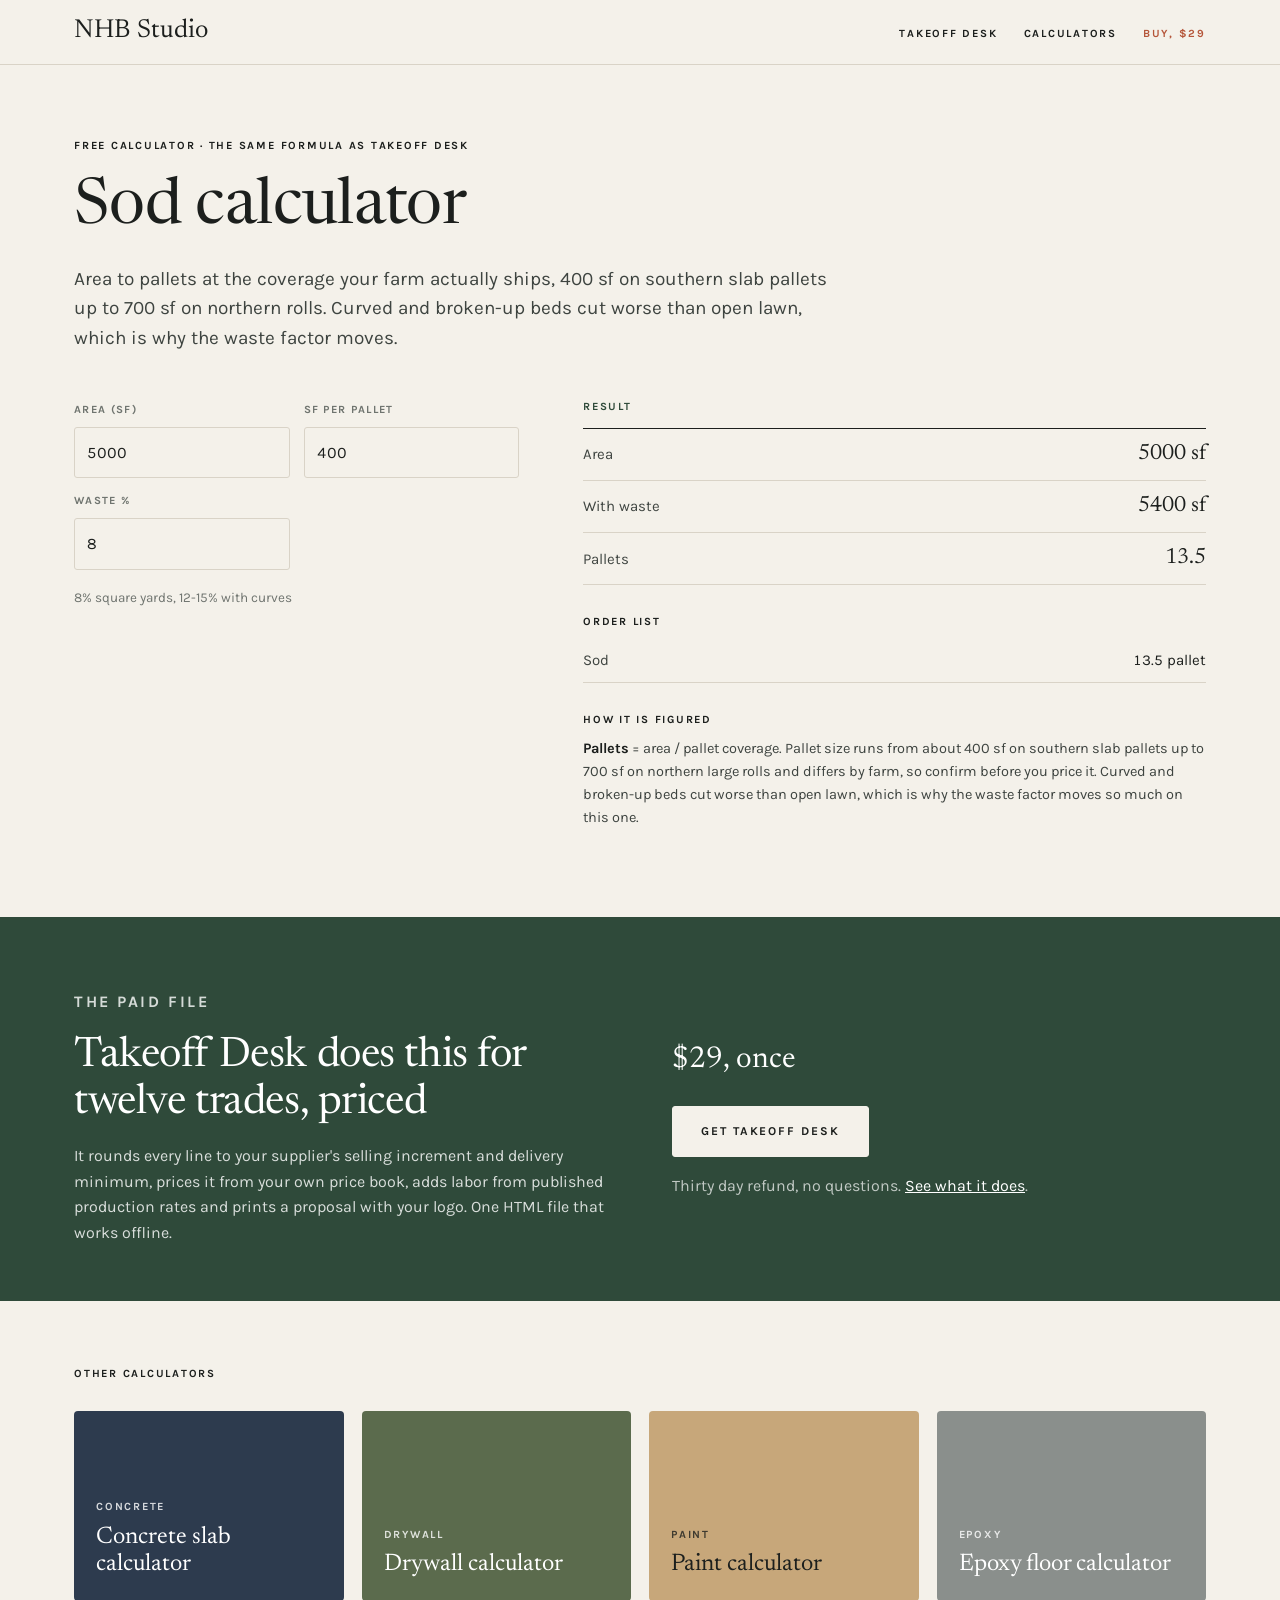
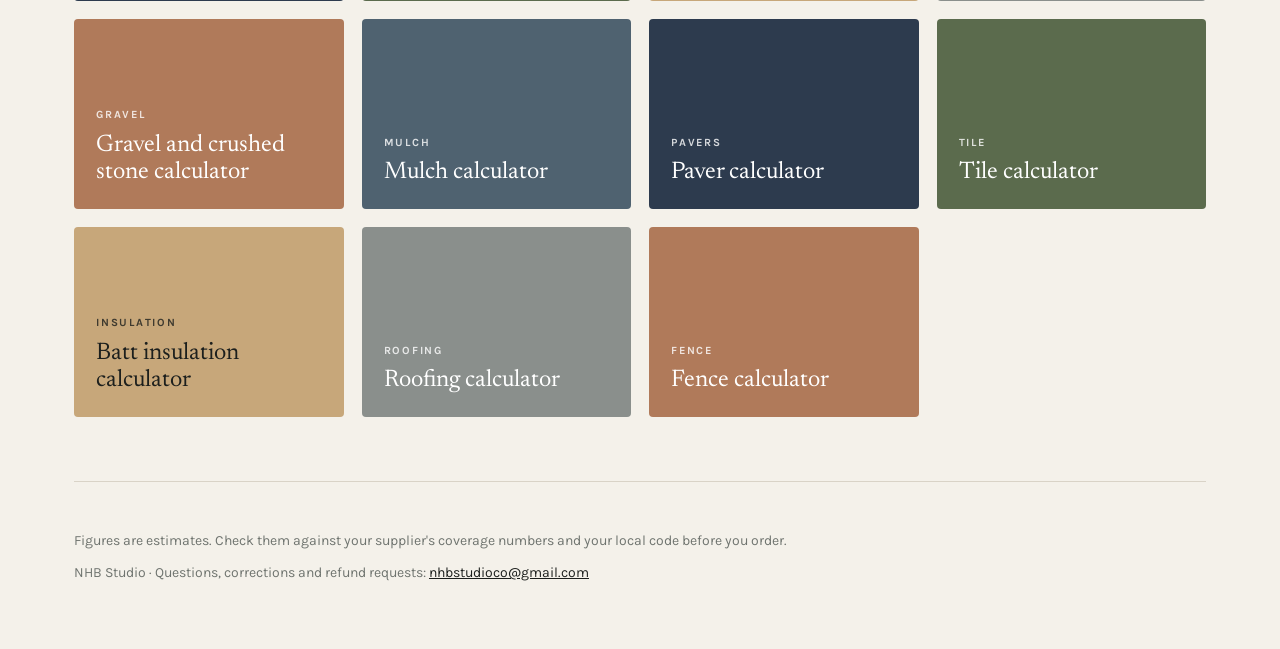
<file: takeoff-desk/sod-calculator.html>
<!doctype html>
<html lang="en">
<head>
<meta charset="utf-8">
<meta name="viewport" content="width=device-width,initial-scale=1">
<title>Sod calculator: pallets with a waste factor for curves</title>
<meta name="description" content="Area to pallets at the coverage your farm actually ships, 400 sf on southern slab pallets up to 700 sf on northern rolls. Curved and broken-up beds cut worse than open lawn, which is why the waste factor moves.">
<link rel="canonical" href="https://nhbstudio.co/takeoff-desk/sod-calculator.html">
<link rel="preconnect" href="https://fonts.googleapis.com">
<link rel="preconnect" href="https://fonts.gstatic.com" crossorigin>
<link rel="stylesheet" href="https://fonts.googleapis.com/css2?family=Karla:wght@400;700&family=Newsreader:ital,opsz,wght@0,6..72,400;1,6..72,400&display=swap">
<link rel="stylesheet" href="/site.css">
</head>
<body>
<header class="topbar"><div class="wrap"><a class="wordmark" href="/">NHB Studio</a><ul class="topnav"><li><a href="/takeoff-desk/">Takeoff Desk</a></li><li><a href="/takeoff-desk/concrete-calculator.html">Calculators</a></li><li><a class="sale" href="https://nhbstudio.gumroad.com/l/takeoff-desk?utm_source=nhbstudio.co&amp;utm_medium=nav&amp;utm_campaign=takeoff-desk">Buy, $29</a></li></ul></div></header>
<main class="wrap">
<div class="hero" style="padding-bottom:0">
<p class="eyebrow">Free calculator &middot; the same formula as Takeoff Desk</p>
<h1>Sod calculator</h1>
<p class="lead" style="margin-top:22px;max-width:40em">Area to pallets at the coverage your farm actually ships, 400 sf on southern slab pallets up to 700 sf on northern rolls. Curved and broken-up beds cut worse than open lawn, which is why the waste factor moves.</p>
</div>
<div class="calc" style="margin-top:48px">
<div id="calc"><p class="calc-note">This calculator needs JavaScript.</p></div>
<div class="out" id="out"></div>
</div>
</main>
<div class="band"><div class="wrap"><div><p class="eyebrow" style="color:rgba(255,255,255,.8)">The paid file</p><h2>Takeoff Desk does this for twelve trades, priced</h2><p>It rounds every line to your supplier's selling increment and delivery minimum, prices it from your own price book, adds labor from published production rates and prints a proposal with your logo. One HTML file that works offline.</p></div><div><p class="price">$29, once</p><a class="buy" href="https://nhbstudio.gumroad.com/l/takeoff-desk?utm_source=nhbstudio.co&amp;utm_medium=calculator&amp;utm_campaign=takeoff-desk&amp;utm_content=sod">Get Takeoff Desk</a><p class="buy-note" style="color:rgba(255,255,255,.7)">Thirty day refund, no questions. <a href="/takeoff-desk/" style="color:#fff">See what it does</a>.</p></div></div></div>
<main class="wrap">
<div class="more"><p class="eyebrow">Other calculators</p><ul class="tones"><li><a class="t1" href="/takeoff-desk/concrete-calculator.html"><small>concrete</small>Concrete slab calculator</a></li><li><a class="t2" href="/takeoff-desk/drywall-calculator.html"><small>drywall</small>Drywall calculator</a></li><li><a class="t3" href="/takeoff-desk/paint-calculator.html"><small>paint</small>Paint calculator</a></li><li><a class="t4" href="/takeoff-desk/epoxy-calculator.html"><small>epoxy</small>Epoxy floor calculator</a></li><li><a class="t5" href="/takeoff-desk/gravel-calculator.html"><small>gravel</small>Gravel and crushed stone calculator</a></li><li><a class="t6" href="/takeoff-desk/mulch-calculator.html"><small>mulch</small>Mulch calculator</a></li><li><a class="t1" href="/takeoff-desk/pavers-calculator.html"><small>pavers</small>Paver calculator</a></li><li><a class="t2" href="/takeoff-desk/tile-calculator.html"><small>tile</small>Tile calculator</a></li><li><a class="t3" href="/takeoff-desk/insulation-calculator.html"><small>insulation</small>Batt insulation calculator</a></li><li><a class="t4" href="/takeoff-desk/roofing-calculator.html"><small>roofing</small>Roofing calculator</a></li><li><a class="t5" href="/takeoff-desk/fence-calculator.html"><small>fence</small>Fence calculator</a></li></ul></div>
<footer><p>Figures are estimates. Check them against your supplier's coverage numbers and your local code before you order.</p><p>NHB Studio &middot; Questions, corrections and refund requests: <a href="mailto:nhbstudioco@gmail.com">nhbstudioco@gmail.com</a></p></footer>
</main>
<script>window.TRADE="sod"</script>
<script src="calc.js"></script>
</body>
</html>
</file>
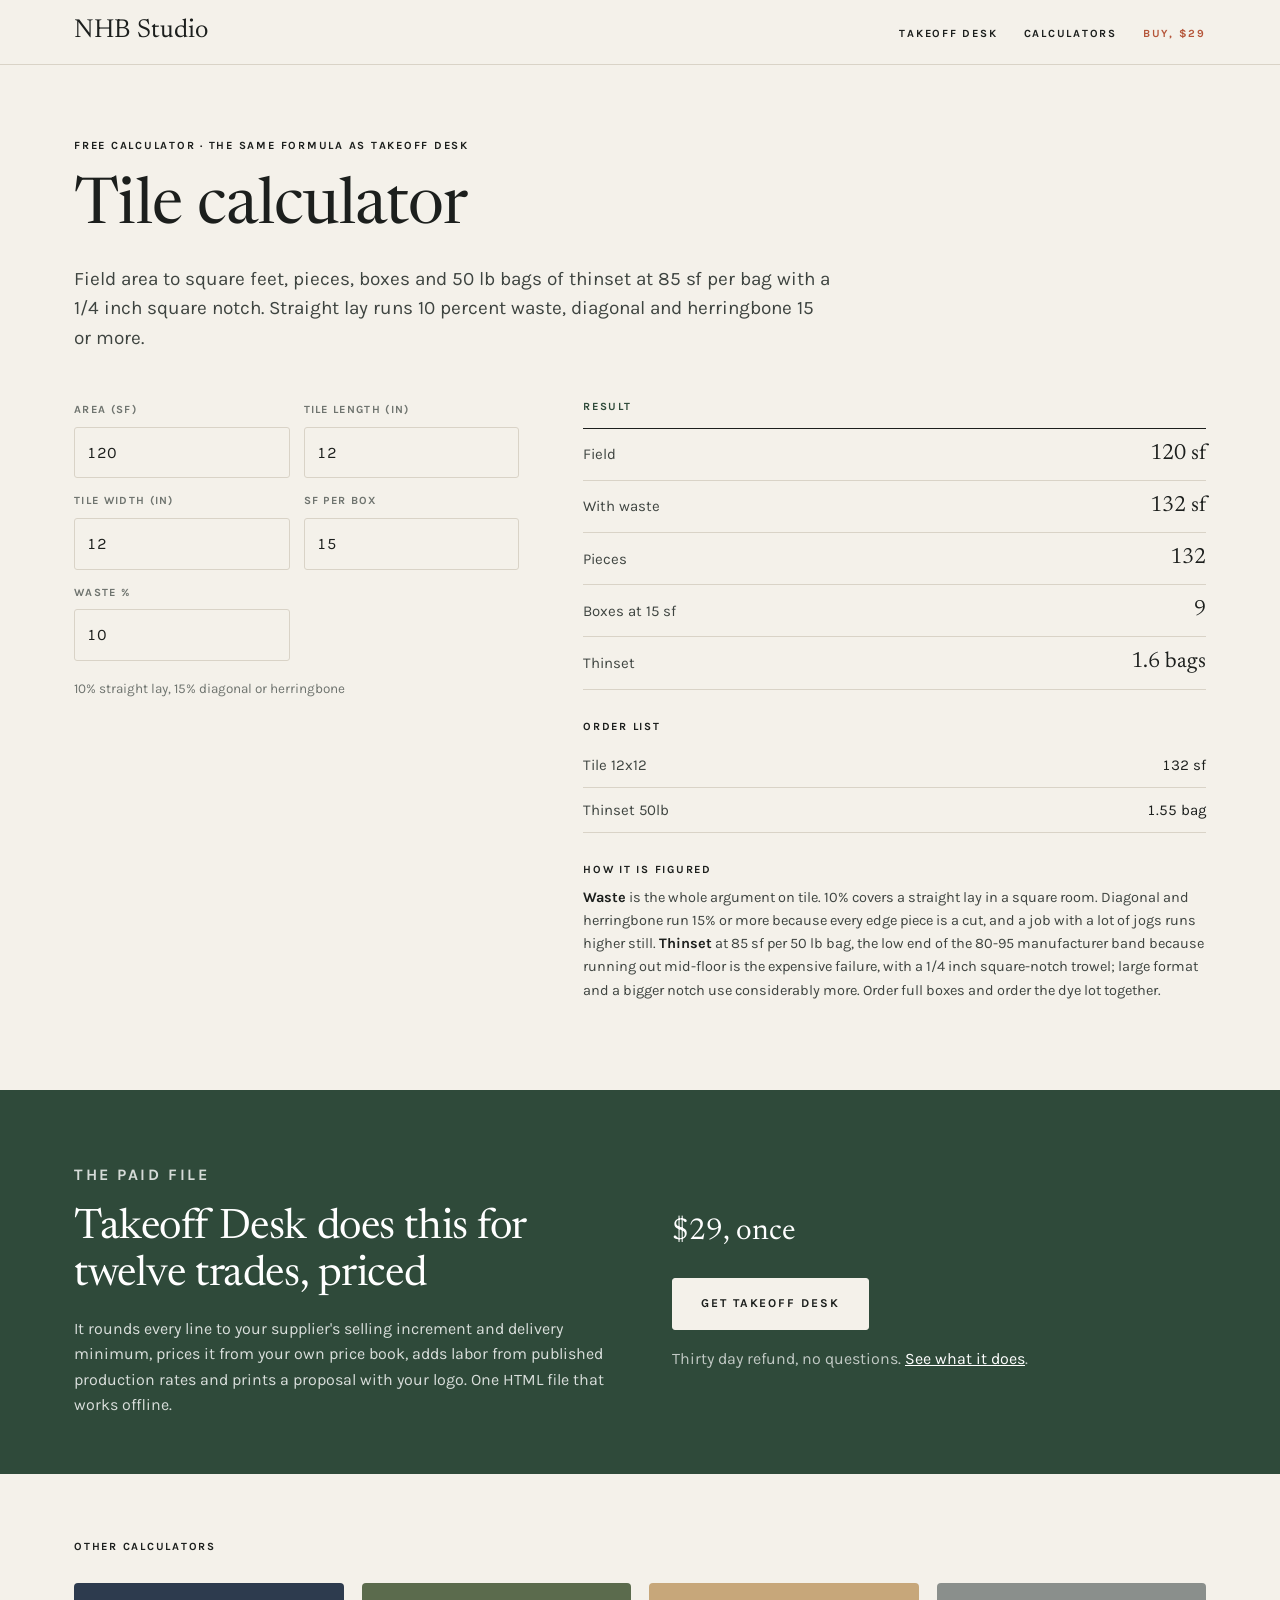
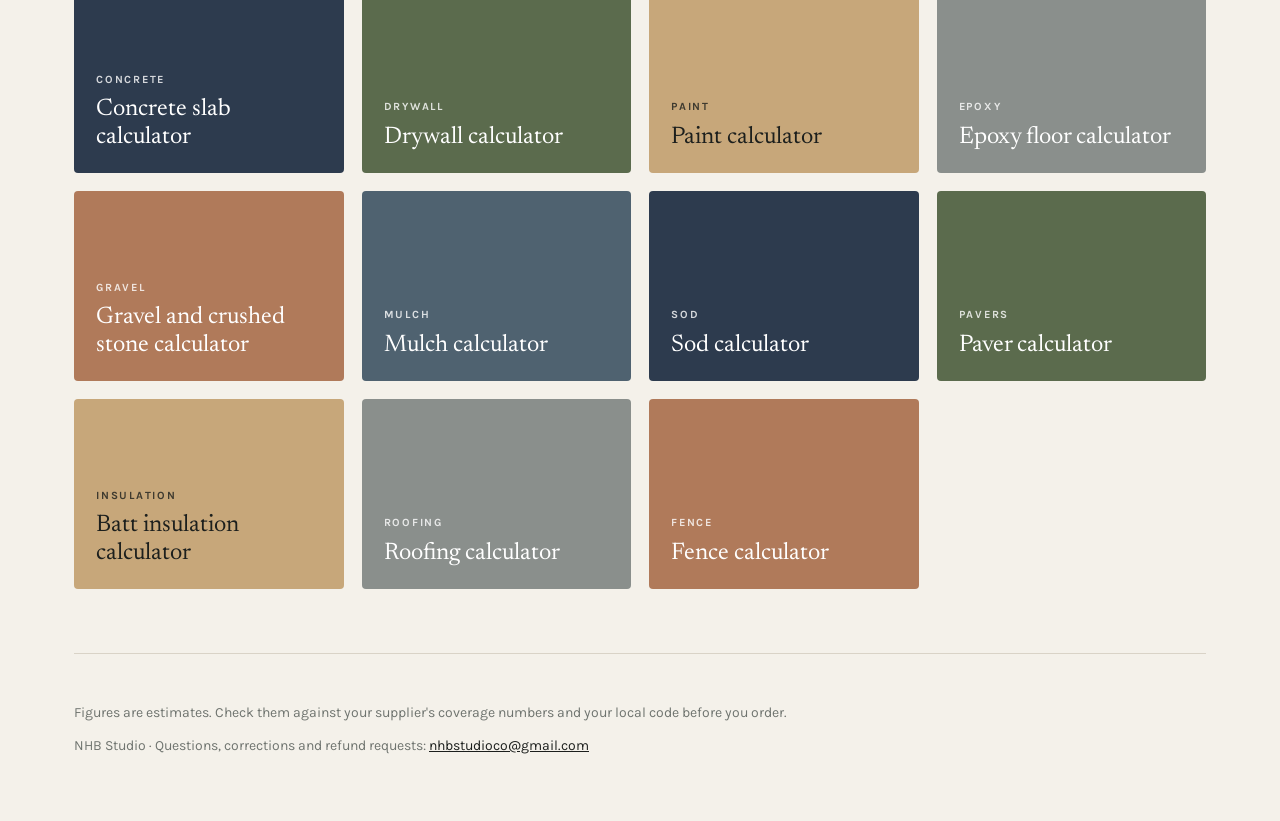
<file: takeoff-desk/tile-calculator.html>
<!doctype html>
<html lang="en">
<head>
<meta charset="utf-8">
<meta name="viewport" content="width=device-width,initial-scale=1">
<title>Tile calculator with waste by pattern and thinset bags</title>
<meta name="description" content="Field area to square feet, pieces, boxes and 50 lb bags of thinset at 85 sf per bag with a 1/4 inch square notch. Straight lay runs 10 percent waste, diagonal and herringbone 15 or more.">
<link rel="canonical" href="https://nhbstudio.co/takeoff-desk/tile-calculator.html">
<link rel="preconnect" href="https://fonts.googleapis.com">
<link rel="preconnect" href="https://fonts.gstatic.com" crossorigin>
<link rel="stylesheet" href="https://fonts.googleapis.com/css2?family=Karla:wght@400;700&family=Newsreader:ital,opsz,wght@0,6..72,400;1,6..72,400&display=swap">
<link rel="stylesheet" href="/site.css">
</head>
<body>
<header class="topbar"><div class="wrap"><a class="wordmark" href="/">NHB Studio</a><ul class="topnav"><li><a href="/takeoff-desk/">Takeoff Desk</a></li><li><a href="/takeoff-desk/concrete-calculator.html">Calculators</a></li><li><a class="sale" href="https://nhbstudio.gumroad.com/l/takeoff-desk?utm_source=nhbstudio.co&amp;utm_medium=nav&amp;utm_campaign=takeoff-desk">Buy, $29</a></li></ul></div></header>
<main class="wrap">
<div class="hero" style="padding-bottom:0">
<p class="eyebrow">Free calculator &middot; the same formula as Takeoff Desk</p>
<h1>Tile calculator</h1>
<p class="lead" style="margin-top:22px;max-width:40em">Field area to square feet, pieces, boxes and 50 lb bags of thinset at 85 sf per bag with a 1/4 inch square notch. Straight lay runs 10 percent waste, diagonal and herringbone 15 or more.</p>
</div>
<div class="calc" style="margin-top:48px">
<div id="calc"><p class="calc-note">This calculator needs JavaScript.</p></div>
<div class="out" id="out"></div>
</div>
</main>
<div class="band"><div class="wrap"><div><p class="eyebrow" style="color:rgba(255,255,255,.8)">The paid file</p><h2>Takeoff Desk does this for twelve trades, priced</h2><p>It rounds every line to your supplier's selling increment and delivery minimum, prices it from your own price book, adds labor from published production rates and prints a proposal with your logo. One HTML file that works offline.</p></div><div><p class="price">$29, once</p><a class="buy" href="https://nhbstudio.gumroad.com/l/takeoff-desk?utm_source=nhbstudio.co&amp;utm_medium=calculator&amp;utm_campaign=takeoff-desk&amp;utm_content=tile">Get Takeoff Desk</a><p class="buy-note" style="color:rgba(255,255,255,.7)">Thirty day refund, no questions. <a href="/takeoff-desk/" style="color:#fff">See what it does</a>.</p></div></div></div>
<main class="wrap">
<div class="more"><p class="eyebrow">Other calculators</p><ul class="tones"><li><a class="t1" href="/takeoff-desk/concrete-calculator.html"><small>concrete</small>Concrete slab calculator</a></li><li><a class="t2" href="/takeoff-desk/drywall-calculator.html"><small>drywall</small>Drywall calculator</a></li><li><a class="t3" href="/takeoff-desk/paint-calculator.html"><small>paint</small>Paint calculator</a></li><li><a class="t4" href="/takeoff-desk/epoxy-calculator.html"><small>epoxy</small>Epoxy floor calculator</a></li><li><a class="t5" href="/takeoff-desk/gravel-calculator.html"><small>gravel</small>Gravel and crushed stone calculator</a></li><li><a class="t6" href="/takeoff-desk/mulch-calculator.html"><small>mulch</small>Mulch calculator</a></li><li><a class="t1" href="/takeoff-desk/sod-calculator.html"><small>sod</small>Sod calculator</a></li><li><a class="t2" href="/takeoff-desk/pavers-calculator.html"><small>pavers</small>Paver calculator</a></li><li><a class="t3" href="/takeoff-desk/insulation-calculator.html"><small>insulation</small>Batt insulation calculator</a></li><li><a class="t4" href="/takeoff-desk/roofing-calculator.html"><small>roofing</small>Roofing calculator</a></li><li><a class="t5" href="/takeoff-desk/fence-calculator.html"><small>fence</small>Fence calculator</a></li></ul></div>
<footer><p>Figures are estimates. Check them against your supplier's coverage numbers and your local code before you order.</p><p>NHB Studio &middot; Questions, corrections and refund requests: <a href="mailto:nhbstudioco@gmail.com">nhbstudioco@gmail.com</a></p></footer>
</main>
<script>window.TRADE="tile"</script>
<script src="calc.js"></script>
</body>
</html>
</file>
<file: site.css>
:root{
  --paper:#f4f1ea;--paper-2:#ebe6dc;--white:#fbf9f5;
  --ink:#1c1f1d;--body:#3e4440;--muted:#6f746f;--rule:#d9d3c7;
  --green:#2f4a3a;--brand:#2f4a3a;--green-2:#243b2e;--sale:#b5563a;
  --tone-navy:#2d3b4e;--tone-olive:#5b6b4d;--tone-tan:#c7a77a;--tone-grey:#8a8f8c;--tone-clay:#b07a5a;--tone-slate:#4f6270;
  --serif:"Newsreader",Georgia,"Times New Roman",serif;
  --sans:"Karla","Helvetica Neue",Arial,sans-serif;
}
*{box-sizing:border-box}
html{-webkit-text-size-adjust:100%}
body{margin:0;background:var(--paper);color:var(--body);font:16px/1.6 var(--sans)}
h1,h2,h3{font-family:var(--serif);font-weight:400;color:var(--ink);margin:0;line-height:1.1;letter-spacing:-.01em}
h1{font-size:clamp(38px,5.2vw,64px)}
h2{font-size:clamp(28px,3.4vw,42px);line-height:1.12}
h3{font-size:24px;line-height:1.2}
p{margin:0}
a{color:var(--green)}
.wrap{max-width:1180px;margin:0 auto;padding:0 24px}
.eyebrow,.label{font-family:var(--sans);font-size:11px;font-weight:700;letter-spacing:.16em;text-transform:uppercase;color:var(--ink);margin-bottom:18px}
.lead{font-size:clamp(17px,1.6vw,19px);line-height:1.55;color:var(--body)}
.topbar{border-bottom:1px solid var(--rule);background:var(--paper)}
.topbar .wrap{display:flex;align-items:center;justify-content:space-between;height:64px}
.wordmark{font-family:var(--serif);font-size:26px;color:var(--ink);text-decoration:none;letter-spacing:.005em;white-space:nowrap}
.topnav{display:flex;gap:26px;list-style:none;margin:0;padding:0}
.topnav a{font-size:11px;font-weight:700;letter-spacing:.16em;text-transform:uppercase;color:var(--ink);text-decoration:none;white-space:nowrap}
.topnav a.sale{color:var(--sale)}
@media(max-width:600px){.wordmark{font-size:22px}.topnav{gap:14px}.topnav a{font-size:10px;letter-spacing:.12em}.topnav li:nth-child(n+3){display:none}}
.btn,.buy{display:inline-flex;align-items:center;gap:14px;background:var(--green);color:#fff;border:1px solid var(--green);
  padding:15px 28px;font-family:var(--sans);font-size:12px;font-weight:700;letter-spacing:.16em;text-transform:uppercase;
  text-decoration:none;border-radius:3px;cursor:pointer;transition:background .15s ease}
.btn:hover,.buy:hover{background:var(--green-2)}
.btn.ghost{background:transparent;color:var(--ink);border-color:var(--ink)}
.btn.ghost:hover{background:var(--ink);color:var(--paper)}
.buy .amt{font-family:var(--serif);font-size:18px;letter-spacing:0;text-transform:none;font-weight:400}
.buy-note{font-size:14px;color:var(--muted);margin-top:14px}
a:focus-visible,button:focus-visible,input:focus-visible,select:focus-visible,summary:focus-visible{outline:2px solid var(--green);outline-offset:3px}
.hero{padding:72px 0 24px}
.hero-grid{display:grid;gap:48px;grid-template-columns:1fr}
@media(min-width:960px){.hero-grid{grid-template-columns:1.05fr .95fr;gap:72px;align-items:start}}
.hero h1 .hl{color:var(--green);font-style:italic}
.hero .lead{margin-top:24px;max-width:32em}
.hero-cta{margin-top:36px}
.trust{display:flex;flex-wrap:wrap;gap:8px 26px;margin:36px 0 0;padding:28px 0 0;border-top:1px solid var(--rule);font-size:14px;color:var(--muted);list-style:none}
.trust li{display:flex;align-items:center;gap:8px}
.tick{width:14px;height:14px;flex:none;color:var(--green)}
.demo{background:var(--white);border:1px solid var(--rule);border-radius:3px}
.demo-hd{display:flex;align-items:center;gap:10px;padding:14px 22px;border-bottom:1px solid var(--rule)}
.dots{display:none}
.demo-hd span{font-size:11px;font-weight:700;letter-spacing:.16em;text-transform:uppercase;color:var(--ink)}
.demo-bd{padding:24px 22px}
.fields{display:grid;grid-template-columns:repeat(auto-fit,minmax(9em,1fr));gap:14px}
.field label,label{display:block;font-size:11px;font-weight:700;letter-spacing:.12em;text-transform:uppercase;color:var(--muted);margin-bottom:8px}
.field input,.field select,.calc input{width:100%;padding:12px 12px;font:inherit;font-size:16px;background:var(--paper);color:var(--ink);
  border:1px solid var(--rule);border-radius:3px;font-variant-numeric:tabular-nums}
.result{margin-top:22px;background:var(--paper);border-top:1px solid var(--ink);padding:20px 0 0}
.result .cap{font-size:11px;font-weight:700;letter-spacing:.16em;text-transform:uppercase;color:var(--green)}
.result .big{font-family:var(--serif);font-size:clamp(34px,4.6vw,46px);color:var(--ink);margin:8px 0 4px;font-variant-numeric:tabular-nums;line-height:1.05}
.result .sub{font-size:14px;color:var(--muted)}
.rows{margin-top:16px;border-top:1px solid var(--rule);padding-top:6px}
.rows div{display:flex;justify-content:space-between;gap:14px;padding:8px 0;font-size:14.5px;border-bottom:1px solid var(--rule)}
.rows span:last-child{font-variant-numeric:tabular-nums;color:var(--ink)}
.alert,.flag{margin-top:14px;background:var(--paper-2);border-left:3px solid var(--sale);color:var(--ink);padding:12px 14px;font-size:14px;line-height:1.5}
.alert[hidden]{display:none}
.demo-ft{padding:12px 22px;border-top:1px solid var(--rule);font-size:13px;color:var(--muted)}
section{padding:88px 0}
section+section{border-top:1px solid var(--rule)}
.sec-head{max-width:640px;margin-bottom:48px}
.sec-head h2+p{margin-top:18px;font-size:17px;color:var(--body)}
.split{display:grid;gap:40px;grid-template-columns:1fr}
@media(min-width:880px){.split{grid-template-columns:1fr 1fr;gap:72px;align-items:center}}
.grid3{display:grid;gap:1px;background:var(--rule);border:1px solid var(--rule)}
@media(min-width:700px){.grid3{grid-template-columns:repeat(2,1fr)}}
@media(min-width:980px){.grid3{grid-template-columns:repeat(3,1fr)}}
.card{background:var(--paper);padding:32px 28px}
.feat h3{margin:0 0 10px;font-size:22px}
.feat p{font-size:15px;color:var(--body);line-height:1.55}
.ic{width:36px;height:36px;color:var(--green);margin-bottom:22px}
.ic svg{width:28px;height:28px}
.mm{display:grid;gap:1px;background:var(--rule);border:1px solid var(--rule)}
@media(min-width:620px){.mm{grid-template-columns:1fr 1fr}}
.mm-card{padding:26px;background:var(--paper)}
.mm-card.on{background:var(--green);color:#fff}
.mm-card .k{font-size:11px;font-weight:700;letter-spacing:.14em;text-transform:uppercase;color:inherit;opacity:.8}
.mm-card .v{font-family:var(--serif);font-size:40px;color:inherit;margin:10px 0 4px;line-height:1;font-variant-numeric:tabular-nums}
.mm-card .d{font-size:14px;color:inherit;opacity:.8}
.gap-note{margin-top:18px;font-size:16px;color:var(--ink);border-left:3px solid var(--sale);padding:10px 16px}
.tablewrap{overflow-x:auto;border-top:1px solid var(--ink)}
table{width:100%;border-collapse:collapse;font-size:15px;min-width:520px}
th{text-align:left;font-size:11px;text-transform:uppercase;letter-spacing:.14em;color:var(--muted);font-weight:700;padding:14px 16px 14px 0;border-bottom:1px solid var(--rule)}
td{padding:15px 16px 15px 0;border-bottom:1px solid var(--rule);color:var(--body);vertical-align:top}
tr.us td{color:var(--ink);font-weight:700;background:var(--paper-2);padding-left:12px}
td.num,th.num{text-align:right;font-variant-numeric:tabular-nums;white-space:nowrap}
caption{caption-side:bottom;text-align:left;padding:14px 0 0;font-size:13px;color:var(--muted);line-height:1.5}
.paper{background:var(--white);border:1px solid var(--rule);padding:30px;font-size:12.5px;color:var(--body)}
.paper-hd{display:flex;justify-content:space-between;align-items:flex-start;border-bottom:2px solid var(--ink);padding-bottom:14px;margin-bottom:16px;gap:14px}
.paper .co{display:flex;align-items:center;gap:10px}
.paper .logo{width:34px;height:34px;background:var(--green);color:#fff;flex:none;display:flex;align-items:center;justify-content:center}
.paper .logo svg{width:18px;height:18px}
.paper .nm{font-family:var(--serif);font-weight:400;color:var(--ink);font-size:16px;line-height:1.2;display:block}
.paper .sm{font-size:10.5px;color:var(--muted);letter-spacing:.08em;text-transform:uppercase;display:block}
.paper .doc{text-align:right}
.paper .doc b{display:block;font-size:12px;color:var(--ink);letter-spacing:.16em}
.paper table{min-width:0;font-size:12px}
.paper th,.paper td{padding:6px 0;border-bottom:1px solid var(--rule)}
.paper tfoot td{border:0;padding-top:11px;font-family:var(--serif);color:var(--ink);font-size:15px}
.paper .terms{margin-top:15px;padding-top:11px;border-top:1px solid var(--rule);font-size:10.5px;color:var(--muted);line-height:1.5}
.faq{border-top:1px solid var(--ink)}
.faq details{border-bottom:1px solid var(--rule)}
.faq summary{padding:22px 40px 22px 0;cursor:pointer;list-style:none;position:relative;font-family:var(--serif);color:var(--ink);font-size:22px}
.faq summary::-webkit-details-marker{display:none}
.faq summary::after{content:"";position:absolute;right:6px;top:50%;width:9px;height:9px;border-right:1.5px solid var(--ink);border-bottom:1.5px solid var(--ink);transform:translateY(-70%) rotate(45deg);transition:transform .2s ease}
.faq details[open] summary::after{transform:translateY(-30%) rotate(225deg)}
.faq .ans{padding:0 0 24px;font-size:16px;color:var(--body);max-width:60em}
.final{background:var(--green);color:#fff;padding:clamp(48px,7vw,88px) 24px;text-align:center;margin:0 0 88px}
.final h2{color:#fff}
.final p{color:rgba(255,255,255,.82);margin:20px auto 0;max-width:36em;font-size:17px}
.final .buy{background:var(--paper);color:var(--ink);border-color:var(--paper);margin-top:34px}
.final .buy:hover{background:#fff}
.rating{margin-top:26px;font-size:14px;color:rgba(255,255,255,.75)}
footer{padding:48px 0 64px;font-size:14px;color:var(--muted);border-top:1px solid var(--rule)}
footer p+p{margin-top:10px}
footer a{color:var(--ink)}
.reveal{opacity:0;transform:translateY(14px);transition:opacity .5s ease,transform .5s ease}
.reveal.in{opacity:1;transform:none}
@media(prefers-reduced-motion:reduce){.reveal{opacity:1;transform:none;transition:none}}
.sr{position:absolute;width:1px;height:1px;padding:0;margin:-1px;overflow:hidden;clip:rect(0,0,0,0);white-space:nowrap;border:0}
.tones{display:grid;grid-template-columns:repeat(2,1fr);gap:14px;list-style:none;margin:28px 0 0;padding:0}
@media(min-width:900px){.tones{grid-template-columns:repeat(4,1fr);gap:18px}}
.tones a{display:flex;flex-direction:column;justify-content:flex-end;min-height:190px;padding:22px;color:#fff;text-decoration:none;border-radius:4px;font-family:var(--serif);font-size:24px;line-height:1.15}
.tones a small{display:block;font-family:var(--sans);font-size:11px;font-weight:700;letter-spacing:.16em;text-transform:uppercase;opacity:.8;margin-bottom:10px}
.tones a:hover{filter:brightness(1.08)}
.t1{background:var(--tone-navy)}.t2{background:var(--tone-olive)}.t3{background:var(--tone-tan);color:var(--ink)!important}.t4{background:var(--tone-grey)}.t5{background:var(--tone-clay)}.t6{background:var(--tone-slate)}
.calc{display:grid;gap:40px;grid-template-columns:1fr}
@media(min-width:900px){.calc{grid-template-columns:5fr 7fr;gap:64px;align-items:start}}
.calc .fields{grid-template-columns:1fr 1fr}
.calc-note{margin-top:18px;font-size:13.5px;color:var(--muted);line-height:1.5}
.out h2{font-size:11px;font-family:var(--sans);font-weight:700;letter-spacing:.16em;text-transform:uppercase;color:var(--green);margin:0 0 14px}
.out h3{font-family:var(--sans);font-size:11px;font-weight:700;letter-spacing:.16em;text-transform:uppercase;color:var(--ink);margin:30px 0 10px}
table.sum{min-width:0;border-top:1px solid var(--ink)}
table.sum th{font-family:var(--sans);text-transform:none;letter-spacing:0;font-size:15px;font-weight:400;color:var(--body);padding:12px 12px 12px 0}
table.sum td{font-family:var(--serif);font-size:22px;color:var(--ink);text-align:right;padding:8px 0}
.lines{list-style:none;padding:0;margin:0}
.lines li{display:flex;justify-content:space-between;gap:16px;padding:10px 0;border-bottom:1px solid var(--rule);font-size:15px}
.lines li b{font-weight:400;color:var(--ink);font-variant-numeric:tabular-nums;white-space:nowrap}
.method{font-size:14.5px;color:var(--body);line-height:1.6;max-width:60em}
.method b{color:var(--ink);font-weight:700}
.band{background:var(--green);color:#fff;padding:56px 0;margin-top:88px}
.band .wrap{display:grid;gap:32px;grid-template-columns:1fr}
@media(min-width:880px){.band .wrap{grid-template-columns:1fr 1fr;align-items:center;gap:64px}}
.band h2{color:#fff}
.band p{color:rgba(255,255,255,.82);margin-top:16px;font-size:16px}
.band .price{font-family:var(--serif);font-size:30px;color:#fff;margin-bottom:22px}
.band .buy{background:var(--paper);color:var(--ink);border-color:var(--paper)}
.band .buy:hover{background:#fff}
.more{padding:64px 0}
.more h2{font-size:28px;margin-bottom:26px}
.home-hero{padding:96px 0 72px;border-bottom:1px solid var(--rule)}
.home-hero h1{max-width:12em}
.home-hero .lead{margin-top:24px;max-width:30em}
.product{display:grid;gap:36px;grid-template-columns:1fr;padding:72px 0;border-bottom:1px solid var(--rule)}
@media(min-width:880px){.product{grid-template-columns:1fr 1fr;gap:72px;align-items:center}}
.product .price{font-family:var(--serif);font-size:26px;color:var(--ink);margin:12px 0 18px}
.specimen{background:var(--white);border:1px solid var(--rule);padding:26px 28px}
.specimen .label{color:var(--green);margin-bottom:10px}
.specimen .big{font-family:var(--serif);font-size:44px;color:var(--ink);line-height:1.05;margin-bottom:6px}
.specimen .sub{font-size:14px;color:var(--muted)}
.specimen .rows{margin-top:16px}
.three{display:grid;gap:40px;grid-template-columns:1fr;padding:72px 0}
@media(min-width:760px){.three{grid-template-columns:repeat(3,1fr)}}
.three p{font-size:15px;line-height:1.55}
</file>
